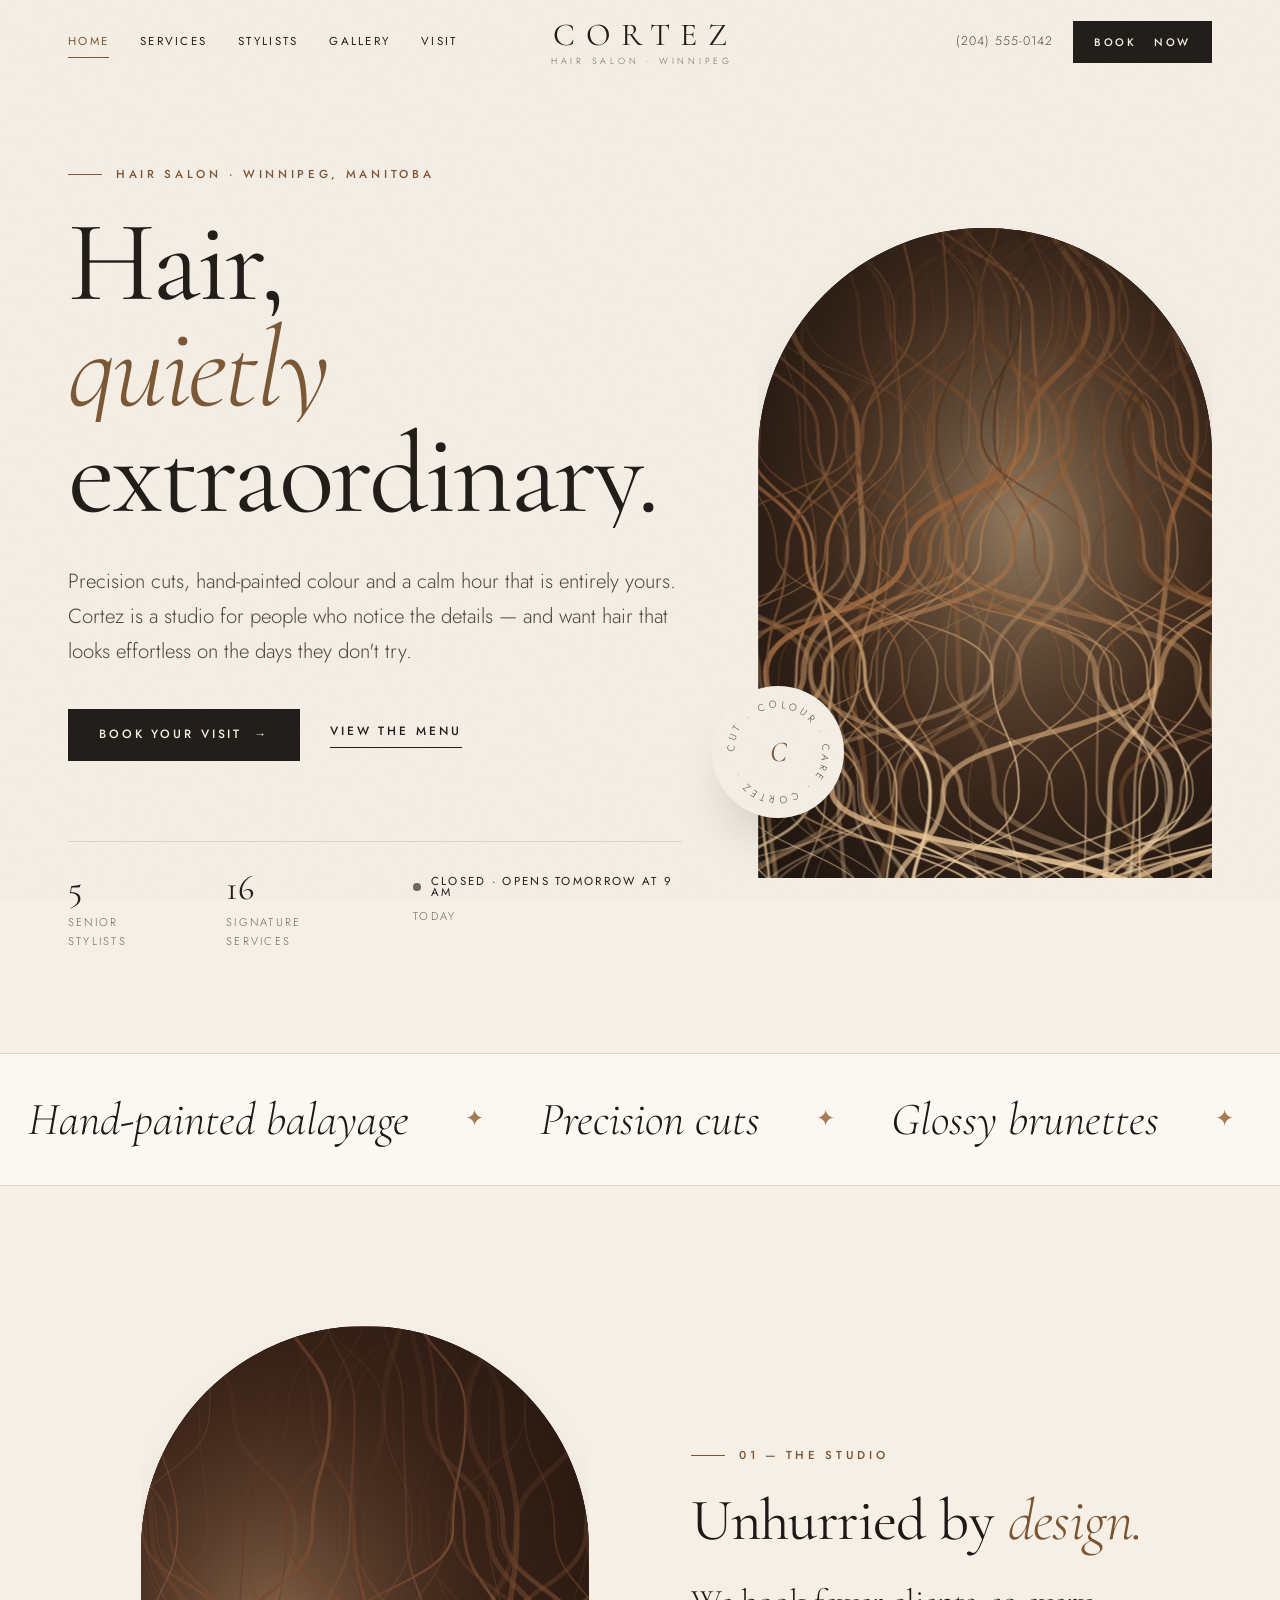
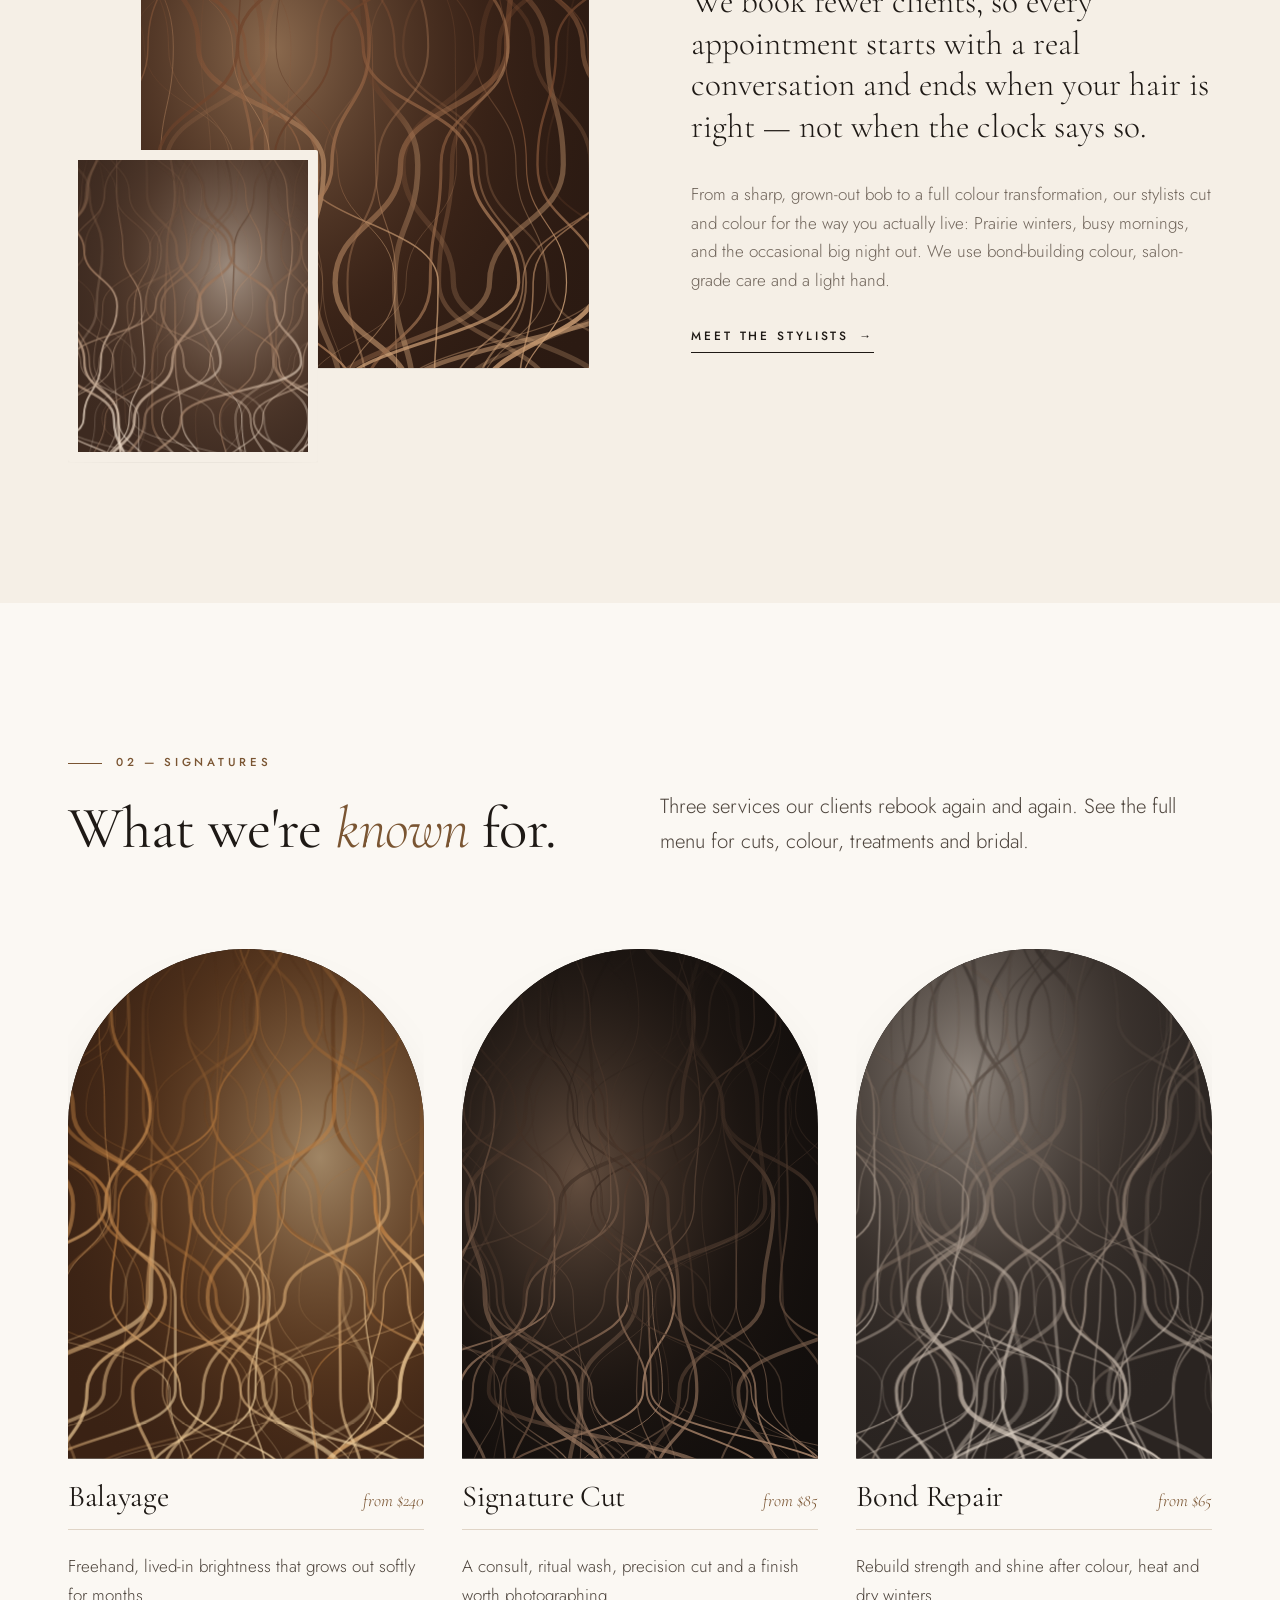
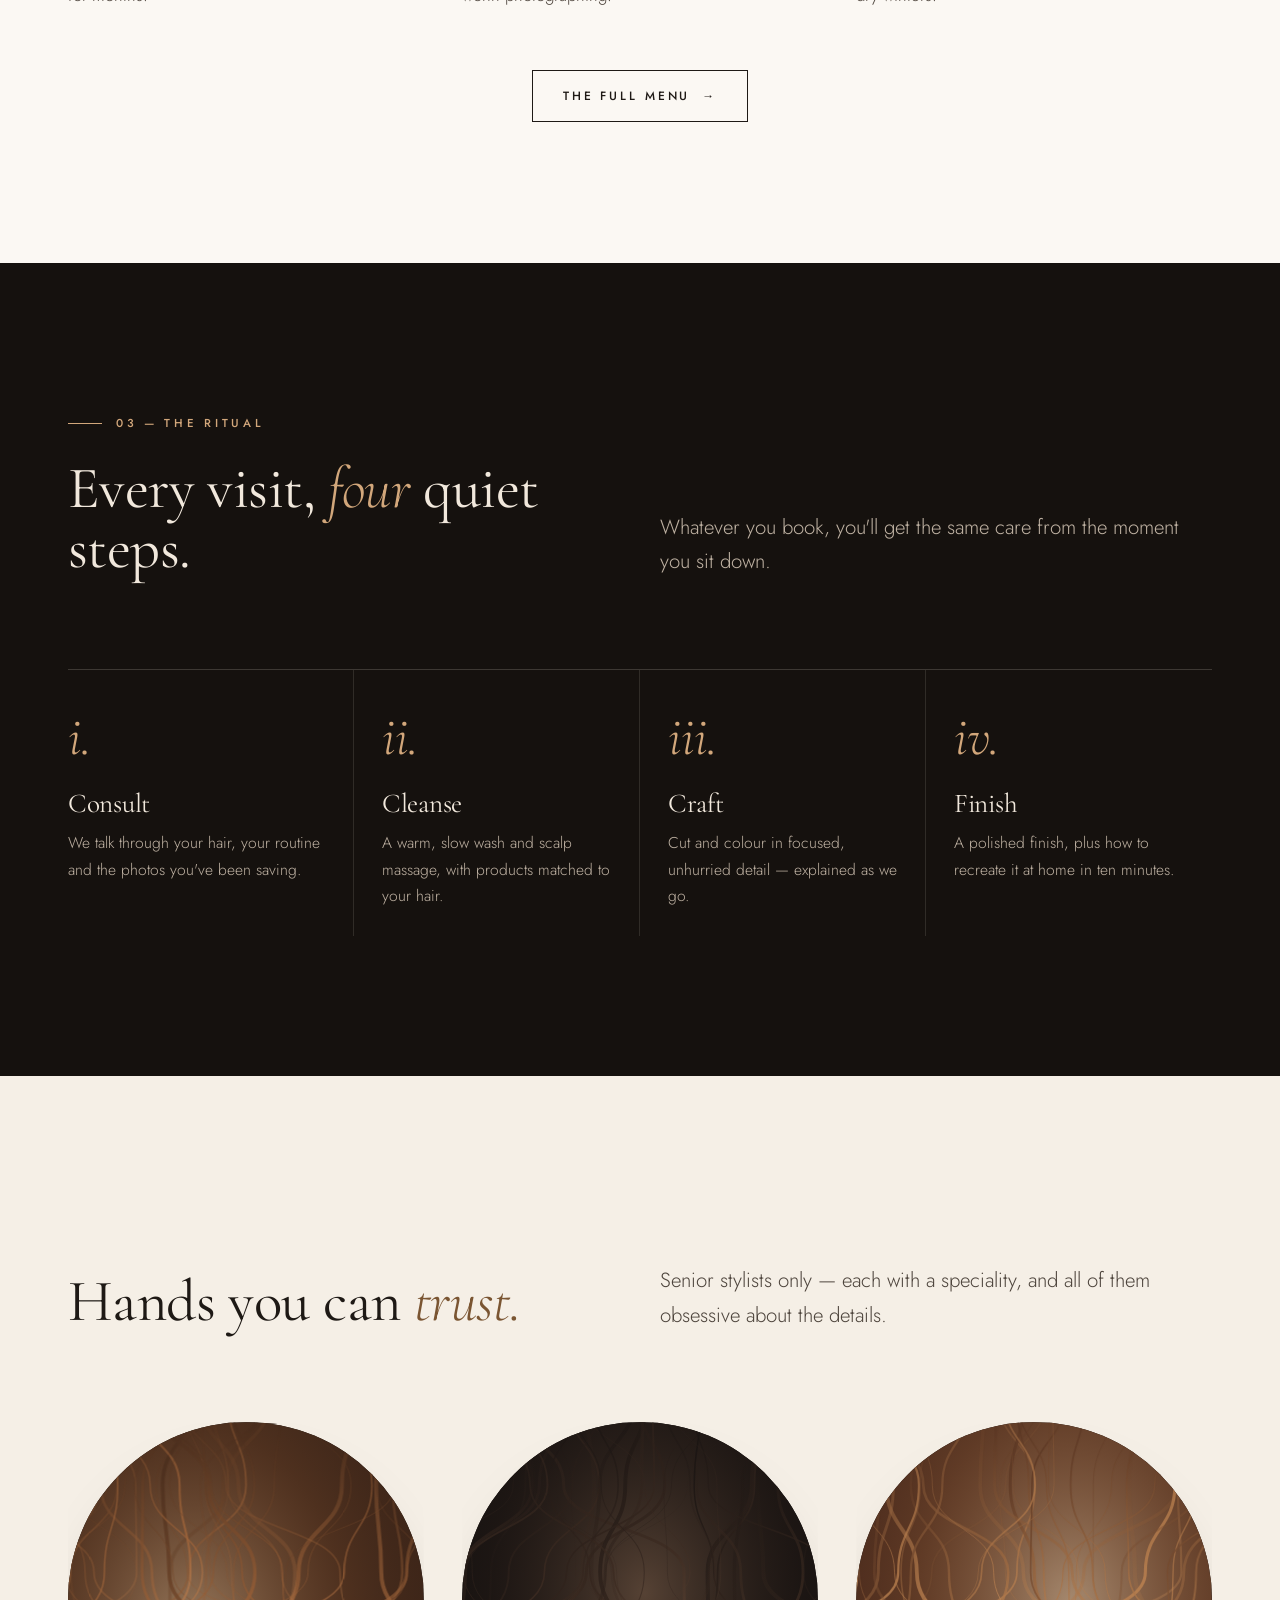
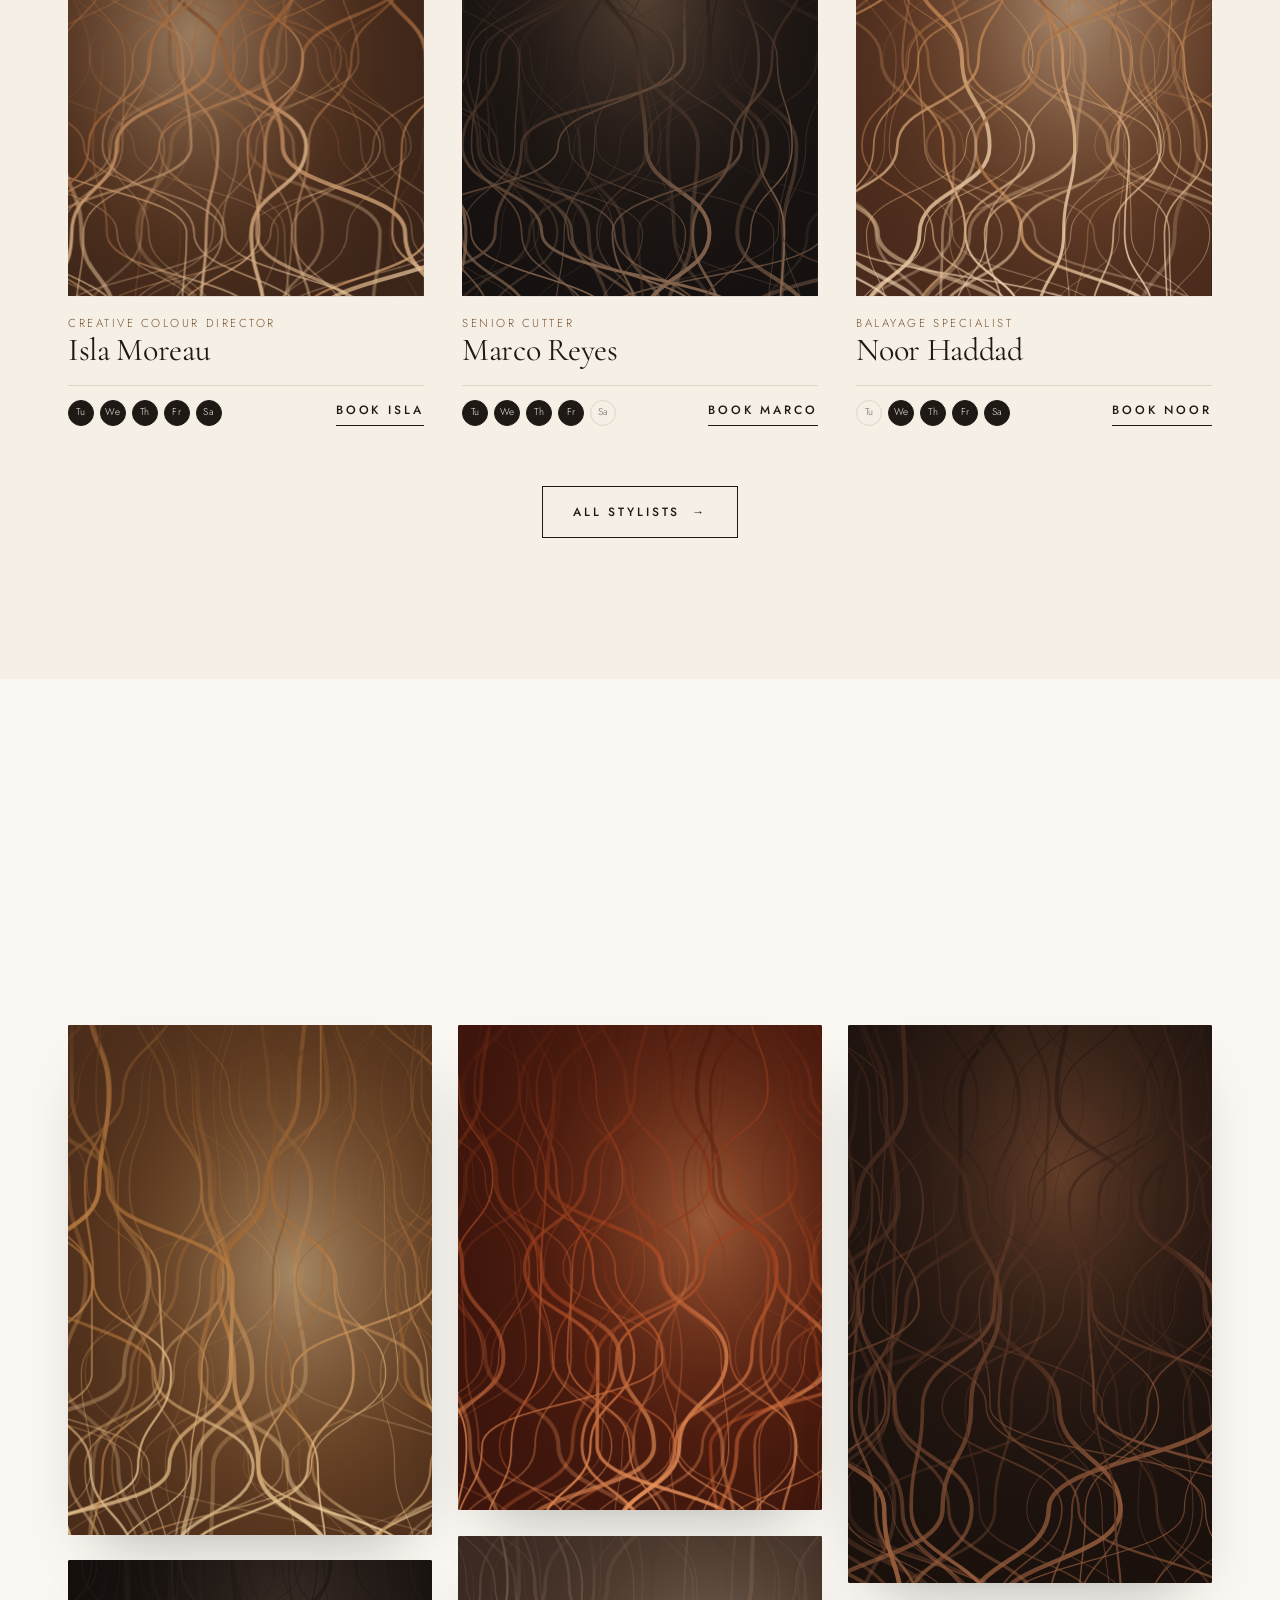
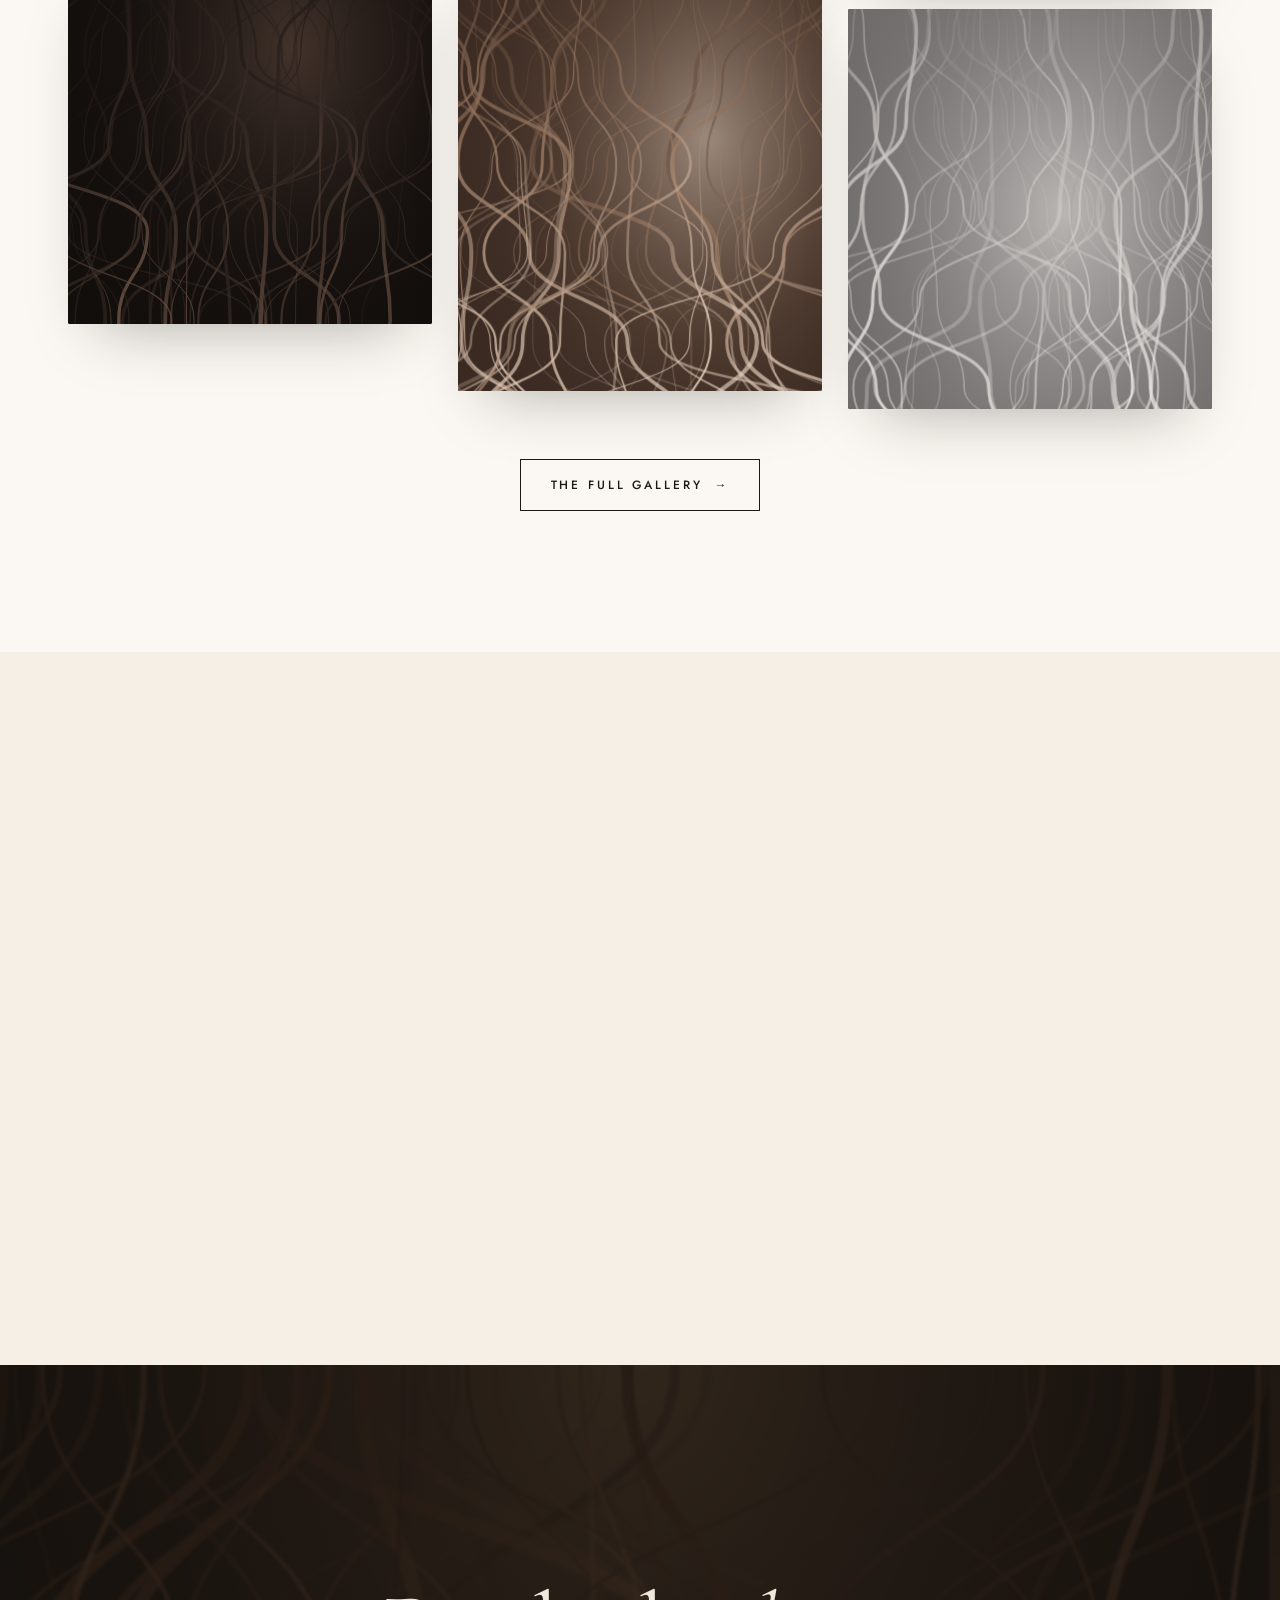
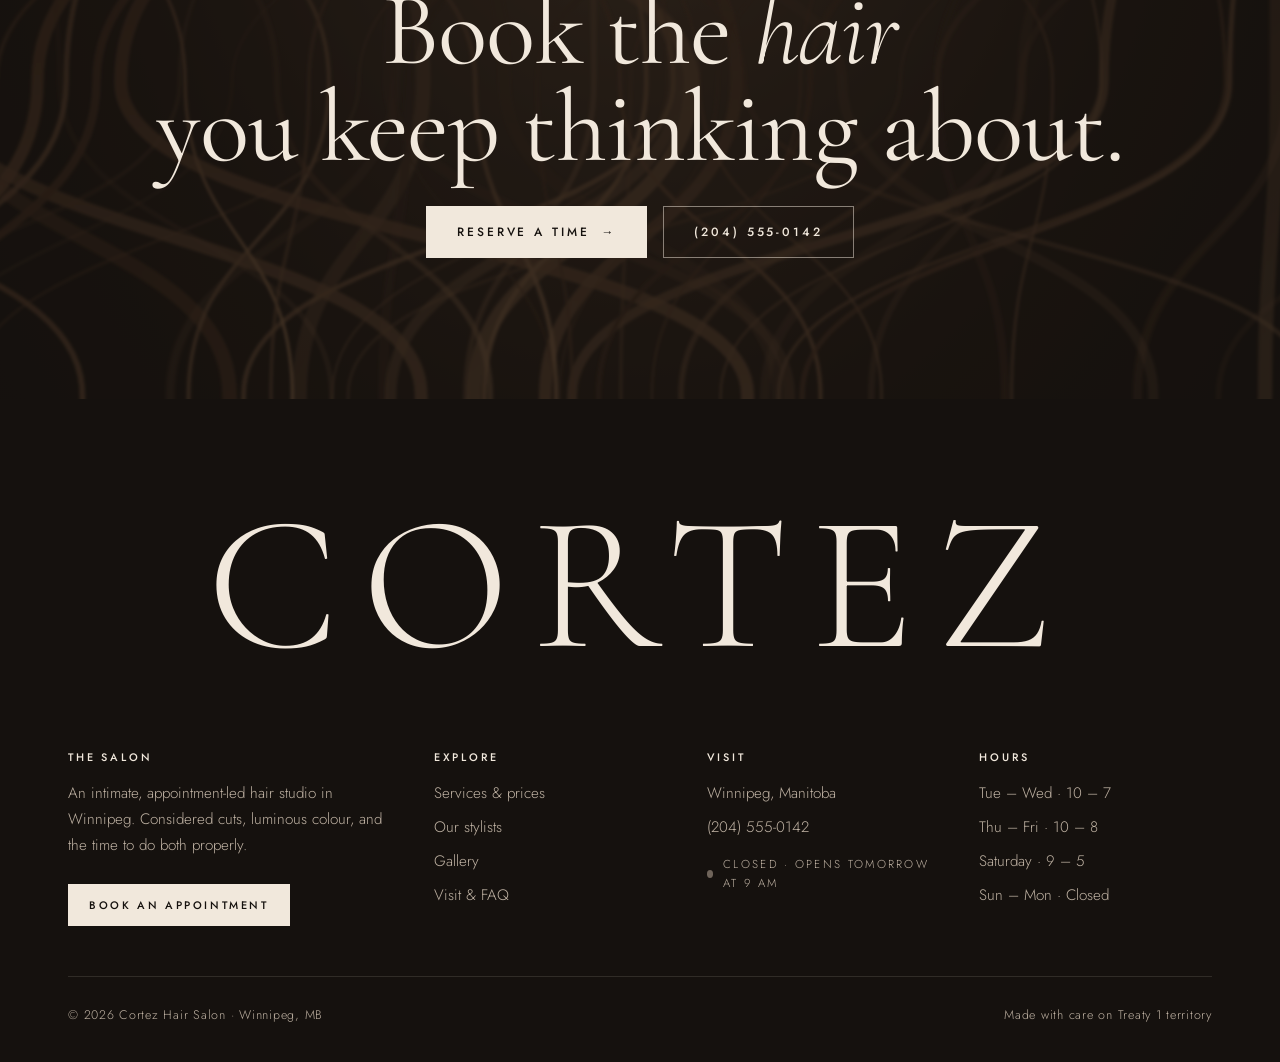
<file: projects/cortez-salon/index.html>
<!doctype html>
<html lang="en-CA">
<head>
<meta charset="utf-8">
<meta name="viewport" content="width=device-width, initial-scale=1">
<title>Cortez Hair Salon · Winnipeg — Cuts, Colour & Care</title>
<meta name="description" content="Cortez is an elegant, appointment-led hair salon in Winnipeg, Manitoba: precision cuts, hand-painted balayage, colour, treatments and bridal styling.">
<meta name="theme-color" content="#f5efe6">
<meta property="og:title" content="Cortez Hair Salon · Winnipeg — Cuts, Colour & Care">
<meta property="og:description" content="Cortez is an elegant, appointment-led hair salon in Winnipeg, Manitoba: precision cuts, hand-painted balayage, colour, treatments and bridal styling.">
<link rel="icon" href="data:image/svg+xml,%3Csvg xmlns='http://www.w3.org/2000/svg' viewBox='0 0 64 64'%3E%3Crect width='64' height='64' fill='%2315110e'/%3E%3Ctext x='50%25' y='56%25' text-anchor='middle' dominant-baseline='middle' font-family='Georgia,serif' font-style='italic' font-size='40' fill='%23d2a77b'%3EC%3C/text%3E%3C/svg%3E">
<link rel="preconnect" href="https://fonts.googleapis.com">
<link rel="preconnect" href="https://fonts.gstatic.com" crossorigin>
<link href="https://fonts.googleapis.com/css2?family=Cormorant+Garamond:ital,wght@0,300;0,400;0,500;1,300;1,400&family=Jost:wght@300;400;500&display=swap" rel="stylesheet">
<link rel="stylesheet" href="assets/css/styles.css">
</head>
<body data-page="index">
<a class="skip" href="#main">Skip to content</a>
<header class="hdr">
  <div class="wrap hdr__in">
    <button class="burger" type="button" aria-expanded="false" aria-controls="drawer" aria-label="Open menu"><span></span><span></span></button>
    <nav class="nav" aria-label="Main"><a href="index.html" data-nav="index">Home</a><a href="services.html" data-nav="services">Services</a><a href="team.html" data-nav="team">Stylists</a><a href="gallery.html" data-nav="gallery">Gallery</a><a href="contact.html" data-nav="contact">Visit</a></nav>
    <a class="brand" href="index.html" aria-label="Cortez Hair Salon, home"><span class="brand__name">CORTEZ</span><span class="brand__sub">Hair Salon · Winnipeg</span></a>
    <div class="hdr__right"><a class="hdr__phone" data-phone href="#"></a><a class="btn btn--sm" href="book.html">Book <span class="lbl-long">&nbsp;now</span></a></div>
  </div>
</header>
<div class="drawer" id="drawer" aria-hidden="true">
  <nav aria-label="Mobile"><a href="index.html" data-nav="index"><small>01</small>Home</a><a href="services.html" data-nav="services"><small>02</small>Services</a><a href="team.html" data-nav="team"><small>03</small>Stylists</a><a href="gallery.html" data-nav="gallery"><small>04</small>Gallery</a><a href="contact.html" data-nav="contact"><small>05</small>Visit</a><a href="book.html" data-nav="book"><small>06</small>Book</a></nav>
  <div class="drawer__foot"><span data-status class="status"></span><a data-phone href="#"></a><span>Winnipeg, Manitoba</span></div>
</div>
<main id="main">
<section class="hero">
  <div class="wrap hero__grid">
    <div>
      <span class="eyebrow rv">Hair Salon · Winnipeg, Manitoba</span>
      <h1 class="display"><span class="ln"><span>Hair,</span></span><span class="ln"><span><em>quietly</em></span></span><span class="ln"><span>extraordinary.</span></span></h1>
      <p class="lede rv rv-d2">Precision cuts, hand-painted colour and a calm hour that is entirely yours. Cortez is a studio for people who notice the details — and want hair that looks effortless on the days they don't try.</p>
      <div class="hero__cta rv rv-d3"><a class="btn" href="book.html">Book your visit <span class="arr" aria-hidden="true">→</span></a><a class="link" href="services.html">View the menu</a></div>
      <div class="hero__meta rv rv-d3">
        <div><strong>5</strong><span>Senior stylists</span></div>
        <div><strong>16</strong><span>Signature services</span></div>
        <div><strong data-status class="status" style="font-family:var(--sans);font-size:.72rem;margin:6px 0 0"></strong><span>Today</span></div>
      </div>
    </div>
    <div class="hero__art">
      <div class="arch rv-img" data-art data-palette="#1c120d,#9c6338,#f0cfa0" data-seed="hero-cortez" data-count="72" data-flow="1.2"><div class="arch__frame"></div></div>
      <div class="hero__badge" aria-hidden="true">
        <svg viewBox="0 0 100 100"><defs><path id="circ" d="M50 50 m-38 0 a38 38 0 1 1 76 0 a38 38 0 1 1 -76 0"/></defs><text font-size="8.6" letter-spacing="3.2" fill="#4d443c" font-family="Jost,sans-serif"><textPath href="#circ">CUT · COLOUR · CARE · CORTEZ · </textPath></text></svg>
        <b>C</b>
      </div>
    </div>
  </div>
</section>

<div class="marquee" aria-hidden="true"><div class="marquee__track">
  <span>Hand-painted balayage</span><span>Precision cuts</span><span>Glossy brunettes</span><span>Soft blondes</span><span>Curl & texture</span><span>Bridal styling</span><span>Bond repair</span><span>Hand-painted balayage</span><span>Precision cuts</span><span>Glossy brunettes</span><span>Soft blondes</span><span>Curl & texture</span><span>Bridal styling</span><span>Bond repair</span>
</div></div>

<section class="sec">
  <div class="wrap split">
    <div class="stack-art">
      <div class="arch rv-img" data-art data-palette="#2b1a12,#7b4c31,#d9ab7f" data-seed="studio" data-flow=".8"></div>
      <div class="arch arch--sq rv-img" data-art data-palette="#3d2a20,#a17a5e,#efe0cf" data-seed="detail" data-count="40"></div>
    </div>
    <div>
      <span class="eyebrow rv">01 — The studio</span>
      <h2 class="h2 rv rv-d1" style="margin-bottom:30px">Unhurried by <em>design.</em></h2>
      <p class="pull rv rv-d1">We book fewer clients, so every appointment starts with a real conversation and ends when your hair is right — not when the clock says so.</p>
      <p class="muted rv rv-d2">From a sharp, grown-out bob to a full colour transformation, our stylists cut and colour for the way you actually live: Prairie winters, busy mornings, and the occasional big night out. We use bond-building colour, salon-grade care and a light hand.</p>
      <a class="link rv rv-d3" href="team.html" style="margin-top:14px">Meet the stylists <span class="arr" aria-hidden="true">→</span></a>
    </div>
  </div>
</section>

<section class="sec sec--paper">
  <div class="wrap">
    <div class="sec-head"><div><span class="eyebrow rv">02 — Signatures</span><h2 class="h2 rv rv-d1">What we're <em>known</em> for.</h2></div><p class="lede rv rv-d2">Three services our clients rebook again and again. See the full menu for cuts, colour, treatments and bridal.</p></div>
    <div class="cards3">
      <a class="scard rv" href="book.html?service=balayage"><div class="arch rv-img" data-art data-palette="#3a2214,#b77a3f,#f3d6a6" data-seed="bal"><div class="arch__frame"></div></div><div class="scard__top"><h3>Balayage</h3><span class="num">from $240</span></div><p>Freehand, lived-in brightness that grows out softly for months.</p></a>
      <a class="scard rv rv-d1" href="book.html?service=signature-cut"><div class="arch rv-img" data-art data-palette="#120e0c,#4a362a,#a8846a" data-seed="cut"><div class="arch__frame"></div></div><div class="scard__top"><h3>Signature Cut</h3><span class="num">from $85</span></div><p>A consult, ritual wash, precision cut and a finish worth photographing.</p></a>
      <a class="scard rv rv-d2" href="book.html?service=bond"><div class="arch rv-img" data-art data-palette="#2a2421,#7c6c60,#e4d8cb" data-seed="bond"><div class="arch__frame"></div></div><div class="scard__top"><h3>Bond Repair</h3><span class="num">from $65</span></div><p>Rebuild strength and shine after colour, heat and dry winters.</p></a>
    </div>
    <div style="text-align:center;margin-top:60px" class="rv"><a class="btn btn--ghost" href="services.html">The full menu <span class="arr" aria-hidden="true">→</span></a></div>
  </div>
</section>

<section class="sec sec--noir">
  <div class="wrap">
    <div class="sec-head"><div><span class="eyebrow rv">03 — The ritual</span><h2 class="h2 rv rv-d1">Every visit, <em>four</em> quiet steps.</h2></div><p class="lede rv rv-d2">Whatever you book, you'll get the same care from the moment you sit down.</p></div>
    <div class="steps">
      <div class="step rv"><span class="num">i.</span><h3>Consult</h3><p>We talk through your hair, your routine and the photos you've been saving.</p></div>
      <div class="step rv rv-d1"><span class="num">ii.</span><h3>Cleanse</h3><p>A warm, slow wash and scalp massage, with products matched to your hair.</p></div>
      <div class="step rv rv-d2"><span class="num">iii.</span><h3>Craft</h3><p>Cut and colour in focused, unhurried detail — explained as we go.</p></div>
      <div class="step rv rv-d3"><span class="num">iv.</span><h3>Finish</h3><p>A polished finish, plus how to recreate it at home in ten minutes.</p></div>
    </div>
  </div>
</section>

<section class="sec">
  <div class="wrap">
    <div class="sec-head"><div><span class="eyebrow rv">04 — The team</span><h2 class="h2 rv rv-d1">Hands you can <em>trust.</em></h2></div><p class="lede rv rv-d2">Senior stylists only — each with a speciality, and all of them obsessive about the details.</p></div>
    <div class="team" id="team"></div>
    <div style="text-align:center;margin-top:60px" class="rv"><a class="btn btn--ghost" href="team.html">All stylists <span class="arr" aria-hidden="true">→</span></a></div>
  </div>
</section>

<section class="sec sec--paper">
  <div class="wrap">
    <div class="sec-head"><div><span class="eyebrow rv">05 — Recent work</span><h2 class="h2 rv rv-d1">Colour, <em>shape</em>, texture.</h2></div><p class="lede rv rv-d2">A few looks from the chair. Tap any to see the details — or book the one you love.</p></div>
    <div class="masonry" id="gallery" data-limit="6"></div>
    <div style="text-align:center;margin-top:50px" class="rv"><a class="btn btn--ghost" href="gallery.html">The full gallery <span class="arr" aria-hidden="true">→</span></a></div>
  </div>
</section>

<section class="sec">
  <div class="wrap visit">
    <div>
      <span class="eyebrow rv">06 — Visit</span>
      <h2 class="h2 rv rv-d1" style="margin-bottom:24px">Find us in <em>Winnipeg.</em></h2>
      <span data-status class="status rv"></span>
      <p class="lede rv rv-d2">Appointments recommended — walk-ins welcome when a chair is free. Call ahead and we'll tell you.</p>
      <div class="rv rv-d3" style="display:flex;gap:16px;flex-wrap:wrap;margin-top:20px"><a class="btn" href="contact.html">Directions &amp; FAQ <span class="arr" aria-hidden="true">→</span></a><a class="btn btn--ghost" data-phone href="#"></a></div>
    </div>
    <table class="hours rv rv-d2" data-hours></table>
  </div>
</section>
<section class="sec sec--noir cta">
  <div class="art" data-art data-palette="#15110e,#5a3a26,#c99a6b" data-seed="cta" data-count="60" data-flow="1.6"></div>
  <div class="wrap cta__in">
    <span class="eyebrow rv">Your chair is waiting</span>
    <h2 class="rv rv-d1">Book the <em>hair</em><br>you keep thinking about.</h2>
    <div class="rv rv-d2" style="display:flex;gap:16px;flex-wrap:wrap;justify-content:center"><a class="btn btn--light" href="book.html">Reserve a time <span class="arr" aria-hidden="true">→</span></a><a class="btn btn--ghost" style="--fg:var(--on-noir);border-color:rgba(241,232,220,.5)" data-phone href="#"></a></div>
  </div>
</section><dialog class="lightbox" id="lightbox" aria-label="Gallery look">
  <button class="icon-btn lightbox__close" type="button" data-lb-close aria-label="Close"><svg width="16" height="16" viewBox="0 0 16 16" stroke="currentColor" fill="none"><path d="M2 2l12 12M14 2L2 14"/></svg></button>
  <div class="lightbox__in">
    <div class="lightbox__art"></div>
    <div class="lightbox__txt">
      <span class="eyebrow" data-lb-cat></span>
      <h2></h2>
      <p data-lb-note></p>
      <a class="btn btn--light" data-lb-book href="book.html">Book this look <span class="arr" aria-hidden="true">→</span></a>
      <div class="lightbox__nav"><button class="icon-btn" type="button" data-lb-prev aria-label="Previous look">←</button><button class="icon-btn" type="button" data-lb-next aria-label="Next look">→</button></div>
    </div>
  </div>
</dialog>
</main>
<footer class="ftr">
  <div class="wrap">
    <p class="ftr__big" aria-hidden="true">CORTEZ</p>
    <div class="ftr__grid">
      <div>
        <h4>The salon</h4>
        <p style="max-width:22em">An intimate, appointment-led hair studio in Winnipeg. Considered cuts, luminous colour, and the time to do both properly.</p>
        <a class="btn btn--light btn--sm" href="book.html" style="margin-top:10px">Book an appointment</a>
      </div>
      <div><h4>Explore</h4><ul><li><a href="services.html">Services &amp; prices</a></li><li><a href="team.html">Our stylists</a></li><li><a href="gallery.html">Gallery</a></li><li><a href="contact.html">Visit &amp; FAQ</a></li></ul></div>
      <div><h4>Visit</h4><ul><li>Winnipeg, Manitoba</li><li><a data-phone href="#"></a></li><li><span data-status class="status" style="margin:6px 0 0"></span></li></ul></div>
      <div><h4>Hours</h4><ul><li>Tue – Wed · 10 – 7</li><li>Thu – Fri · 10 – 8</li><li>Saturday · 9 – 5</li><li>Sun – Mon · Closed</li></ul></div>
    </div>
    <div class="ftr__bottom"><span>© <span data-year></span> Cortez Hair Salon · Winnipeg, MB</span><span>Made with care on Treaty 1 territory</span></div>
  </div>
</footer>
<script src="assets/js/data.js"></script>
<script src="assets/js/main.js"></script>
</body>
</html>
</file>
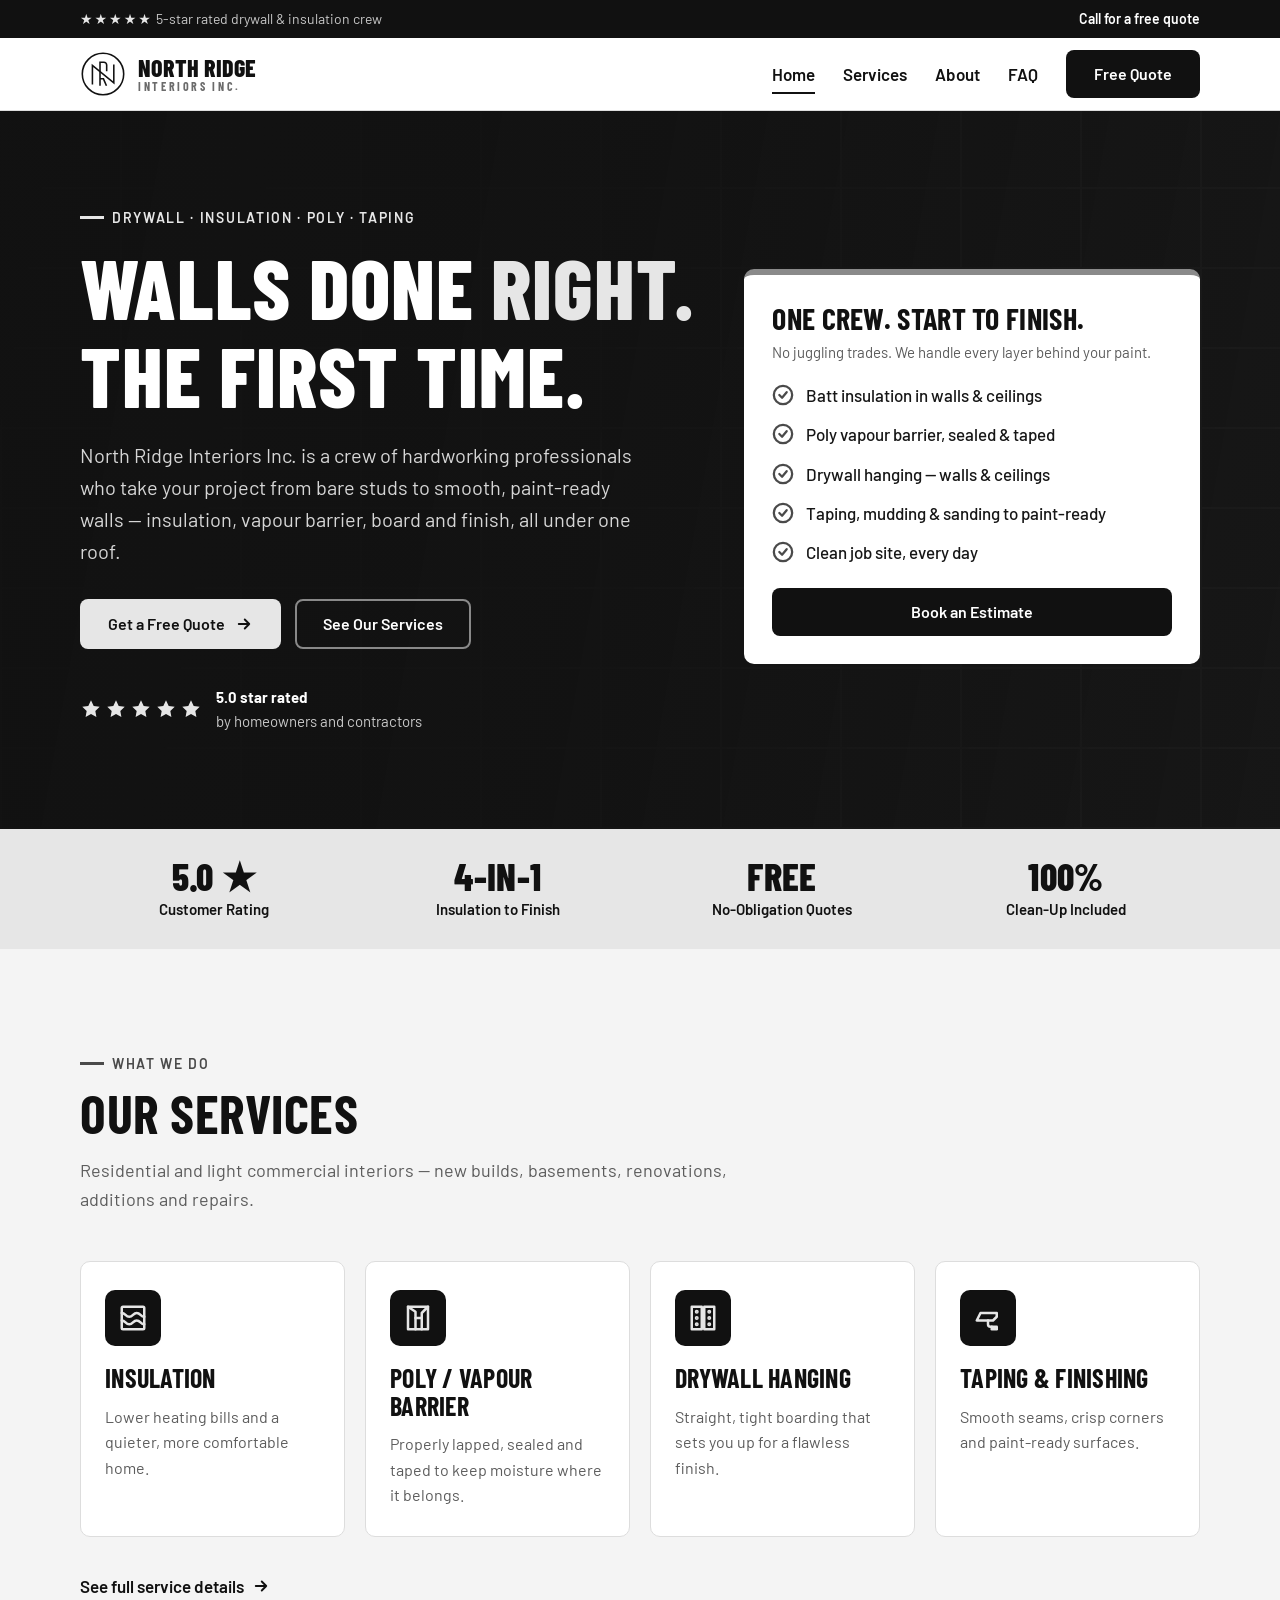
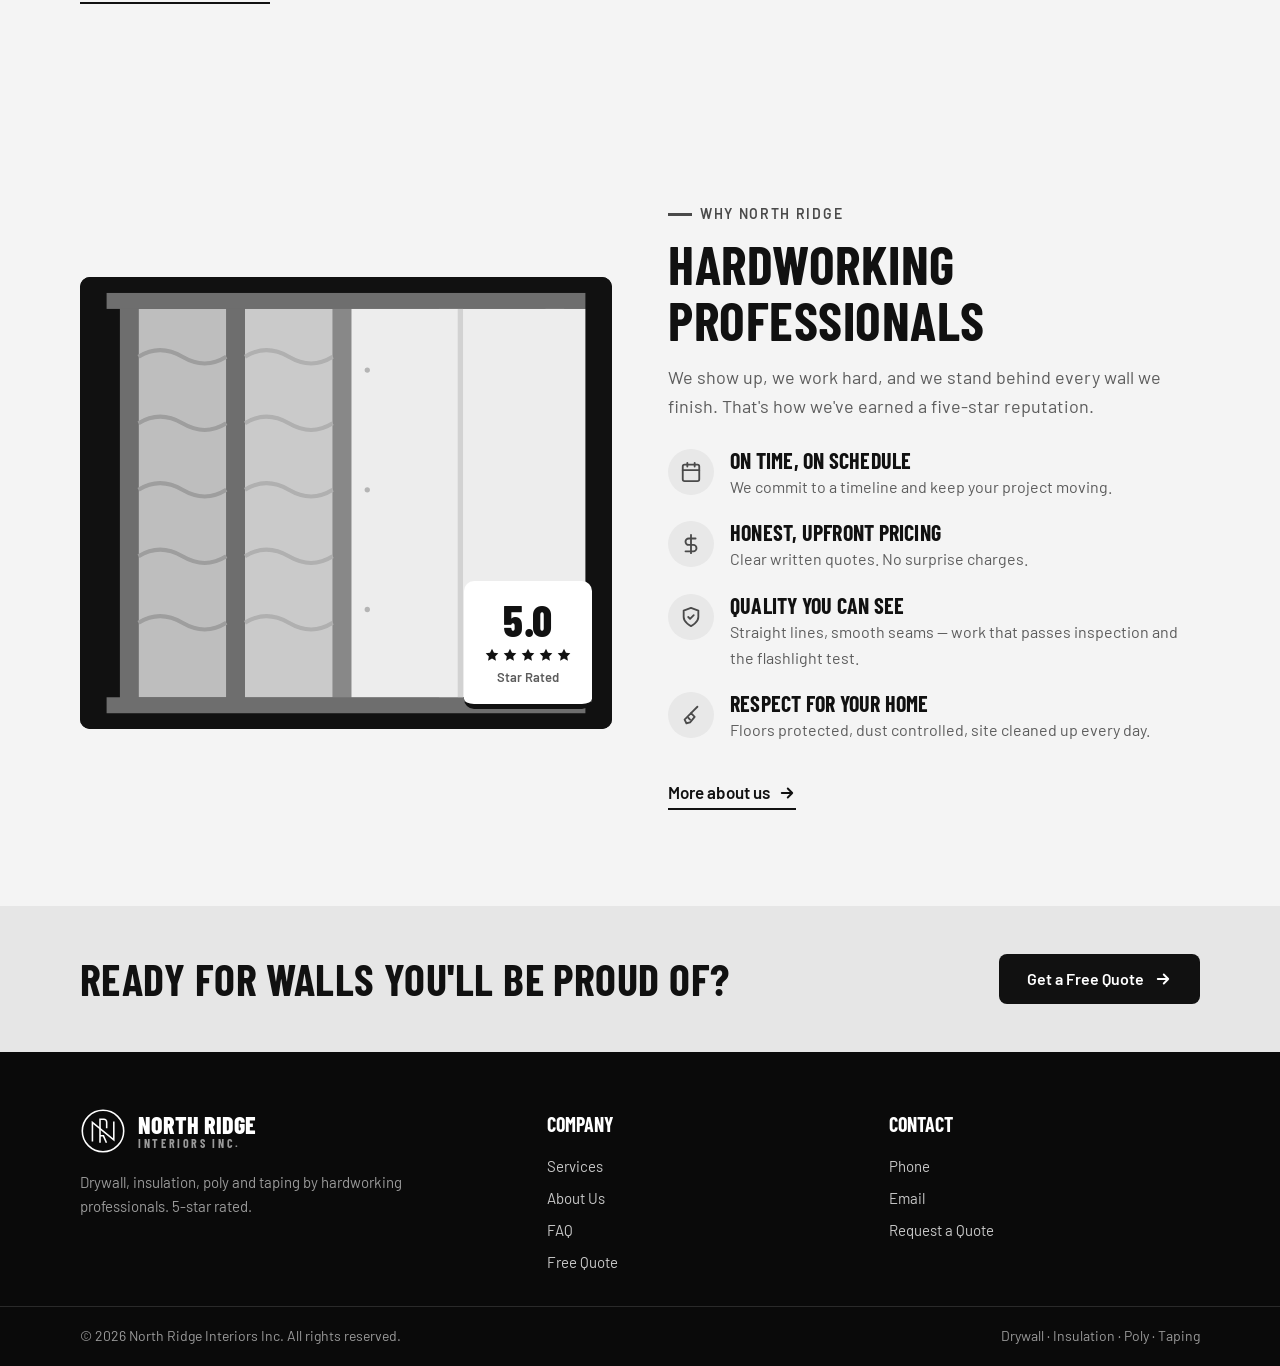
<file: projects/northridge-interiors/index.html>
<!doctype html>
<html lang="en">
<head>
<meta charset="utf-8">
<meta name="viewport" content="width=device-width, initial-scale=1">
<title>North Ridge Interiors Inc. | Drywall, Insulation, Poly &amp; Taping</title>
<meta name="description" content="North Ridge Interiors Inc. — hardworking drywall professionals. Insulation, vapour barrier (poly), drywall hanging, taping and finishing. 5-star rated. Free quotes.">
<link rel="preconnect" href="https://fonts.googleapis.com">
<link rel="preconnect" href="https://fonts.gstatic.com" crossorigin>
<link href="https://fonts.googleapis.com/css2?family=Barlow+Condensed:wght@600;700;800&family=Barlow:wght@400;500;600&display=swap" rel="stylesheet">
<link rel="icon" href="data:image/svg+xml,%3Csvg xmlns='http://www.w3.org/2000/svg' viewBox='-50 -50 100 100'%3E%3Ccircle r='50' fill='%23111111'/%3E%3Cg fill='none' stroke='%23FFFFFF' stroke-width='6'%3E%3Ccircle r='42'/%3E%3Cpath d='M-23 21V-18.5L23.5 19.5V-19'/%3E%3Cpath d='M-6.5 25.5V-25.5H2a6 6 0 0 1 6 6V-6'/%3E%3Cpath d='M-6.5 10.5H1L7.5 25.5'/%3E%3C/g%3E%3C/svg%3E">
<link rel="stylesheet" href="styles.css">
</head>
<body>

<svg width="0" height="0" style="position:absolute" aria-hidden="true">
  <defs>
    <symbol id="i-logo" viewBox="-50 -50 100 100"><g fill="none" stroke="currentColor" stroke-width="3.4" stroke-linejoin="miter"><circle cx="0" cy="0" r="45"/><path d="M-23 21V-18.5L23.5 19.5V-19" stroke-linecap="square"/><path d="M-6.5 25.5V-25.5H2a6 6 0 0 1 6 6V-6"/><path d="M-6.5 10.5H1L7.5 25.5"/></g></symbol>
    <symbol id="i-star" viewBox="0 0 24 24"><path d="M12 2.5l2.94 6.1 6.56.9-4.78 4.6 1.17 6.5L12 17.4l-5.89 3.2 1.17-6.5L2.5 9.5l6.56-.9z"/></symbol>
    <symbol id="i-phone" viewBox="0 0 24 24" fill="none" stroke="currentColor" stroke-width="2" stroke-linecap="round" stroke-linejoin="round"><path d="M22 16.9v3a2 2 0 0 1-2.2 2 19.8 19.8 0 0 1-8.6-3.1 19.5 19.5 0 0 1-6-6A19.8 19.8 0 0 1 2.1 4.2 2 2 0 0 1 4.1 2h3a2 2 0 0 1 2 1.7c.1 1 .4 1.9.7 2.8a2 2 0 0 1-.5 2.1L8 9.9a16 16 0 0 0 6 6l1.3-1.3a2 2 0 0 1 2.1-.4c.9.3 1.8.6 2.8.7a2 2 0 0 1 1.7 2z"/></symbol>
    <symbol id="i-mail" viewBox="0 0 24 24" fill="none" stroke="currentColor" stroke-width="2" stroke-linecap="round" stroke-linejoin="round"><rect x="2" y="4" width="20" height="16" rx="2"/><path d="m22 7-10 6L2 7"/></symbol>
    <symbol id="i-pin" viewBox="0 0 24 24" fill="none" stroke="currentColor" stroke-width="2" stroke-linecap="round" stroke-linejoin="round"><path d="M20 10c0 6-8 12-8 12s-8-6-8-12a8 8 0 0 1 16 0z"/><circle cx="12" cy="10" r="3"/></symbol>
    <symbol id="i-clock" viewBox="0 0 24 24" fill="none" stroke="currentColor" stroke-width="2" stroke-linecap="round" stroke-linejoin="round"><circle cx="12" cy="12" r="10"/><path d="M12 6v6l4 2"/></symbol>
    <symbol id="i-check" viewBox="0 0 24 24" fill="none" stroke="currentColor" stroke-width="2.5" stroke-linecap="round" stroke-linejoin="round"><circle cx="12" cy="12" r="10"/><path d="m8 12 3 3 5-6"/></symbol>
    <symbol id="i-arrow" viewBox="0 0 24 24" fill="none" stroke="currentColor" stroke-width="2.5" stroke-linecap="round" stroke-linejoin="round"><path d="M5 12h14M13 6l6 6-6 6"/></symbol>
    <symbol id="i-insulation" viewBox="0 0 24 24" fill="none" stroke="currentColor" stroke-width="2" stroke-linecap="round" stroke-linejoin="round"><rect x="3" y="3" width="18" height="18" rx="1"/><path d="M3 8c3 0 3 3 6 3s3-3 6-3 3 3 6 3M3 14c3 0 3 3 6 3s3-3 6-3 3 3 6 3"/></symbol>
    <symbol id="i-poly" viewBox="0 0 24 24" fill="none" stroke="currentColor" stroke-width="2" stroke-linecap="round" stroke-linejoin="round"><path d="M4 3h16v18H4z"/><path d="M4 3l6 4v14M20 3l-5 5v13"/><path d="M10 12h5"/></symbol>
    <symbol id="i-board" viewBox="0 0 24 24" fill="none" stroke="currentColor" stroke-width="2" stroke-linecap="round" stroke-linejoin="round"><rect x="3" y="3" width="8" height="18"/><rect x="13" y="3" width="8" height="18"/><circle cx="7" cy="7" r=".6" fill="currentColor"/><circle cx="7" cy="12" r=".6" fill="currentColor"/><circle cx="7" cy="17" r=".6" fill="currentColor"/><circle cx="17" cy="7" r=".6" fill="currentColor"/><circle cx="17" cy="12" r=".6" fill="currentColor"/><circle cx="17" cy="17" r=".6" fill="currentColor"/></symbol>
    <symbol id="i-trowel" viewBox="0 0 24 24" fill="none" stroke="currentColor" stroke-width="2" stroke-linecap="round" stroke-linejoin="round"><path d="M3 14h13l3-3V8H6z"/><path d="M12 14v3a2 2 0 0 0 2 2h1"/><path d="M15 19h4v2h-4z"/></symbol>
    <symbol id="i-shield" viewBox="0 0 24 24" fill="none" stroke="currentColor" stroke-width="2" stroke-linecap="round" stroke-linejoin="round"><path d="M12 22s8-4 8-10V5l-8-3-8 3v7c0 6 8 10 8 10z"/><path d="m9 12 2 2 4-4"/></symbol>
    <symbol id="i-calendar" viewBox="0 0 24 24" fill="none" stroke="currentColor" stroke-width="2" stroke-linecap="round" stroke-linejoin="round"><rect x="3" y="4" width="18" height="18" rx="2"/><path d="M16 2v4M8 2v4M3 10h18"/></symbol>
    <symbol id="i-broom" viewBox="0 0 24 24" fill="none" stroke="currentColor" stroke-width="2" stroke-linecap="round" stroke-linejoin="round"><path d="m19 3-7 7"/><path d="M12 10 5 17l2 4 4-1 5-6z"/><path d="m9 15 2 2"/></symbol>
    <symbol id="i-dollar" viewBox="0 0 24 24" fill="none" stroke="currentColor" stroke-width="2" stroke-linecap="round" stroke-linejoin="round"><path d="M12 2v20M17 6H9.5a3.5 3.5 0 0 0 0 7h5a3.5 3.5 0 0 1 0 7H6"/></symbol>
  </defs>
</svg>

<div class="topbar">
  <div class="wrap">
    <span><span class="stars-inline" aria-hidden="true">★★★★★</span> <span class="hide-sm">5-star rated drywall &amp; insulation crew</span><span class="sr-only" style="position:absolute;left:-9999px">Rated 5 out of 5 stars</span></span>
    <span><a href="tel:" data-phone-link><span data-phone>Call for a free quote</span></a></span>
  </div>
</div>

<header class="nav">
  <div class="wrap">
    <a href="index.html" class="logo" aria-label="North Ridge Interiors Inc. home">
      <span class="logo-fallback"><svg class="logo-mark" aria-hidden="true"><use href="#i-logo"/></svg><span class="logo-text">North Ridge<small>Interiors Inc.</small></span></span>
    </a>
    <nav aria-label="Main">
      <button class="menu-btn" aria-label="Open menu" aria-expanded="false" aria-controls="nav-list">
        <svg viewBox="0 0 24 24" fill="none" stroke="currentColor" stroke-width="2.5" stroke-linecap="round"><path d="M3 6h18M3 12h18M3 18h18"/></svg>
      </button>
      <ul id="nav-list">
        <li><a class="link" href="index.html" aria-current="page">Home</a></li>
        <li><a class="link" href="services.html">Services</a></li>
        <li><a class="link" href="about.html">About</a></li>
        <li><a class="link" href="faq.html">FAQ</a></li>
        <li><a class="btn btn-primary" href="contact.html">Free Quote</a></li>
      </ul>
    </nav>
  </div>
</header>

<main id="top">
  <section class="hero">
    <div class="wrap">
      <div>
        <p class="eyebrow" style="color:var(--orange)">Drywall · Insulation · Poly · Taping</p>
        <h1 style="margin-top:14px">Walls done <span>right.</span><br>The first time.</h1>
        <p class="lead">North Ridge Interiors Inc. is a crew of hardworking professionals who take your project from bare studs to smooth, paint-ready walls — insulation, vapour barrier, board and finish, all under one roof.</p>
        <div class="ctas">
          <a href="contact.html" class="btn btn-primary">Get a Free Quote <svg aria-hidden="true"><use href="#i-arrow"/></svg></a>
          <a href="services.html" class="btn btn-ghost">See Our Services</a>
        </div>
        <div class="rating">
          <div class="stars" aria-hidden="true">
            <svg><use href="#i-star"/></svg><svg><use href="#i-star"/></svg><svg><use href="#i-star"/></svg><svg><use href="#i-star"/></svg><svg><use href="#i-star"/></svg>
          </div>
          <p><strong>5.0 star rated</strong><br>by homeowners and contractors</p>
        </div>
      </div>
      <aside class="hero-card" aria-label="What's included">
        <h2>One crew. Start to finish.</h2>
        <p>No juggling trades. We handle every layer behind your paint.</p>
        <ul class="checklist">
          <li><svg aria-hidden="true"><use href="#i-check"/></svg>Batt insulation in walls &amp; ceilings</li>
          <li><svg aria-hidden="true"><use href="#i-check"/></svg>Poly vapour barrier, sealed &amp; taped</li>
          <li><svg aria-hidden="true"><use href="#i-check"/></svg>Drywall hanging — walls &amp; ceilings</li>
          <li><svg aria-hidden="true"><use href="#i-check"/></svg>Taping, mudding &amp; sanding to paint-ready</li>
          <li><svg aria-hidden="true"><use href="#i-check"/></svg>Clean job site, every day</li>
        </ul>
        <a href="contact.html" class="btn btn-primary">Book an Estimate</a>
      </aside>
    </div>
  </section>

  <div class="stats" aria-label="Highlights">
    <div class="wrap">
      <div class="stat"><div class="display">5.0 ★</div><p>Customer Rating</p></div>
      <div class="stat"><div class="display">4-in-1</div><p>Insulation to Finish</p></div>
      <div class="stat"><div class="display">Free</div><p>No-Obligation Quotes</p></div>
      <div class="stat"><div class="display">100%</div><p>Clean-Up Included</p></div>
    </div>
  </div>

  <section class="block" id="services">
    <div class="wrap">
      <div class="section-head reveal">
        <span class="eyebrow">What we do</span>
        <h2>Our Services</h2>
        <p>Residential and light commercial interiors — new builds, basements, renovations, additions and repairs.</p>
      </div>
      <div class="services">
        <article class="service reveal">
          <div class="icon"><svg aria-hidden="true"><use href="#i-insulation"/></svg></div>
          <h3>Insulation</h3>
          <p>Lower heating bills and a quieter, more comfortable home.</p>
        </article>
        <article class="service reveal">
          <div class="icon"><svg aria-hidden="true"><use href="#i-poly"/></svg></div>
          <h3>Poly / Vapour Barrier</h3>
          <p>Properly lapped, sealed and taped to keep moisture where it belongs.</p>
        </article>
        <article class="service reveal">
          <div class="icon"><svg aria-hidden="true"><use href="#i-board"/></svg></div>
          <h3>Drywall Hanging</h3>
          <p>Straight, tight boarding that sets you up for a flawless finish.</p>
        </article>
        <article class="service reveal">
          <div class="icon"><svg aria-hidden="true"><use href="#i-trowel"/></svg></div>
          <h3>Taping &amp; Finishing</h3>
          <p>Smooth seams, crisp corners and paint-ready surfaces.</p>
        </article>
      </div>
      <a class="more-link" href="services.html">See full service details <svg aria-hidden="true"><use href="#i-arrow"/></svg></a>
    </div>
  </section>

  <section class="block" id="why">
    <div class="wrap why">
      <div class="why-visual reveal" aria-hidden="true">
        <svg viewBox="0 0 400 340" preserveAspectRatio="xMidYMid slice">
          <rect width="400" height="340" fill="#111111"/>
          <!-- studs -->
          <g fill="#6E6E6E">
            <rect x="30" y="20" width="14" height="300"/><rect x="110" y="20" width="14" height="300"/>
            <rect x="190" y="20" width="14" height="300"/><rect x="270" y="20" width="14" height="300"/>
            <rect x="350" y="20" width="14" height="300"/>
            <rect x="20" y="12" width="360" height="12"/><rect x="20" y="316" width="360" height="12"/>
          </g>
          <!-- insulation -->
          <g fill="#BEBEBE">
            <rect x="44" y="24" width="66" height="292"/><rect x="124" y="24" width="66" height="292"/>
          </g>
          <g stroke="#9E9E9E" stroke-width="3" fill="none">
            <path d="M44 60q16-10 33 0t33 0M44 110q16-10 33 0t33 0M44 160q16-10 33 0t33 0M44 210q16-10 33 0t33 0M44 260q16-10 33 0t33 0"/>
            <path d="M124 60q16-10 33 0t33 0M124 110q16-10 33 0t33 0M124 160q16-10 33 0t33 0M124 210q16-10 33 0t33 0M124 260q16-10 33 0t33 0"/>
          </g>
          <!-- poly -->
          <rect x="124" y="24" width="146" height="292" fill="#FFFFFF" opacity=".18"/>
          <!-- drywall -->
          <rect x="204" y="24" width="176" height="292" fill="#EDEDED"/>
          <rect x="284" y="24" width="4" height="292" fill="#D2D2D2"/>
          <g fill="#B5B5B5"><circle cx="216" cy="70" r="2"/><circle cx="216" cy="160" r="2"/><circle cx="216" cy="250" r="2"/></g>
        </svg>
        <div class="badge-5">
          <div class="display">5.0</div>
          <div class="stars"><svg><use href="#i-star"/></svg><svg><use href="#i-star"/></svg><svg><use href="#i-star"/></svg><svg><use href="#i-star"/></svg><svg><use href="#i-star"/></svg></div>
          <p>Star Rated</p>
        </div>
      </div>
      <div class="reveal">
        <span class="eyebrow">Why North Ridge</span>
        <h2 class="display" style="font-size:clamp(36px,5vw,54px);color:var(--navy);margin-top:10px">Hardworking Professionals</h2>
        <p style="color:var(--muted);margin-top:14px;font-size:18px">We show up, we work hard, and we stand behind every wall we finish. That's how we've earned a five-star reputation.</p>
        <div class="values">
          <div class="value"><div class="icon"><svg aria-hidden="true"><use href="#i-calendar"/></svg></div><div><h3>On Time, On Schedule</h3><p>We commit to a timeline and keep your project moving.</p></div></div>
          <div class="value"><div class="icon"><svg aria-hidden="true"><use href="#i-dollar"/></svg></div><div><h3>Honest, Upfront Pricing</h3><p>Clear written quotes. No surprise charges.</p></div></div>
          <div class="value"><div class="icon"><svg aria-hidden="true"><use href="#i-shield"/></svg></div><div><h3>Quality You Can See</h3><p>Straight lines, smooth seams — work that passes inspection and the flashlight test.</p></div></div>
          <div class="value"><div class="icon"><svg aria-hidden="true"><use href="#i-broom"/></svg></div><div><h3>Respect for Your Home</h3><p>Floors protected, dust controlled, site cleaned up every day.</p></div></div>
        </div>
        <a class="more-link" href="about.html">More about us <svg aria-hidden="true"><use href="#i-arrow"/></svg></a>
      </div>
    </div>
  </section>

  <section class="cta-band">
    <div class="wrap">
      <h2>Ready for walls you'll be proud of?</h2>
      <a href="contact.html" class="btn">Get a Free Quote <svg aria-hidden="true"><use href="#i-arrow"/></svg></a>
    </div>
  </section>
</main>

<footer>
  <div class="wrap">
    <div>
      <a href="index.html" class="logo" aria-label="North Ridge Interiors Inc. home">
        <span class="logo-fallback"><svg class="logo-mark" aria-hidden="true"><use href="#i-logo"/></svg><span class="logo-text">North Ridge<small>Interiors Inc.</small></span></span>
      </a>
      <p style="margin-top:16px;max-width:340px">Drywall, insulation, poly and taping by hardworking professionals. 5-star rated.</p>
    </div>
    <div>
      <h4>Company</h4>
      <ul><li><a href="services.html">Services</a></li><li><a href="about.html">About Us</a></li><li><a href="faq.html">FAQ</a></li><li><a href="contact.html">Free Quote</a></li></ul>
    </div>
    <div>
      <h4>Contact</h4>
      <ul><li><a href="tel:" data-phone-link data-phone>Phone</a></li><li><a href="mailto:" data-email-link data-email>Email</a></li><li><a href="contact.html">Request a Quote</a></li></ul>
    </div>
  </div>
  <div class="bottom"><div class="wrap"><span>© <span id="year"></span> North Ridge Interiors Inc. All rights reserved.</span><span>Drywall · Insulation · Poly · Taping</span></div></div>
</footer>

<div class="mobile-call">
  <a href="tel:" data-phone-link class="btn btn-ghost"><svg aria-hidden="true"><use href="#i-phone"/></svg>Call</a>
  <a href="contact.html" class="btn btn-primary">Free Quote</a>
</div>

<script src="site.js"></script>
</body>
</html>
</file>
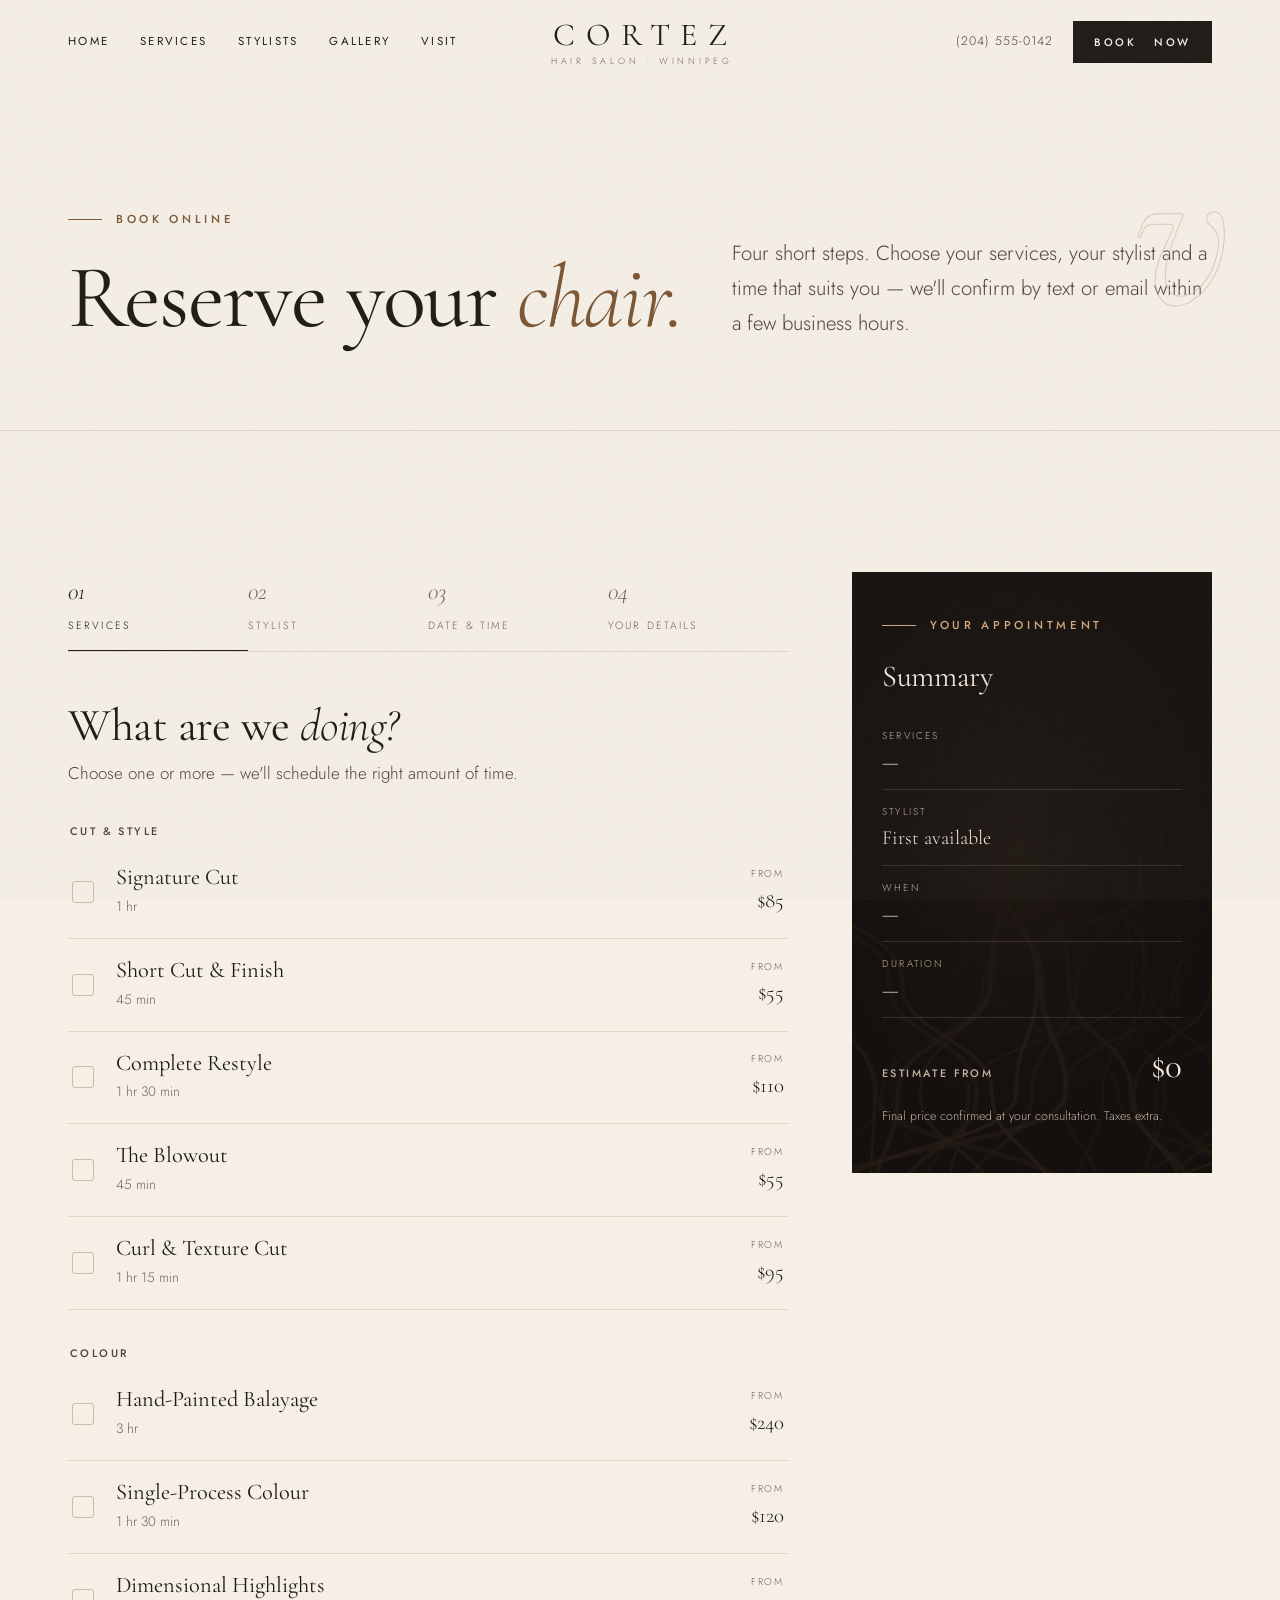
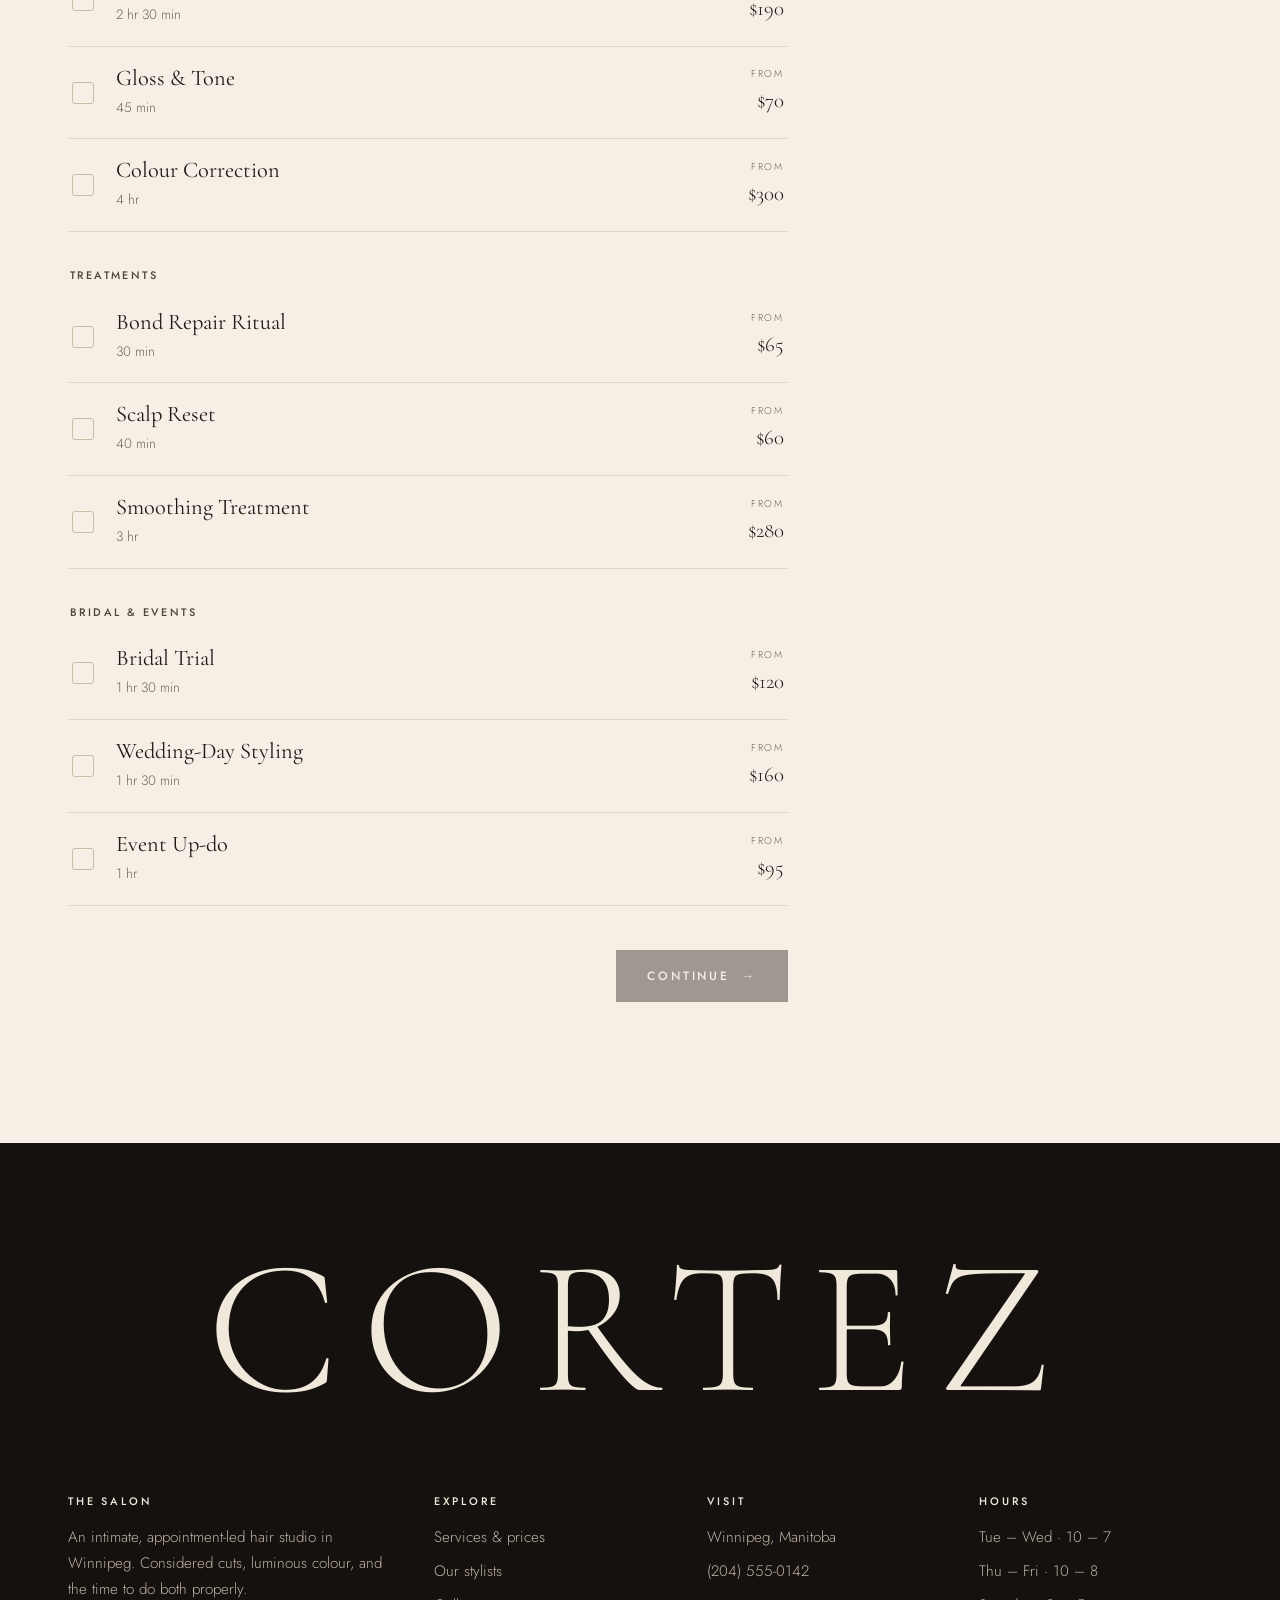
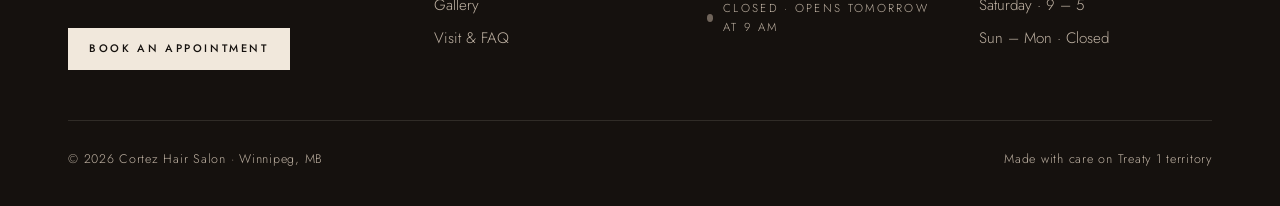
<file: projects/cortez-salon/book.html>
<!doctype html>
<html lang="en-CA">
<head>
<meta charset="utf-8">
<meta name="viewport" content="width=device-width, initial-scale=1">
<title>Book an Appointment · Cortez Hair Salon, Winnipeg</title>
<meta name="description" content="Book a haircut, colour, balayage, treatment or bridal appointment online at Cortez Hair Salon in Winnipeg. Choose your stylist, date and time.">
<meta name="theme-color" content="#f5efe6">
<meta property="og:title" content="Book an Appointment · Cortez Hair Salon, Winnipeg">
<meta property="og:description" content="Book a haircut, colour, balayage, treatment or bridal appointment online at Cortez Hair Salon in Winnipeg. Choose your stylist, date and time.">
<link rel="icon" href="data:image/svg+xml,%3Csvg xmlns='http://www.w3.org/2000/svg' viewBox='0 0 64 64'%3E%3Crect width='64' height='64' fill='%2315110e'/%3E%3Ctext x='50%25' y='56%25' text-anchor='middle' dominant-baseline='middle' font-family='Georgia,serif' font-style='italic' font-size='40' fill='%23d2a77b'%3EC%3C/text%3E%3C/svg%3E">
<link rel="preconnect" href="https://fonts.googleapis.com">
<link rel="preconnect" href="https://fonts.gstatic.com" crossorigin>
<link href="https://fonts.googleapis.com/css2?family=Cormorant+Garamond:ital,wght@0,300;0,400;0,500;1,300;1,400&family=Jost:wght@300;400;500&display=swap" rel="stylesheet">
<link rel="stylesheet" href="assets/css/styles.css">
</head>
<body data-page="book">
<a class="skip" href="#main">Skip to content</a>
<header class="hdr">
  <div class="wrap hdr__in">
    <button class="burger" type="button" aria-expanded="false" aria-controls="drawer" aria-label="Open menu"><span></span><span></span></button>
    <nav class="nav" aria-label="Main"><a href="index.html" data-nav="index">Home</a><a href="services.html" data-nav="services">Services</a><a href="team.html" data-nav="team">Stylists</a><a href="gallery.html" data-nav="gallery">Gallery</a><a href="contact.html" data-nav="contact">Visit</a></nav>
    <a class="brand" href="index.html" aria-label="Cortez Hair Salon, home"><span class="brand__name">CORTEZ</span><span class="brand__sub">Hair Salon · Winnipeg</span></a>
    <div class="hdr__right"><a class="hdr__phone" data-phone href="#"></a><a class="btn btn--sm" href="book.html">Book <span class="lbl-long">&nbsp;now</span></a></div>
  </div>
</header>
<div class="drawer" id="drawer" aria-hidden="true">
  <nav aria-label="Mobile"><a href="index.html" data-nav="index"><small>01</small>Home</a><a href="services.html" data-nav="services"><small>02</small>Services</a><a href="team.html" data-nav="team"><small>03</small>Stylists</a><a href="gallery.html" data-nav="gallery"><small>04</small>Gallery</a><a href="contact.html" data-nav="contact"><small>05</small>Visit</a><a href="book.html" data-nav="book"><small>06</small>Book</a></nav>
  <div class="drawer__foot"><span data-status class="status"></span><a data-phone href="#"></a><span>Winnipeg, Manitoba</span></div>
</div>
<main id="main">
<section class="phero"><span class="phero__idx" aria-hidden="true">v</span><div class="wrap phero__grid">
  <div><span class="eyebrow rv">Book online</span><h1 class="h1 rv rv-d1">Reserve your <em>chair.</em></h1></div>
  <p class="lede rv rv-d2">Four short steps. Choose your services, your stylist and a time that suits you — we'll confirm by text or email within a few business hours.</p>
</div></section><section class="sec"><div class="wrap book">
  <div id="booking">
    <ol class="progress" aria-label="Booking steps"><li>Services</li><li>Stylist</li><li>Date &amp; time</li><li>Your details</li></ol>
    <div class="bstep">
      <h2>What are we <em>doing?</em></h2><p>Choose one or more — we'll schedule the right amount of time.</p>
      <div id="svc-opts"></div>
      <div class="bnav"><span></span><button class="btn" type="button" data-next>Continue <span class="arr" aria-hidden="true">→</span></button></div>
    </div>
    <div class="bstep">
      <h2>Who would you <em>like?</em></h2><p>Stylists who don't offer your selected services are greyed out.</p>
      <div class="opts" id="sty-opts" role="radiogroup" aria-label="Stylist"></div>
      <div class="bnav"><button class="btn btn--ghost" type="button" data-back>← Back</button><button class="btn" type="button" data-next>Continue <span class="arr" aria-hidden="true">→</span></button></div>
    </div>
    <div class="bstep">
      <h2>When <em>suits</em> you?</h2><p>Times shown fit the full length of your appointment.</p>
      <div class="cal">
        <div class="cal__head"><button class="icon-btn" type="button" id="cal-prev" aria-label="Previous month">←</button><b id="cal-title" aria-live="polite"></b><button class="icon-btn" type="button" id="cal-next" aria-label="Next month">→</button></div>
        <div class="cal__grid" id="cal-grid"></div>
      </div>
      <div class="slots" id="slots" role="group" aria-label="Available times"></div>
      <div class="bnav"><button class="btn btn--ghost" type="button" data-back>← Back</button><button class="btn" type="button" data-next>Continue <span class="arr" aria-hidden="true">→</span></button></div>
    </div>
    <div class="bstep">
      <h2>Almost <em>there.</em></h2><p>So we can confirm your appointment and send a reminder.</p>
      <form id="book-form" novalidate>
        <div class="grid2">
          <div class="field" style="grid-column:1/-1"><label for="b-name">Full name</label><input class="input" id="b-name" name="name" autocomplete="name" data-req><span class="err" aria-live="polite"></span></div>
          <div class="field"><label for="b-email">Email</label><input class="input" id="b-email" name="email" type="email" autocomplete="email" data-req><span class="err" aria-live="polite"></span></div>
          <div class="field"><label for="b-phone">Mobile</label><input class="input" id="b-phone" name="phone" type="tel" autocomplete="tel" data-req placeholder="(204) 000-0000"><span class="err" aria-live="polite"></span></div>
          <div class="field" style="grid-column:1/-1"><label for="b-notes">Notes for your stylist <span class="muted">(optional)</span></label><textarea class="input" id="b-notes" name="notes" placeholder="Hair history, inspiration, anything we should know…"></textarea></div>
        </div>
        <p class="muted" style="font-size:.85rem;margin-top:24px">By booking you agree to our 24-hour cancellation policy.</p>
        <div class="bnav"><button class="btn btn--ghost" type="button" data-back>← Back</button><button class="btn" type="submit">Request appointment <span class="arr" aria-hidden="true">→</span></button></div>
      </form>
    </div>
  </div>
  <aside class="summary" aria-label="Appointment summary">
    <div class="art" data-art data-palette="#15110e,#4a3122,#b98a5e" data-seed="summary" data-count="36"></div>
    <div class="summary__in">
      <span class="eyebrow" style="color:#d2a77b">Your appointment</span>
      <h3>Summary</h3>
      <dl id="sum"></dl>
      <div class="summary__total"><span class="flabel" style="color:var(--on-noir-2)">Estimate from</span><b id="sum-total">$0</b></div>
      <p class="summary__note">Final price confirmed at your consultation. Taxes extra.</p>
    </div>
  </aside>
</div>
<div class="wrap"><div class="mybook" id="mybook" hidden><span class="eyebrow">Your upcoming requests</span><div id="mybook-list"></div></div></div>
</section>
</main>
<footer class="ftr">
  <div class="wrap">
    <p class="ftr__big" aria-hidden="true">CORTEZ</p>
    <div class="ftr__grid">
      <div>
        <h4>The salon</h4>
        <p style="max-width:22em">An intimate, appointment-led hair studio in Winnipeg. Considered cuts, luminous colour, and the time to do both properly.</p>
        <a class="btn btn--light btn--sm" href="book.html" style="margin-top:10px">Book an appointment</a>
      </div>
      <div><h4>Explore</h4><ul><li><a href="services.html">Services &amp; prices</a></li><li><a href="team.html">Our stylists</a></li><li><a href="gallery.html">Gallery</a></li><li><a href="contact.html">Visit &amp; FAQ</a></li></ul></div>
      <div><h4>Visit</h4><ul><li>Winnipeg, Manitoba</li><li><a data-phone href="#"></a></li><li><span data-status class="status" style="margin:6px 0 0"></span></li></ul></div>
      <div><h4>Hours</h4><ul><li>Tue – Wed · 10 – 7</li><li>Thu – Fri · 10 – 8</li><li>Saturday · 9 – 5</li><li>Sun – Mon · Closed</li></ul></div>
    </div>
    <div class="ftr__bottom"><span>© <span data-year></span> Cortez Hair Salon · Winnipeg, MB</span><span>Made with care on Treaty 1 territory</span></div>
  </div>
</footer>
<script src="assets/js/data.js"></script>
<script src="assets/js/main.js"></script>
</body>
</html>
</file>
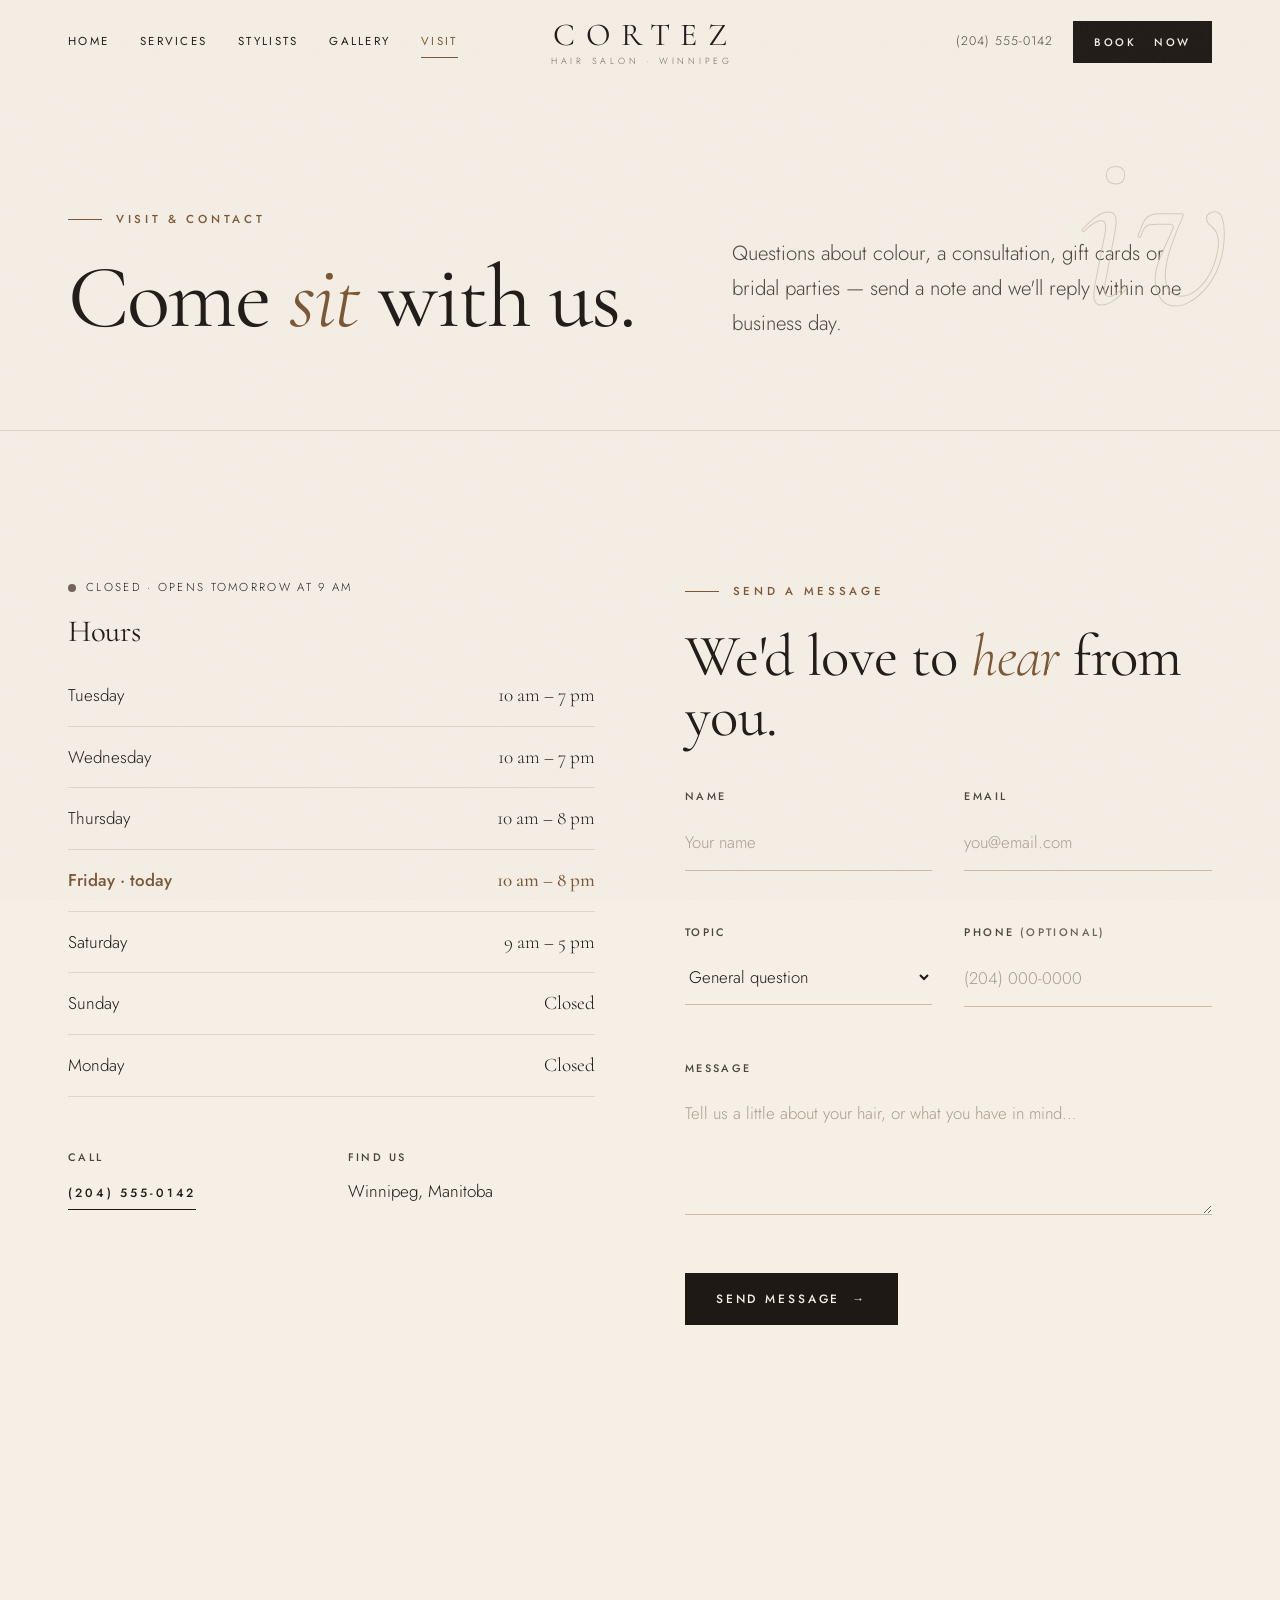
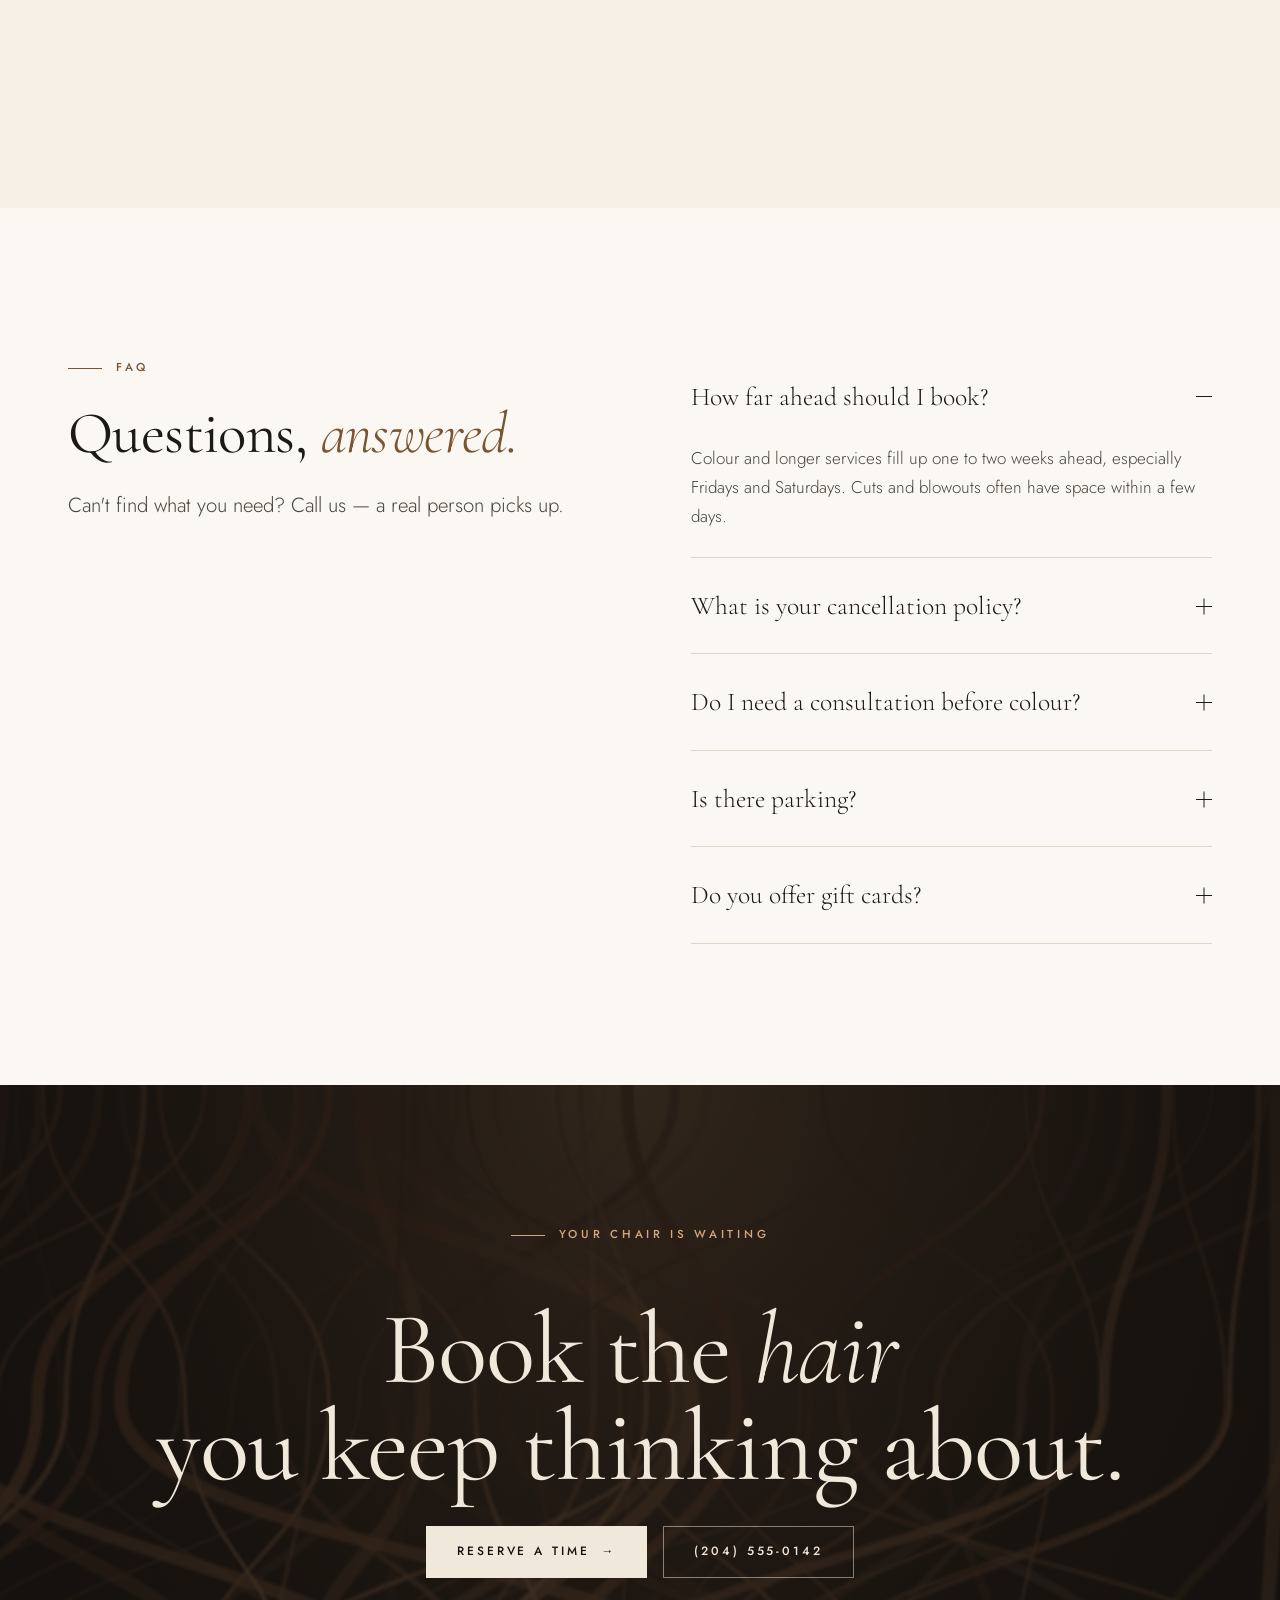
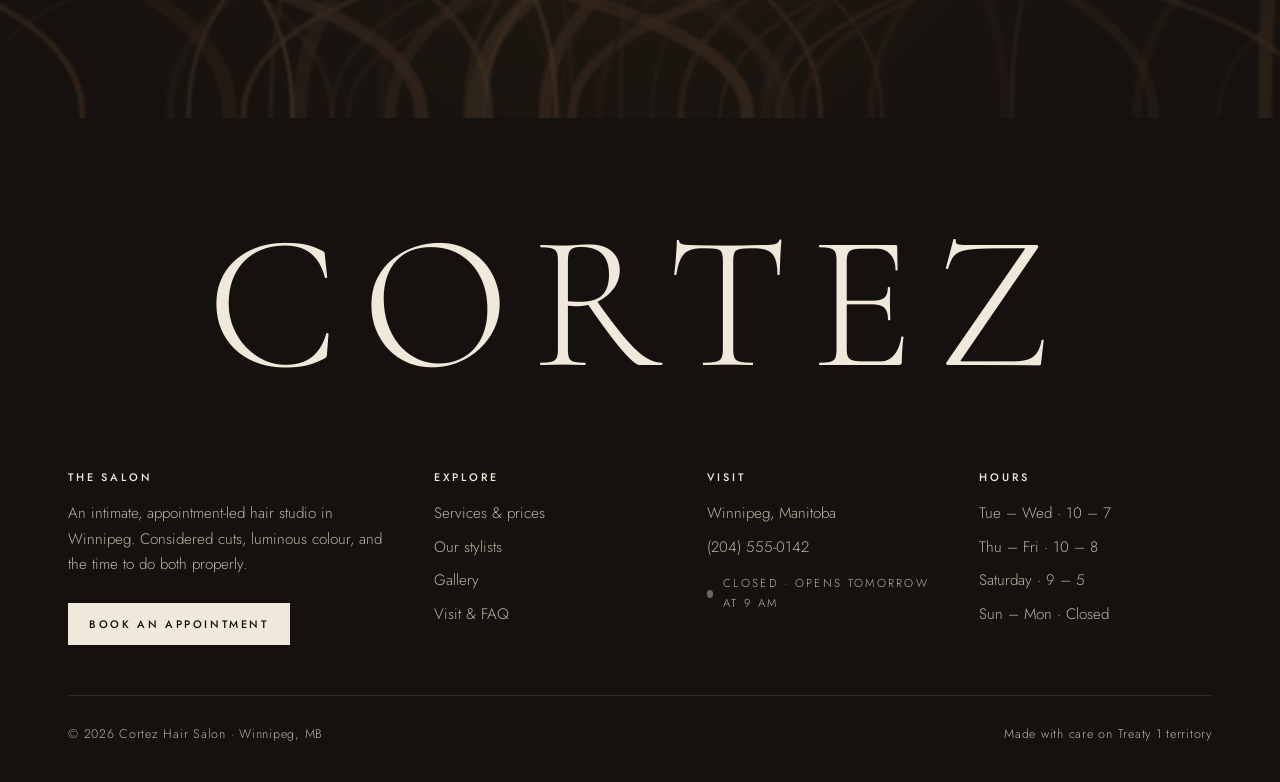
<file: projects/cortez-salon/contact.html>
<!doctype html>
<html lang="en-CA">
<head>
<meta charset="utf-8">
<meta name="viewport" content="width=device-width, initial-scale=1">
<title>Visit & Contact · Cortez Hair Salon, Winnipeg</title>
<meta name="description" content="Hours, location, phone and frequently asked questions for Cortez Hair Salon in Winnipeg, Manitoba. Send us a message or book online.">
<meta name="theme-color" content="#f5efe6">
<meta property="og:title" content="Visit & Contact · Cortez Hair Salon, Winnipeg">
<meta property="og:description" content="Hours, location, phone and frequently asked questions for Cortez Hair Salon in Winnipeg, Manitoba. Send us a message or book online.">
<link rel="icon" href="data:image/svg+xml,%3Csvg xmlns='http://www.w3.org/2000/svg' viewBox='0 0 64 64'%3E%3Crect width='64' height='64' fill='%2315110e'/%3E%3Ctext x='50%25' y='56%25' text-anchor='middle' dominant-baseline='middle' font-family='Georgia,serif' font-style='italic' font-size='40' fill='%23d2a77b'%3EC%3C/text%3E%3C/svg%3E">
<link rel="preconnect" href="https://fonts.googleapis.com">
<link rel="preconnect" href="https://fonts.gstatic.com" crossorigin>
<link href="https://fonts.googleapis.com/css2?family=Cormorant+Garamond:ital,wght@0,300;0,400;0,500;1,300;1,400&family=Jost:wght@300;400;500&display=swap" rel="stylesheet">
<link rel="stylesheet" href="assets/css/styles.css">
</head>
<body data-page="contact">
<a class="skip" href="#main">Skip to content</a>
<header class="hdr">
  <div class="wrap hdr__in">
    <button class="burger" type="button" aria-expanded="false" aria-controls="drawer" aria-label="Open menu"><span></span><span></span></button>
    <nav class="nav" aria-label="Main"><a href="index.html" data-nav="index">Home</a><a href="services.html" data-nav="services">Services</a><a href="team.html" data-nav="team">Stylists</a><a href="gallery.html" data-nav="gallery">Gallery</a><a href="contact.html" data-nav="contact">Visit</a></nav>
    <a class="brand" href="index.html" aria-label="Cortez Hair Salon, home"><span class="brand__name">CORTEZ</span><span class="brand__sub">Hair Salon · Winnipeg</span></a>
    <div class="hdr__right"><a class="hdr__phone" data-phone href="#"></a><a class="btn btn--sm" href="book.html">Book <span class="lbl-long">&nbsp;now</span></a></div>
  </div>
</header>
<div class="drawer" id="drawer" aria-hidden="true">
  <nav aria-label="Mobile"><a href="index.html" data-nav="index"><small>01</small>Home</a><a href="services.html" data-nav="services"><small>02</small>Services</a><a href="team.html" data-nav="team"><small>03</small>Stylists</a><a href="gallery.html" data-nav="gallery"><small>04</small>Gallery</a><a href="contact.html" data-nav="contact"><small>05</small>Visit</a><a href="book.html" data-nav="book"><small>06</small>Book</a></nav>
  <div class="drawer__foot"><span data-status class="status"></span><a data-phone href="#"></a><span>Winnipeg, Manitoba</span></div>
</div>
<main id="main">
<section class="phero"><span class="phero__idx" aria-hidden="true">iv</span><div class="wrap phero__grid">
  <div><span class="eyebrow rv">Visit &amp; contact</span><h1 class="h1 rv rv-d1">Come <em>sit</em> with us.</h1></div>
  <p class="lede rv rv-d2">Questions about colour, a consultation, gift cards or bridal parties — send a note and we'll reply within one business day.</p>
</div></section><section class="sec"><div class="wrap visit">
  <div>
    <span data-status class="status rv"></span>
    <h2 class="h3 rv" style="margin-bottom:18px">Hours</h2>
    <table class="hours rv rv-d1" data-hours></table>
    <div class="grid2 rv rv-d2" style="margin-top:44px">
      <div><span class="flabel">Call</span><p style="margin-top:8px"><a class="link" data-phone href="#"></a></p></div>
      <div><span class="flabel">Find us</span><p style="margin-top:8px">Winnipeg, Manitoba</p></div>
    </div>
    <iframe class="map rv rv-d3" style="margin-top:36px" title="Map of Winnipeg, Manitoba" loading="lazy" referrerpolicy="no-referrer-when-downgrade" src="https://maps.google.com/maps?q=Winnipeg%2C%20MB&z=12&output=embed"></iframe>
  </div>
  <div>
    <span class="eyebrow rv">Send a message</span>
    <h2 class="h2 rv rv-d1" style="margin-bottom:40px">We'd love to <em>hear</em> from you.</h2>
    <form id="contact-form" class="rv rv-d2" novalidate>
      <div class="grid2">
        <div class="field"><label for="c-name">Name</label><input class="input" id="c-name" name="name" autocomplete="name" data-req placeholder="Your name"><span class="err" aria-live="polite"></span></div>
        <div class="field"><label for="c-email">Email</label><input class="input" id="c-email" name="email" type="email" autocomplete="email" data-req placeholder="you@email.com"><span class="err" aria-live="polite"></span></div>
        <div class="field"><label for="c-topic">Topic</label><select class="input" id="c-topic" name="topic"><option>General question</option><option>Colour consultation</option><option>Bridal &amp; events</option><option>Gift cards</option><option>Careers</option></select><span class="err"></span></div>
        <div class="field"><label for="c-phone">Phone <span class="muted">(optional)</span></label><input class="input" id="c-phone" name="phone" type="tel" autocomplete="tel" placeholder="(204) 000-0000"><span class="err"></span></div>
        <div class="field" style="grid-column:1/-1"><label for="c-msg">Message</label><textarea class="input" id="c-msg" name="message" data-req placeholder="Tell us a little about your hair, or what you have in mind…"></textarea><span class="err" aria-live="polite"></span></div>
      </div>
      <button class="btn" type="submit" style="margin-top:34px">Send message <span class="arr" aria-hidden="true">→</span></button>
    </form>
  </div>
</div></section>
<section class="sec sec--paper"><div class="wrap split" style="align-items:start">
  <div><span class="eyebrow rv">FAQ</span><h2 class="h2 rv rv-d1">Questions, <em>answered.</em></h2><p class="lede rv rv-d2" style="margin-top:24px">Can't find what you need? Call us — a real person picks up.</p></div>
  <div class="faq rv rv-d2" id="faq"></div>
</div></section><section class="sec sec--noir cta">
  <div class="art" data-art data-palette="#15110e,#5a3a26,#c99a6b" data-seed="cta" data-count="60" data-flow="1.6"></div>
  <div class="wrap cta__in">
    <span class="eyebrow rv">Your chair is waiting</span>
    <h2 class="rv rv-d1">Book the <em>hair</em><br>you keep thinking about.</h2>
    <div class="rv rv-d2" style="display:flex;gap:16px;flex-wrap:wrap;justify-content:center"><a class="btn btn--light" href="book.html">Reserve a time <span class="arr" aria-hidden="true">→</span></a><a class="btn btn--ghost" style="--fg:var(--on-noir);border-color:rgba(241,232,220,.5)" data-phone href="#"></a></div>
  </div>
</section>
</main>
<footer class="ftr">
  <div class="wrap">
    <p class="ftr__big" aria-hidden="true">CORTEZ</p>
    <div class="ftr__grid">
      <div>
        <h4>The salon</h4>
        <p style="max-width:22em">An intimate, appointment-led hair studio in Winnipeg. Considered cuts, luminous colour, and the time to do both properly.</p>
        <a class="btn btn--light btn--sm" href="book.html" style="margin-top:10px">Book an appointment</a>
      </div>
      <div><h4>Explore</h4><ul><li><a href="services.html">Services &amp; prices</a></li><li><a href="team.html">Our stylists</a></li><li><a href="gallery.html">Gallery</a></li><li><a href="contact.html">Visit &amp; FAQ</a></li></ul></div>
      <div><h4>Visit</h4><ul><li>Winnipeg, Manitoba</li><li><a data-phone href="#"></a></li><li><span data-status class="status" style="margin:6px 0 0"></span></li></ul></div>
      <div><h4>Hours</h4><ul><li>Tue – Wed · 10 – 7</li><li>Thu – Fri · 10 – 8</li><li>Saturday · 9 – 5</li><li>Sun – Mon · Closed</li></ul></div>
    </div>
    <div class="ftr__bottom"><span>© <span data-year></span> Cortez Hair Salon · Winnipeg, MB</span><span>Made with care on Treaty 1 territory</span></div>
  </div>
</footer>
<script src="assets/js/data.js"></script>
<script src="assets/js/main.js"></script>
</body>
</html>
</file>
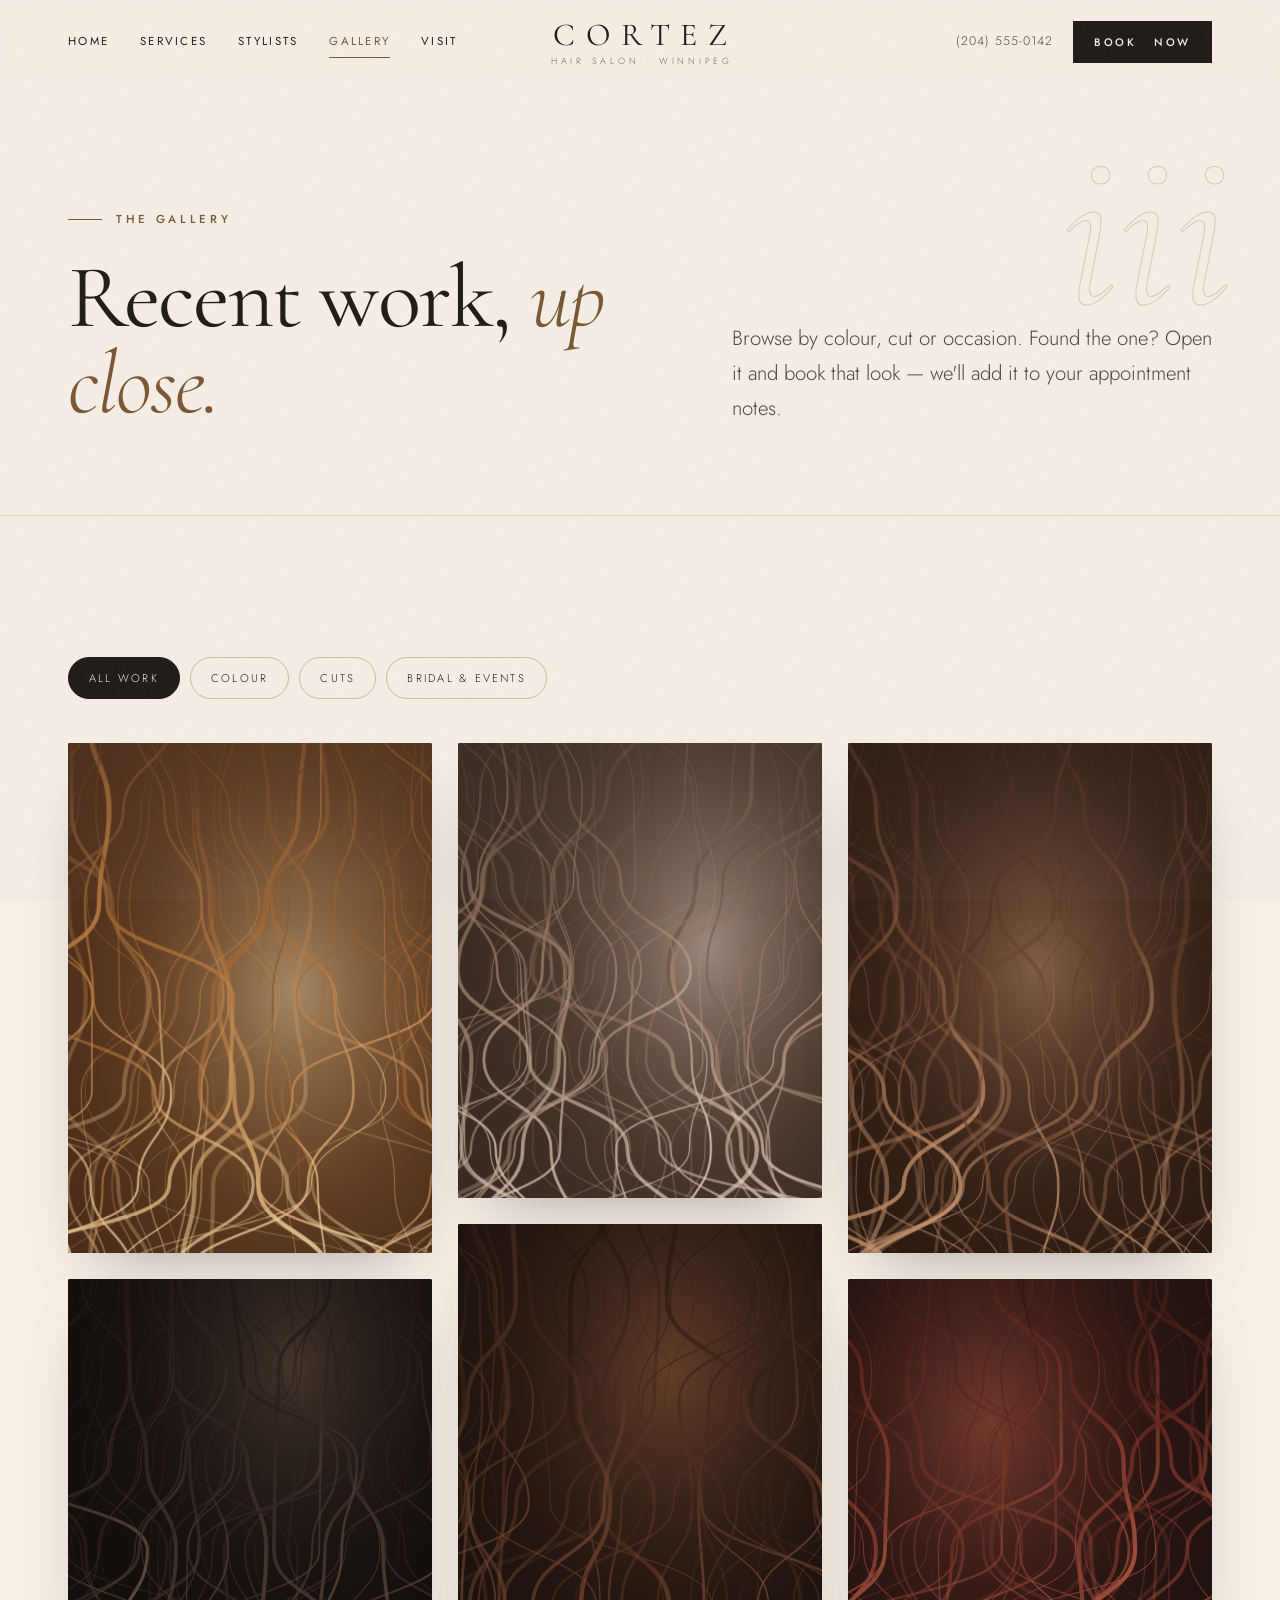
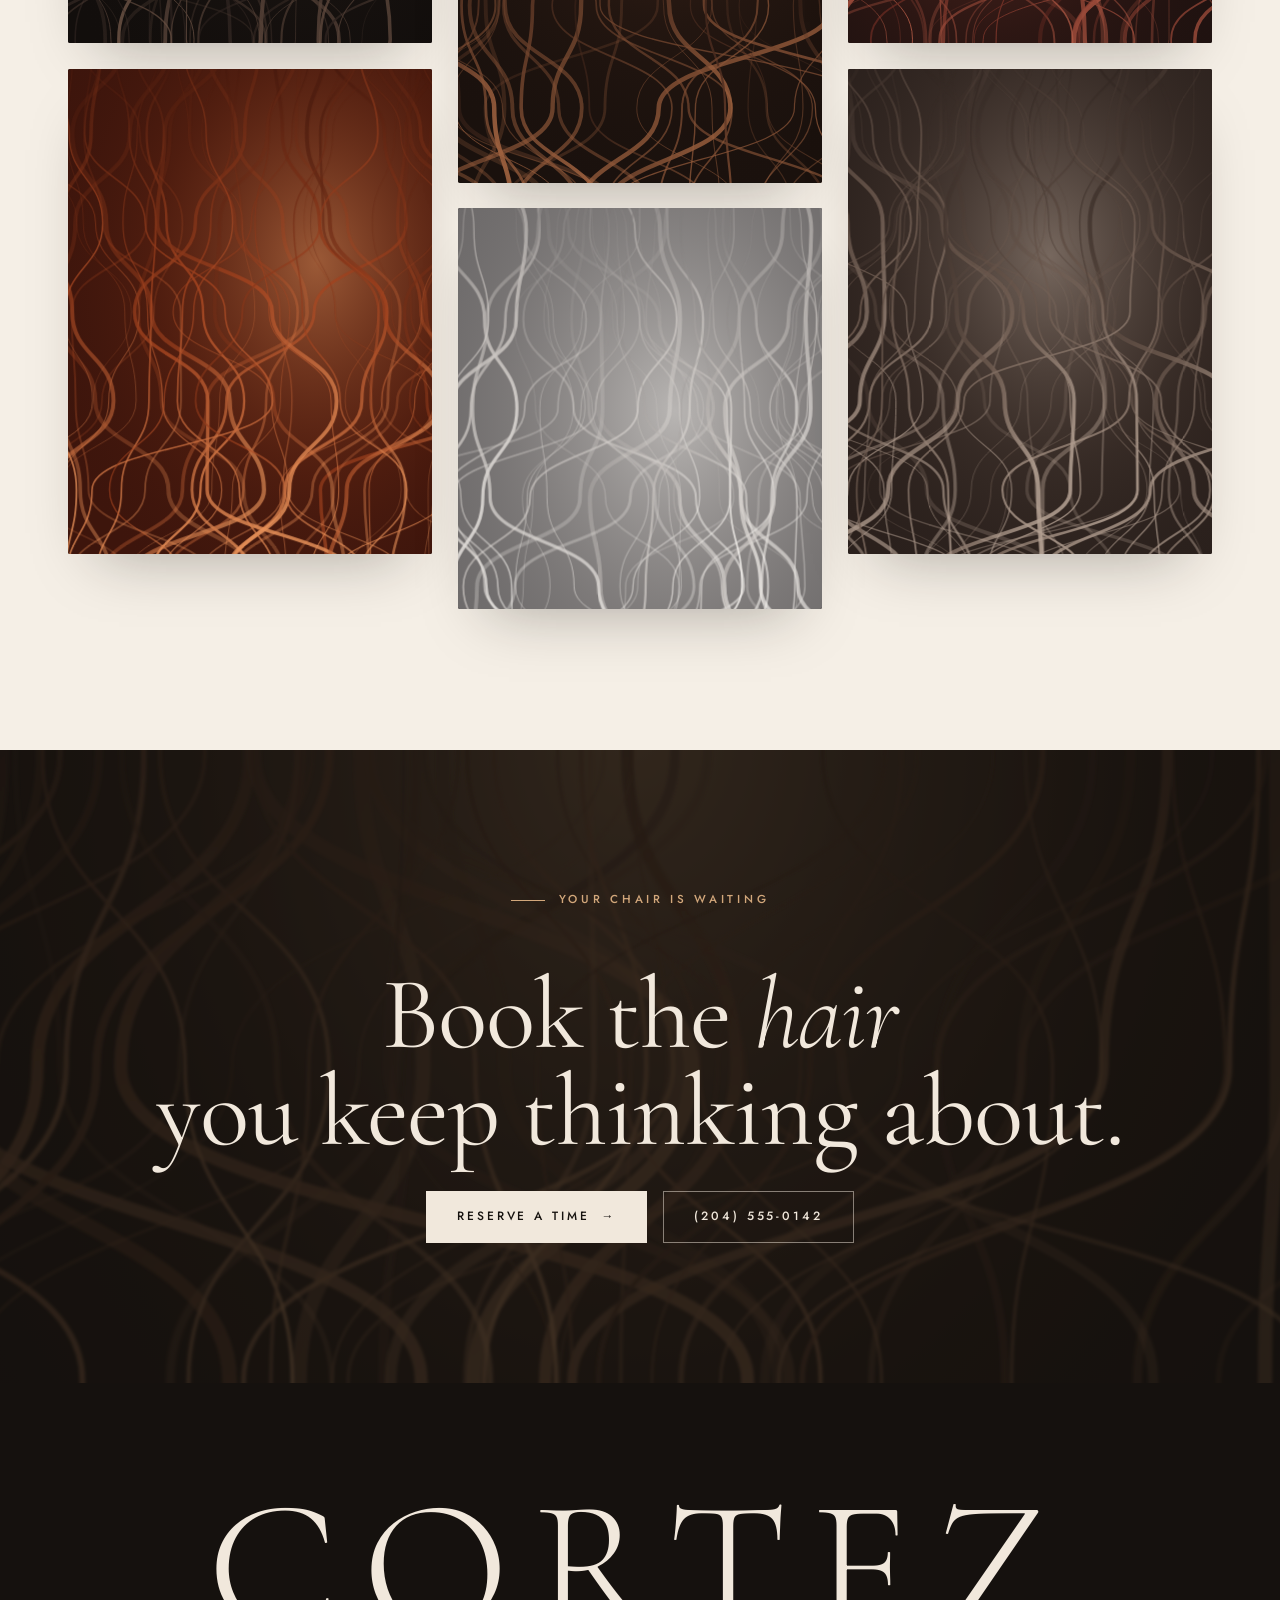
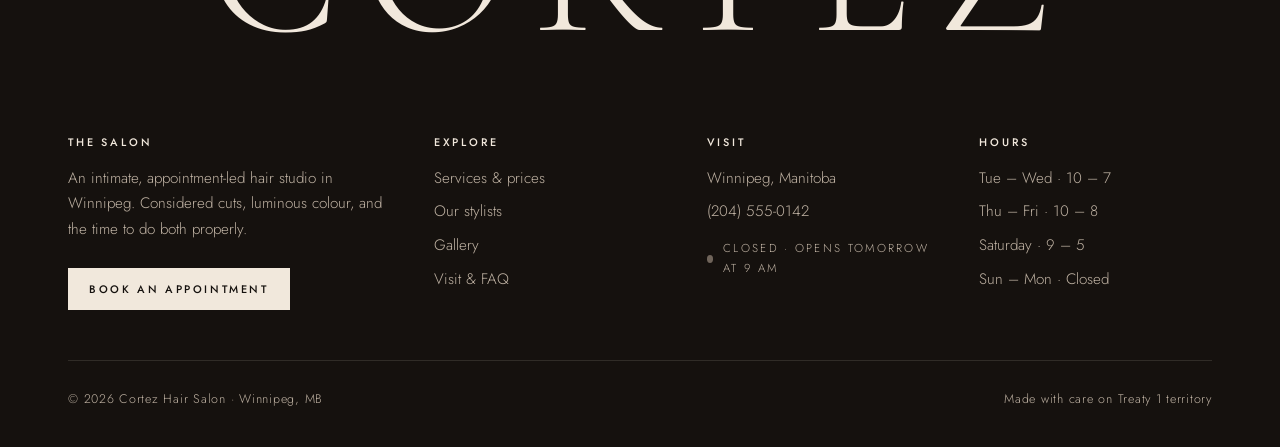
<file: projects/cortez-salon/gallery.html>
<!doctype html>
<html lang="en-CA">
<head>
<meta charset="utf-8">
<meta name="viewport" content="width=device-width, initial-scale=1">
<title>Gallery · Cortez Hair Salon, Winnipeg</title>
<meta name="description" content="Balayage, copper, platinum, glass bobs, curls and bridal hair — recent work from Cortez Hair Salon in Winnipeg.">
<meta name="theme-color" content="#f5efe6">
<meta property="og:title" content="Gallery · Cortez Hair Salon, Winnipeg">
<meta property="og:description" content="Balayage, copper, platinum, glass bobs, curls and bridal hair — recent work from Cortez Hair Salon in Winnipeg.">
<link rel="icon" href="data:image/svg+xml,%3Csvg xmlns='http://www.w3.org/2000/svg' viewBox='0 0 64 64'%3E%3Crect width='64' height='64' fill='%2315110e'/%3E%3Ctext x='50%25' y='56%25' text-anchor='middle' dominant-baseline='middle' font-family='Georgia,serif' font-style='italic' font-size='40' fill='%23d2a77b'%3EC%3C/text%3E%3C/svg%3E">
<link rel="preconnect" href="https://fonts.googleapis.com">
<link rel="preconnect" href="https://fonts.gstatic.com" crossorigin>
<link href="https://fonts.googleapis.com/css2?family=Cormorant+Garamond:ital,wght@0,300;0,400;0,500;1,300;1,400&family=Jost:wght@300;400;500&display=swap" rel="stylesheet">
<link rel="stylesheet" href="assets/css/styles.css">
</head>
<body data-page="gallery">
<a class="skip" href="#main">Skip to content</a>
<header class="hdr">
  <div class="wrap hdr__in">
    <button class="burger" type="button" aria-expanded="false" aria-controls="drawer" aria-label="Open menu"><span></span><span></span></button>
    <nav class="nav" aria-label="Main"><a href="index.html" data-nav="index">Home</a><a href="services.html" data-nav="services">Services</a><a href="team.html" data-nav="team">Stylists</a><a href="gallery.html" data-nav="gallery">Gallery</a><a href="contact.html" data-nav="contact">Visit</a></nav>
    <a class="brand" href="index.html" aria-label="Cortez Hair Salon, home"><span class="brand__name">CORTEZ</span><span class="brand__sub">Hair Salon · Winnipeg</span></a>
    <div class="hdr__right"><a class="hdr__phone" data-phone href="#"></a><a class="btn btn--sm" href="book.html">Book <span class="lbl-long">&nbsp;now</span></a></div>
  </div>
</header>
<div class="drawer" id="drawer" aria-hidden="true">
  <nav aria-label="Mobile"><a href="index.html" data-nav="index"><small>01</small>Home</a><a href="services.html" data-nav="services"><small>02</small>Services</a><a href="team.html" data-nav="team"><small>03</small>Stylists</a><a href="gallery.html" data-nav="gallery"><small>04</small>Gallery</a><a href="contact.html" data-nav="contact"><small>05</small>Visit</a><a href="book.html" data-nav="book"><small>06</small>Book</a></nav>
  <div class="drawer__foot"><span data-status class="status"></span><a data-phone href="#"></a><span>Winnipeg, Manitoba</span></div>
</div>
<main id="main">
<section class="phero"><span class="phero__idx" aria-hidden="true">iii</span><div class="wrap phero__grid">
  <div><span class="eyebrow rv">The gallery</span><h1 class="h1 rv rv-d1">Recent work, <em>up close.</em></h1></div>
  <p class="lede rv rv-d2">Browse by colour, cut or occasion. Found the one? Open it and book that look — we'll add it to your appointment notes.</p>
</div></section><section class="sec"><div class="wrap"><div class="chips rv" role="group" aria-label="Filter gallery"><button class="chip" type="button" data-filter="all" aria-pressed="true">All work</button><button class="chip" type="button" data-filter="colour" aria-pressed="false">Colour</button><button class="chip" type="button" data-filter="cut" aria-pressed="false">Cuts</button><button class="chip" type="button" data-filter="event" aria-pressed="false">Bridal &amp; Events</button></div><p class="sr-only" aria-live="polite" data-filter-live></p><div class="masonry" id="gallery"></div></div></section><section class="sec sec--noir cta">
  <div class="art" data-art data-palette="#15110e,#5a3a26,#c99a6b" data-seed="cta" data-count="60" data-flow="1.6"></div>
  <div class="wrap cta__in">
    <span class="eyebrow rv">Your chair is waiting</span>
    <h2 class="rv rv-d1">Book the <em>hair</em><br>you keep thinking about.</h2>
    <div class="rv rv-d2" style="display:flex;gap:16px;flex-wrap:wrap;justify-content:center"><a class="btn btn--light" href="book.html">Reserve a time <span class="arr" aria-hidden="true">→</span></a><a class="btn btn--ghost" style="--fg:var(--on-noir);border-color:rgba(241,232,220,.5)" data-phone href="#"></a></div>
  </div>
</section><dialog class="lightbox" id="lightbox" aria-label="Gallery look">
  <button class="icon-btn lightbox__close" type="button" data-lb-close aria-label="Close"><svg width="16" height="16" viewBox="0 0 16 16" stroke="currentColor" fill="none"><path d="M2 2l12 12M14 2L2 14"/></svg></button>
  <div class="lightbox__in">
    <div class="lightbox__art"></div>
    <div class="lightbox__txt">
      <span class="eyebrow" data-lb-cat></span>
      <h2></h2>
      <p data-lb-note></p>
      <a class="btn btn--light" data-lb-book href="book.html">Book this look <span class="arr" aria-hidden="true">→</span></a>
      <div class="lightbox__nav"><button class="icon-btn" type="button" data-lb-prev aria-label="Previous look">←</button><button class="icon-btn" type="button" data-lb-next aria-label="Next look">→</button></div>
    </div>
  </div>
</dialog>
</main>
<footer class="ftr">
  <div class="wrap">
    <p class="ftr__big" aria-hidden="true">CORTEZ</p>
    <div class="ftr__grid">
      <div>
        <h4>The salon</h4>
        <p style="max-width:22em">An intimate, appointment-led hair studio in Winnipeg. Considered cuts, luminous colour, and the time to do both properly.</p>
        <a class="btn btn--light btn--sm" href="book.html" style="margin-top:10px">Book an appointment</a>
      </div>
      <div><h4>Explore</h4><ul><li><a href="services.html">Services &amp; prices</a></li><li><a href="team.html">Our stylists</a></li><li><a href="gallery.html">Gallery</a></li><li><a href="contact.html">Visit &amp; FAQ</a></li></ul></div>
      <div><h4>Visit</h4><ul><li>Winnipeg, Manitoba</li><li><a data-phone href="#"></a></li><li><span data-status class="status" style="margin:6px 0 0"></span></li></ul></div>
      <div><h4>Hours</h4><ul><li>Tue – Wed · 10 – 7</li><li>Thu – Fri · 10 – 8</li><li>Saturday · 9 – 5</li><li>Sun – Mon · Closed</li></ul></div>
    </div>
    <div class="ftr__bottom"><span>© <span data-year></span> Cortez Hair Salon · Winnipeg, MB</span><span>Made with care on Treaty 1 territory</span></div>
  </div>
</footer>
<script src="assets/js/data.js"></script>
<script src="assets/js/main.js"></script>
</body>
</html>
</file>
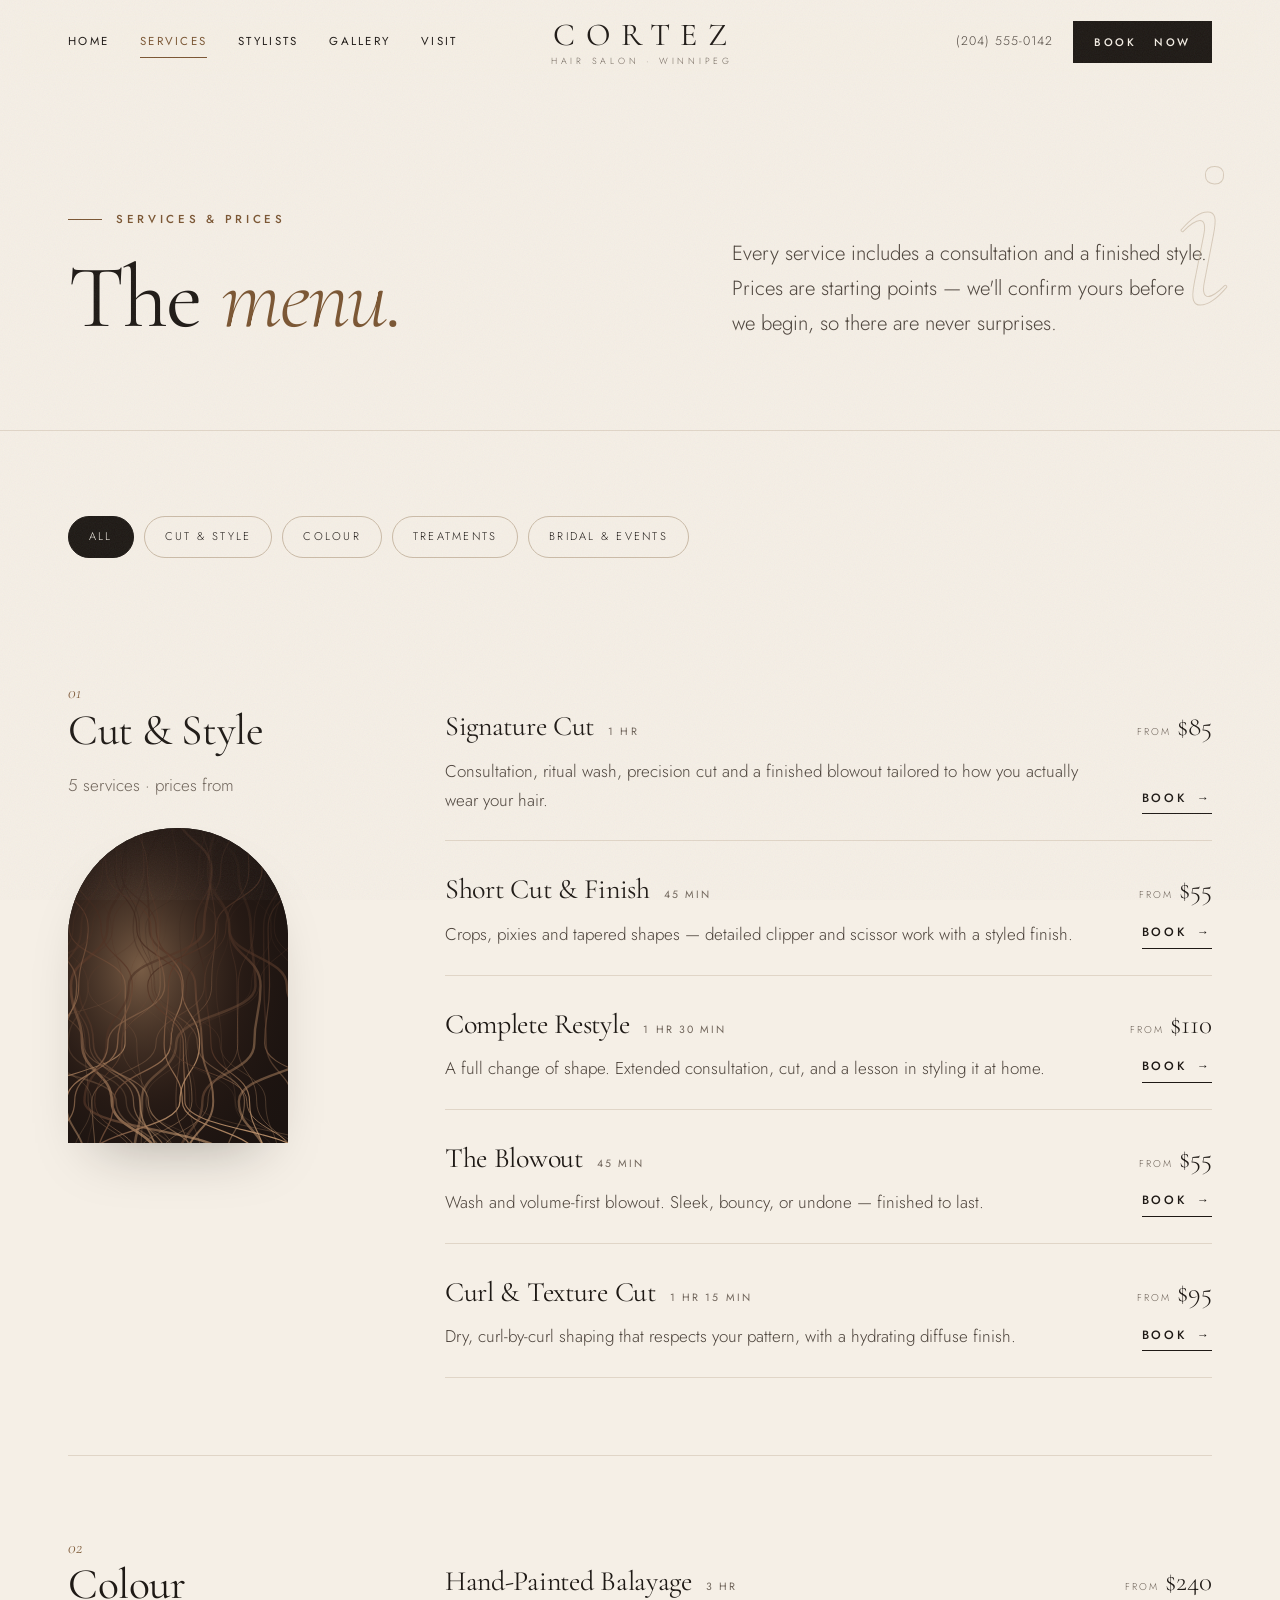
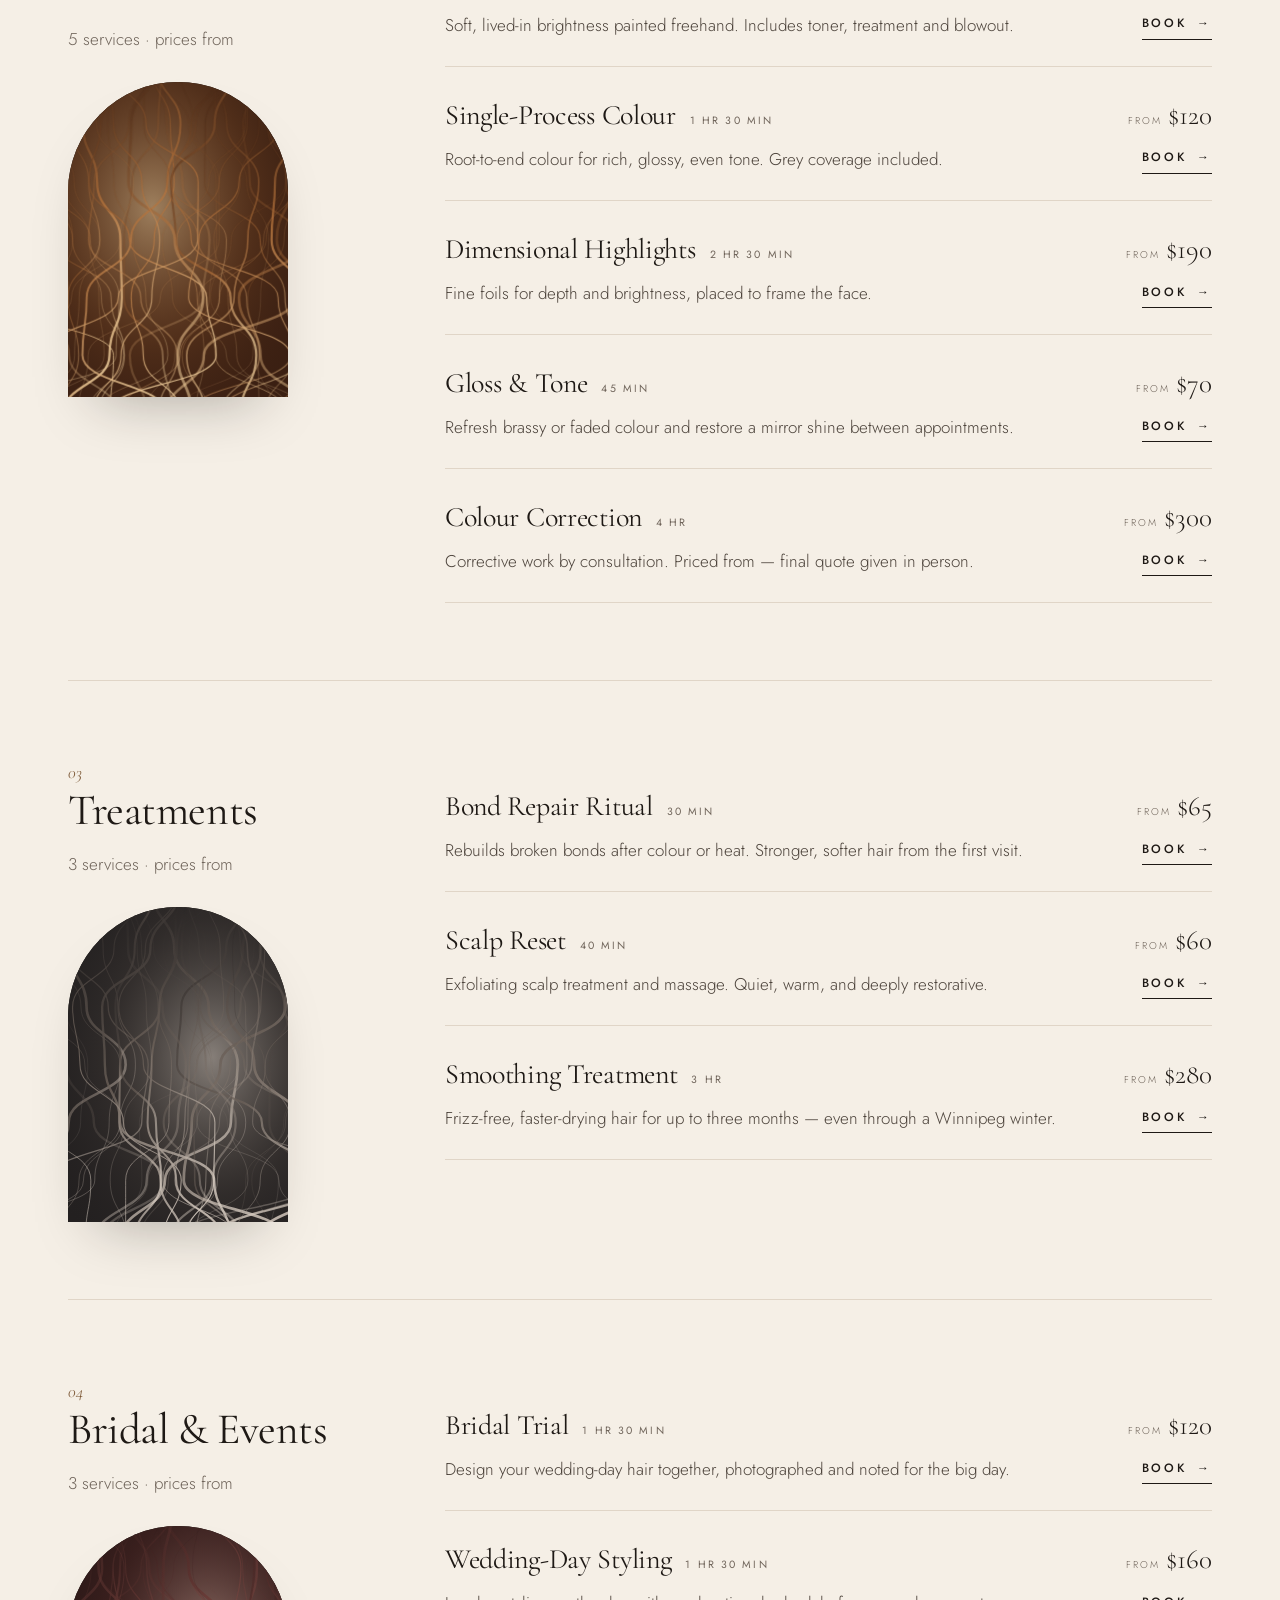
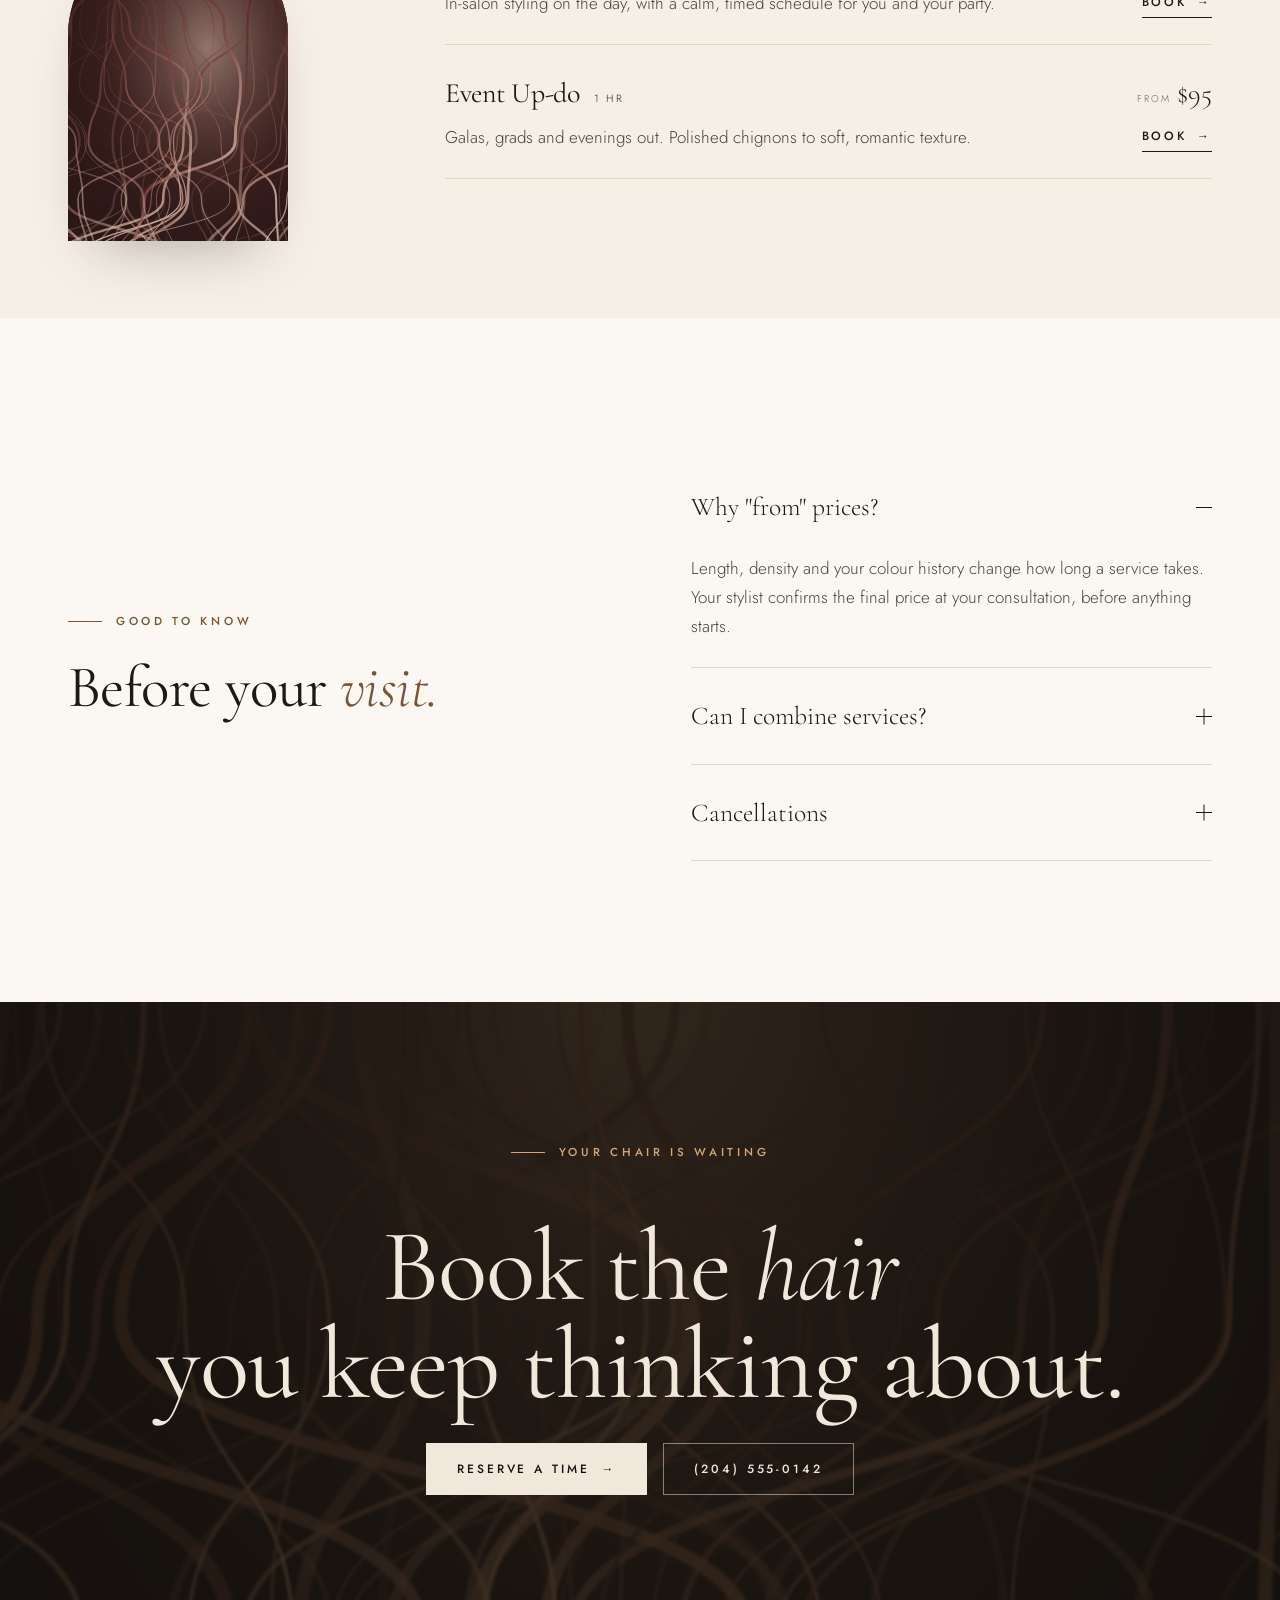
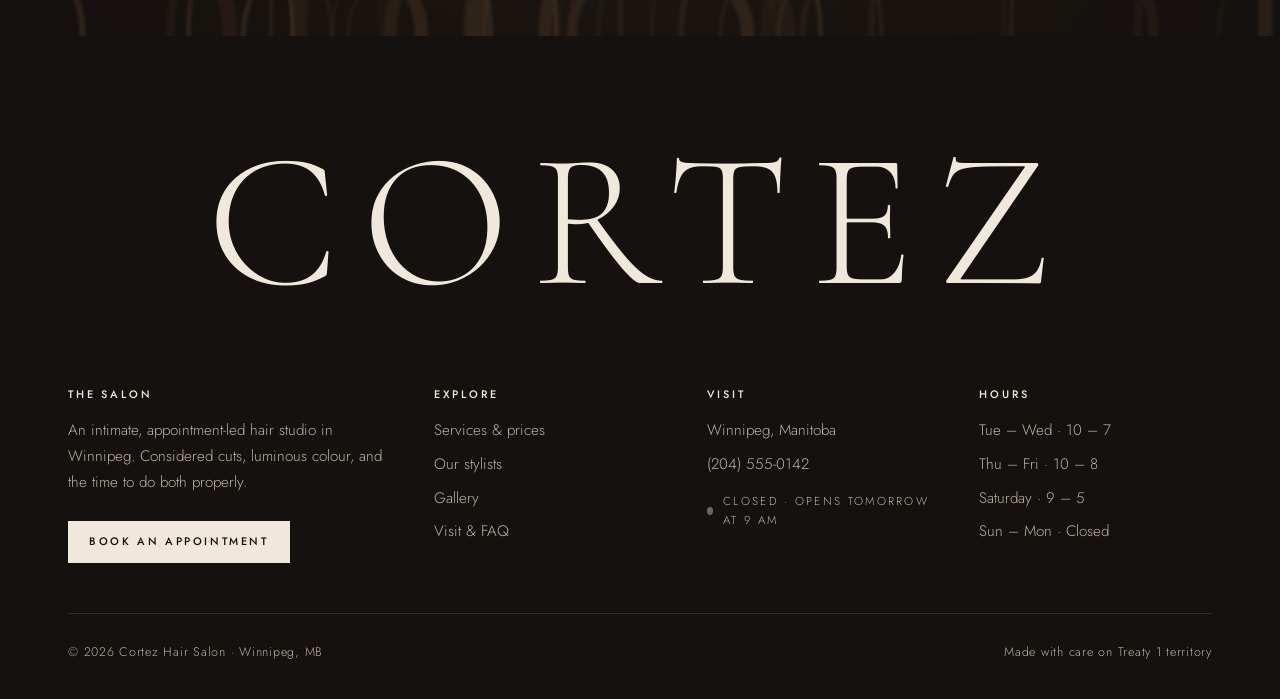
<file: projects/cortez-salon/services.html>
<!doctype html>
<html lang="en-CA">
<head>
<meta charset="utf-8">
<meta name="viewport" content="width=device-width, initial-scale=1">
<title>Services & Prices · Cortez Hair Salon, Winnipeg</title>
<meta name="description" content="Haircuts, balayage, highlights, colour, bond repair, smoothing treatments and bridal styling at Cortez Hair Salon in Winnipeg. Prices and durations.">
<meta name="theme-color" content="#f5efe6">
<meta property="og:title" content="Services & Prices · Cortez Hair Salon, Winnipeg">
<meta property="og:description" content="Haircuts, balayage, highlights, colour, bond repair, smoothing treatments and bridal styling at Cortez Hair Salon in Winnipeg. Prices and durations.">
<link rel="icon" href="data:image/svg+xml,%3Csvg xmlns='http://www.w3.org/2000/svg' viewBox='0 0 64 64'%3E%3Crect width='64' height='64' fill='%2315110e'/%3E%3Ctext x='50%25' y='56%25' text-anchor='middle' dominant-baseline='middle' font-family='Georgia,serif' font-style='italic' font-size='40' fill='%23d2a77b'%3EC%3C/text%3E%3C/svg%3E">
<link rel="preconnect" href="https://fonts.googleapis.com">
<link rel="preconnect" href="https://fonts.gstatic.com" crossorigin>
<link href="https://fonts.googleapis.com/css2?family=Cormorant+Garamond:ital,wght@0,300;0,400;0,500;1,300;1,400&family=Jost:wght@300;400;500&display=swap" rel="stylesheet">
<link rel="stylesheet" href="assets/css/styles.css">
</head>
<body data-page="services">
<a class="skip" href="#main">Skip to content</a>
<header class="hdr">
  <div class="wrap hdr__in">
    <button class="burger" type="button" aria-expanded="false" aria-controls="drawer" aria-label="Open menu"><span></span><span></span></button>
    <nav class="nav" aria-label="Main"><a href="index.html" data-nav="index">Home</a><a href="services.html" data-nav="services">Services</a><a href="team.html" data-nav="team">Stylists</a><a href="gallery.html" data-nav="gallery">Gallery</a><a href="contact.html" data-nav="contact">Visit</a></nav>
    <a class="brand" href="index.html" aria-label="Cortez Hair Salon, home"><span class="brand__name">CORTEZ</span><span class="brand__sub">Hair Salon · Winnipeg</span></a>
    <div class="hdr__right"><a class="hdr__phone" data-phone href="#"></a><a class="btn btn--sm" href="book.html">Book <span class="lbl-long">&nbsp;now</span></a></div>
  </div>
</header>
<div class="drawer" id="drawer" aria-hidden="true">
  <nav aria-label="Mobile"><a href="index.html" data-nav="index"><small>01</small>Home</a><a href="services.html" data-nav="services"><small>02</small>Services</a><a href="team.html" data-nav="team"><small>03</small>Stylists</a><a href="gallery.html" data-nav="gallery"><small>04</small>Gallery</a><a href="contact.html" data-nav="contact"><small>05</small>Visit</a><a href="book.html" data-nav="book"><small>06</small>Book</a></nav>
  <div class="drawer__foot"><span data-status class="status"></span><a data-phone href="#"></a><span>Winnipeg, Manitoba</span></div>
</div>
<main id="main">
<section class="phero"><span class="phero__idx" aria-hidden="true">i</span><div class="wrap phero__grid">
  <div><span class="eyebrow rv">Services &amp; prices</span><h1 class="h1 rv rv-d1">The <em>menu.</em></h1></div>
  <p class="lede rv rv-d2">Every service includes a consultation and a finished style. Prices are starting points — we'll confirm yours before we begin, so there are never surprises.</p>
</div></section><section class="sec--tight" style="padding-bottom:0"><div class="wrap"><div class="chips rv" role="group" aria-label="Filter services"><button class="chip" type="button" data-filter="all" aria-pressed="true">All</button><button class="chip" type="button" data-filter="cut" aria-pressed="false">Cut &amp; Style</button><button class="chip" type="button" data-filter="colour" aria-pressed="false">Colour</button><button class="chip" type="button" data-filter="care" aria-pressed="false">Treatments</button><button class="chip" type="button" data-filter="event" aria-pressed="false">Bridal &amp; Events</button></div><p class="sr-only" aria-live="polite" data-filter-live></p><div id="menu"></div></div></section>
<section class="sec sec--paper"><div class="wrap split">
  <div><span class="eyebrow rv">Good to know</span><h2 class="h2 rv rv-d1">Before your <em>visit.</em></h2></div>
  <div class="faq rv rv-d2">
    <details open><summary>Why "from" prices?<i aria-hidden="true"></i></summary><p>Length, density and your colour history change how long a service takes. Your stylist confirms the final price at your consultation, before anything starts.</p></details>
    <details><summary>Can I combine services?<i aria-hidden="true"></i></summary><p>Of course — add as many as you like when booking and we'll schedule the right amount of time.</p></details>
    <details><summary>Cancellations<i aria-hidden="true"></i></summary><p>Please give us 24 hours' notice so we can offer your time to someone on the waitlist.</p></details>
  </div>
</div></section><section class="sec sec--noir cta">
  <div class="art" data-art data-palette="#15110e,#5a3a26,#c99a6b" data-seed="cta" data-count="60" data-flow="1.6"></div>
  <div class="wrap cta__in">
    <span class="eyebrow rv">Your chair is waiting</span>
    <h2 class="rv rv-d1">Book the <em>hair</em><br>you keep thinking about.</h2>
    <div class="rv rv-d2" style="display:flex;gap:16px;flex-wrap:wrap;justify-content:center"><a class="btn btn--light" href="book.html">Reserve a time <span class="arr" aria-hidden="true">→</span></a><a class="btn btn--ghost" style="--fg:var(--on-noir);border-color:rgba(241,232,220,.5)" data-phone href="#"></a></div>
  </div>
</section>
</main>
<footer class="ftr">
  <div class="wrap">
    <p class="ftr__big" aria-hidden="true">CORTEZ</p>
    <div class="ftr__grid">
      <div>
        <h4>The salon</h4>
        <p style="max-width:22em">An intimate, appointment-led hair studio in Winnipeg. Considered cuts, luminous colour, and the time to do both properly.</p>
        <a class="btn btn--light btn--sm" href="book.html" style="margin-top:10px">Book an appointment</a>
      </div>
      <div><h4>Explore</h4><ul><li><a href="services.html">Services &amp; prices</a></li><li><a href="team.html">Our stylists</a></li><li><a href="gallery.html">Gallery</a></li><li><a href="contact.html">Visit &amp; FAQ</a></li></ul></div>
      <div><h4>Visit</h4><ul><li>Winnipeg, Manitoba</li><li><a data-phone href="#"></a></li><li><span data-status class="status" style="margin:6px 0 0"></span></li></ul></div>
      <div><h4>Hours</h4><ul><li>Tue – Wed · 10 – 7</li><li>Thu – Fri · 10 – 8</li><li>Saturday · 9 – 5</li><li>Sun – Mon · Closed</li></ul></div>
    </div>
    <div class="ftr__bottom"><span>© <span data-year></span> Cortez Hair Salon · Winnipeg, MB</span><span>Made with care on Treaty 1 territory</span></div>
  </div>
</footer>
<script src="assets/js/data.js"></script>
<script src="assets/js/main.js"></script>
</body>
</html>
</file>
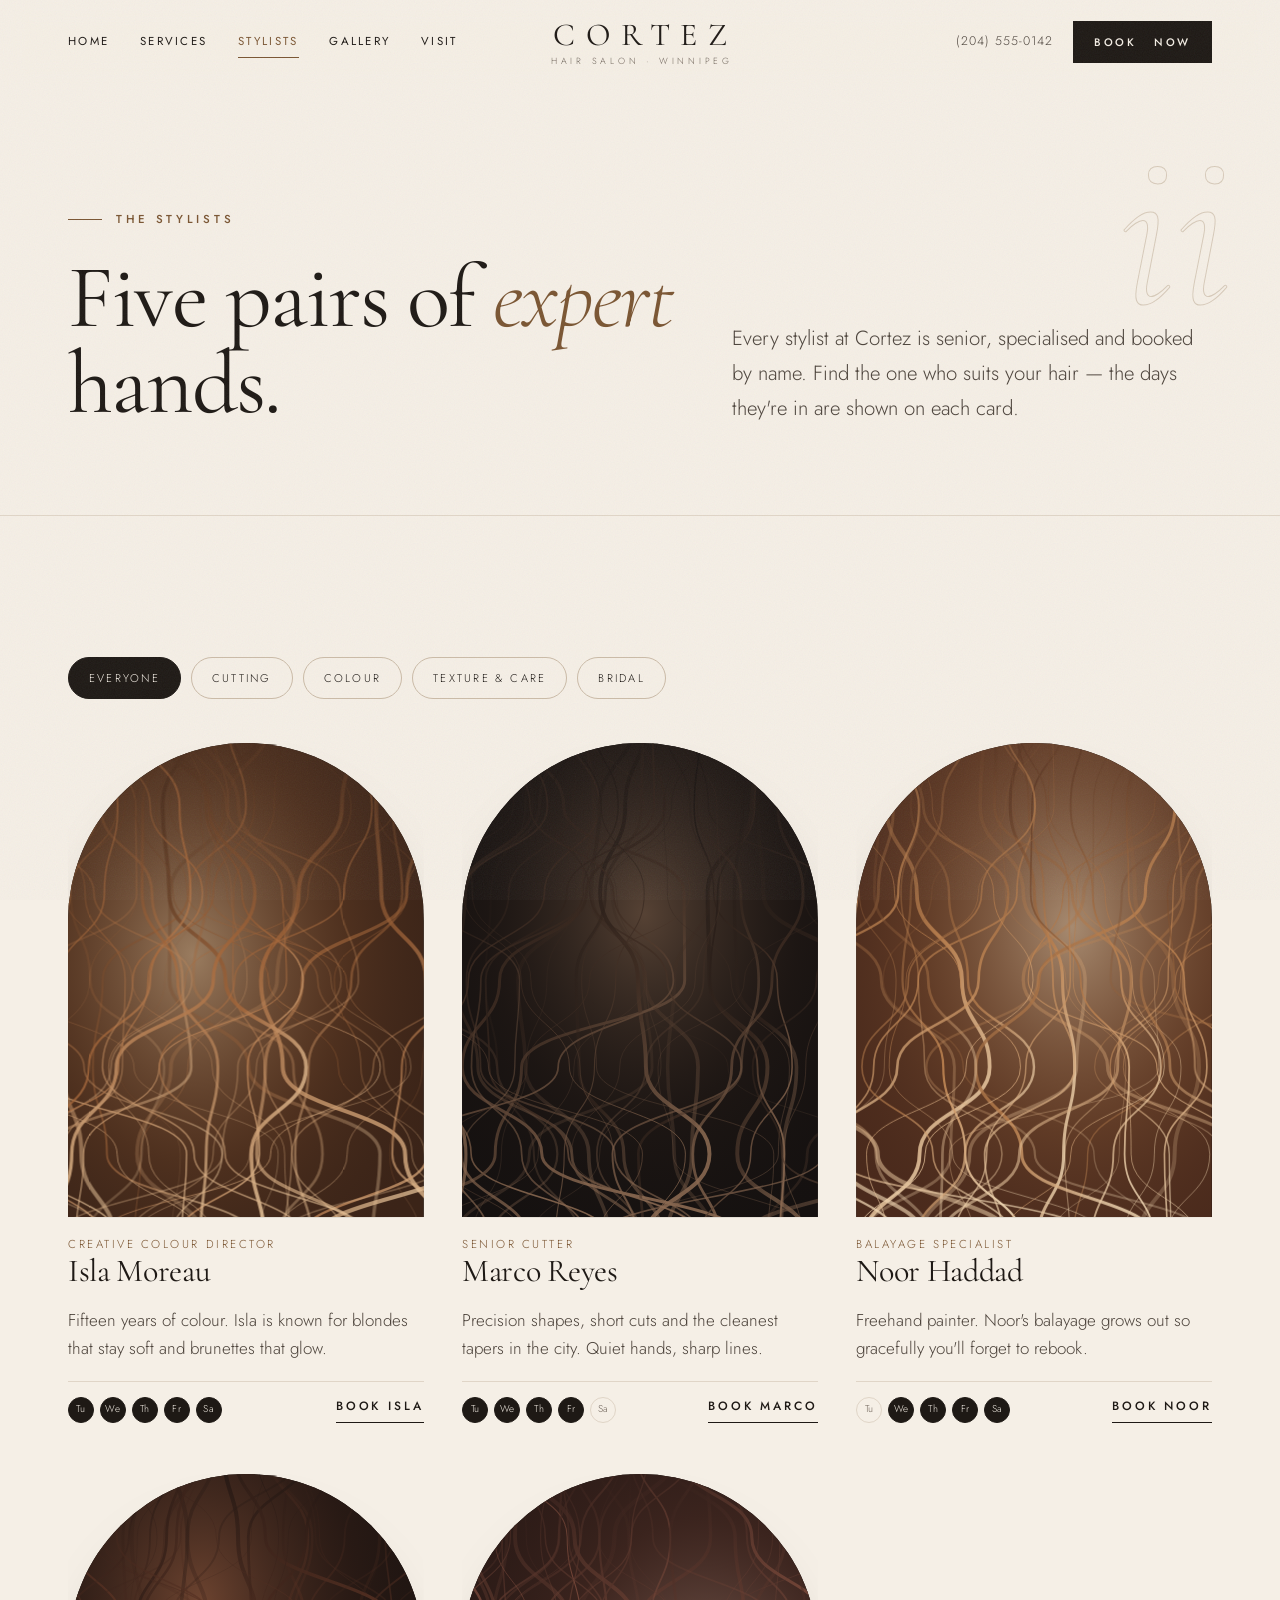
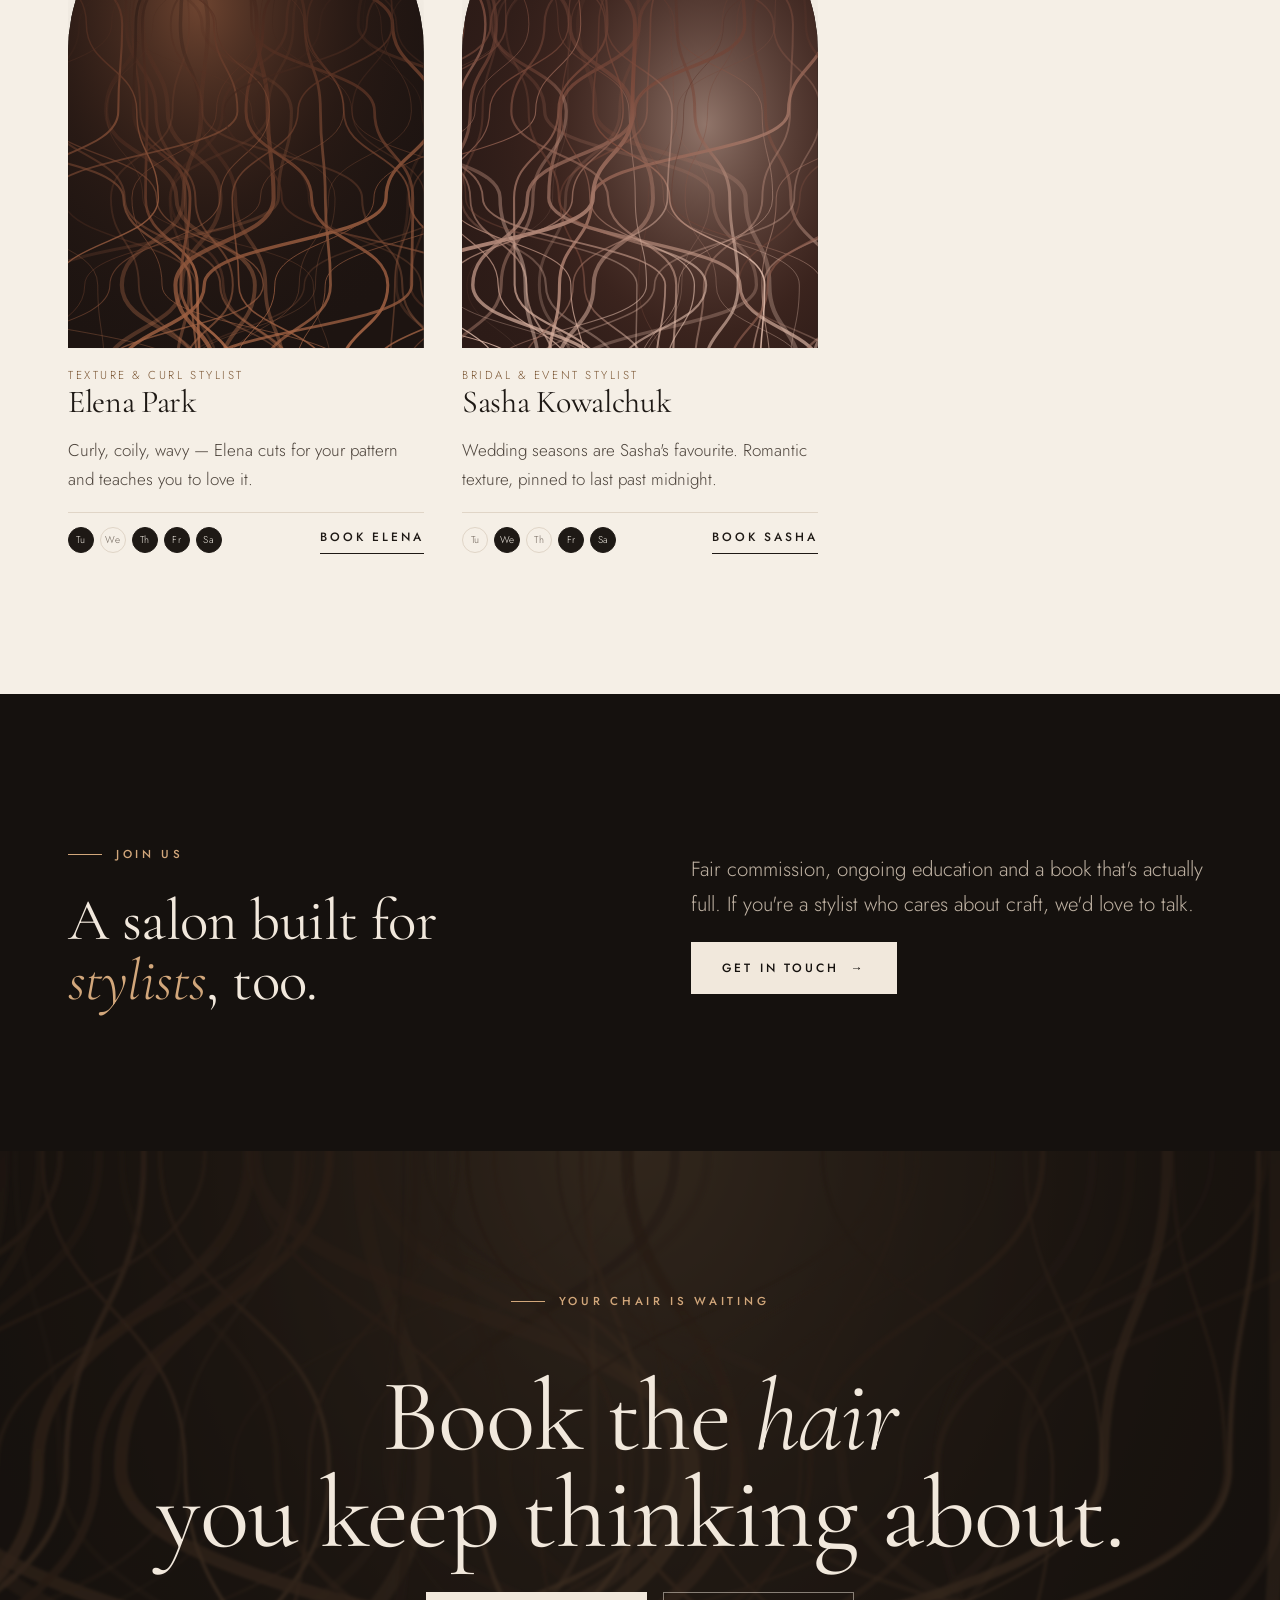
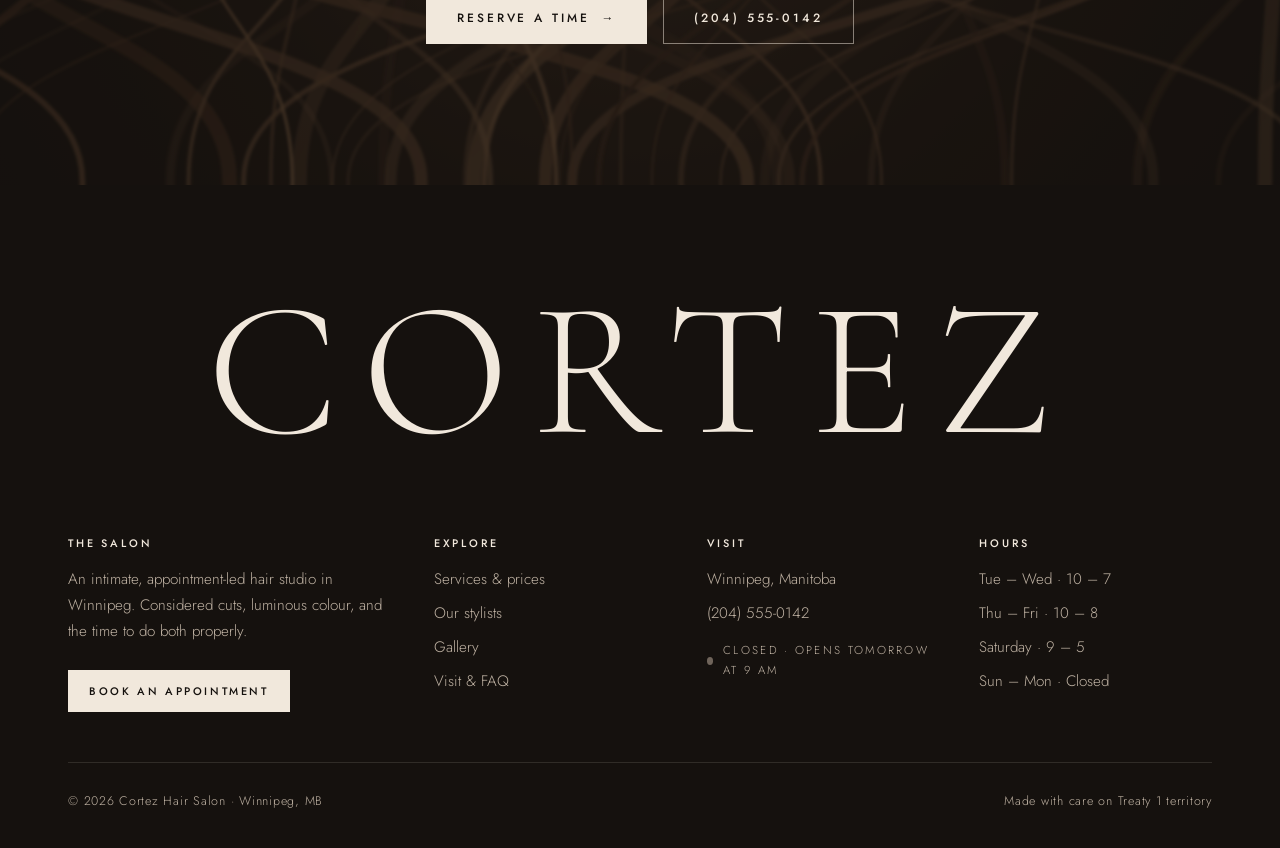
<file: projects/cortez-salon/team.html>
<!doctype html>
<html lang="en-CA">
<head>
<meta charset="utf-8">
<meta name="viewport" content="width=device-width, initial-scale=1">
<title>Our Stylists · Cortez Hair Salon, Winnipeg</title>
<meta name="description" content="Meet the senior stylists at Cortez Hair Salon in Winnipeg — specialists in colour, balayage, precision cutting, curls and bridal hair.">
<meta name="theme-color" content="#f5efe6">
<meta property="og:title" content="Our Stylists · Cortez Hair Salon, Winnipeg">
<meta property="og:description" content="Meet the senior stylists at Cortez Hair Salon in Winnipeg — specialists in colour, balayage, precision cutting, curls and bridal hair.">
<link rel="icon" href="data:image/svg+xml,%3Csvg xmlns='http://www.w3.org/2000/svg' viewBox='0 0 64 64'%3E%3Crect width='64' height='64' fill='%2315110e'/%3E%3Ctext x='50%25' y='56%25' text-anchor='middle' dominant-baseline='middle' font-family='Georgia,serif' font-style='italic' font-size='40' fill='%23d2a77b'%3EC%3C/text%3E%3C/svg%3E">
<link rel="preconnect" href="https://fonts.googleapis.com">
<link rel="preconnect" href="https://fonts.gstatic.com" crossorigin>
<link href="https://fonts.googleapis.com/css2?family=Cormorant+Garamond:ital,wght@0,300;0,400;0,500;1,300;1,400&family=Jost:wght@300;400;500&display=swap" rel="stylesheet">
<link rel="stylesheet" href="assets/css/styles.css">
</head>
<body data-page="team">
<a class="skip" href="#main">Skip to content</a>
<header class="hdr">
  <div class="wrap hdr__in">
    <button class="burger" type="button" aria-expanded="false" aria-controls="drawer" aria-label="Open menu"><span></span><span></span></button>
    <nav class="nav" aria-label="Main"><a href="index.html" data-nav="index">Home</a><a href="services.html" data-nav="services">Services</a><a href="team.html" data-nav="team">Stylists</a><a href="gallery.html" data-nav="gallery">Gallery</a><a href="contact.html" data-nav="contact">Visit</a></nav>
    <a class="brand" href="index.html" aria-label="Cortez Hair Salon, home"><span class="brand__name">CORTEZ</span><span class="brand__sub">Hair Salon · Winnipeg</span></a>
    <div class="hdr__right"><a class="hdr__phone" data-phone href="#"></a><a class="btn btn--sm" href="book.html">Book <span class="lbl-long">&nbsp;now</span></a></div>
  </div>
</header>
<div class="drawer" id="drawer" aria-hidden="true">
  <nav aria-label="Mobile"><a href="index.html" data-nav="index"><small>01</small>Home</a><a href="services.html" data-nav="services"><small>02</small>Services</a><a href="team.html" data-nav="team"><small>03</small>Stylists</a><a href="gallery.html" data-nav="gallery"><small>04</small>Gallery</a><a href="contact.html" data-nav="contact"><small>05</small>Visit</a><a href="book.html" data-nav="book"><small>06</small>Book</a></nav>
  <div class="drawer__foot"><span data-status class="status"></span><a data-phone href="#"></a><span>Winnipeg, Manitoba</span></div>
</div>
<main id="main">
<section class="phero"><span class="phero__idx" aria-hidden="true">ii</span><div class="wrap phero__grid">
  <div><span class="eyebrow rv">The stylists</span><h1 class="h1 rv rv-d1">Five pairs of <em>expert</em> hands.</h1></div>
  <p class="lede rv rv-d2">Every stylist at Cortez is senior, specialised and booked by name. Find the one who suits your hair — the days they're in are shown on each card.</p>
</div></section><section class="sec"><div class="wrap"><div class="chips rv" role="group" aria-label="Filter stylists"><button class="chip" type="button" data-filter="all" aria-pressed="true">Everyone</button><button class="chip" type="button" data-filter="cut" aria-pressed="false">Cutting</button><button class="chip" type="button" data-filter="colour" aria-pressed="false">Colour</button><button class="chip" type="button" data-filter="care" aria-pressed="false">Texture &amp; care</button><button class="chip" type="button" data-filter="event" aria-pressed="false">Bridal</button></div><p class="sr-only" aria-live="polite" data-filter-live></p><div class="team" id="team" data-full></div></div></section>
<section class="sec sec--noir"><div class="wrap split">
  <div><span class="eyebrow rv">Join us</span><h2 class="h2 rv rv-d1">A salon built for <em>stylists</em>, too.</h2></div>
  <div class="rv rv-d2"><p class="lede">Fair commission, ongoing education and a book that's actually full. If you're a stylist who cares about craft, we'd love to talk.</p><a class="btn btn--light" href="contact.html">Get in touch <span class="arr" aria-hidden="true">→</span></a></div>
</div></section><section class="sec sec--noir cta">
  <div class="art" data-art data-palette="#15110e,#5a3a26,#c99a6b" data-seed="cta" data-count="60" data-flow="1.6"></div>
  <div class="wrap cta__in">
    <span class="eyebrow rv">Your chair is waiting</span>
    <h2 class="rv rv-d1">Book the <em>hair</em><br>you keep thinking about.</h2>
    <div class="rv rv-d2" style="display:flex;gap:16px;flex-wrap:wrap;justify-content:center"><a class="btn btn--light" href="book.html">Reserve a time <span class="arr" aria-hidden="true">→</span></a><a class="btn btn--ghost" style="--fg:var(--on-noir);border-color:rgba(241,232,220,.5)" data-phone href="#"></a></div>
  </div>
</section>
</main>
<footer class="ftr">
  <div class="wrap">
    <p class="ftr__big" aria-hidden="true">CORTEZ</p>
    <div class="ftr__grid">
      <div>
        <h4>The salon</h4>
        <p style="max-width:22em">An intimate, appointment-led hair studio in Winnipeg. Considered cuts, luminous colour, and the time to do both properly.</p>
        <a class="btn btn--light btn--sm" href="book.html" style="margin-top:10px">Book an appointment</a>
      </div>
      <div><h4>Explore</h4><ul><li><a href="services.html">Services &amp; prices</a></li><li><a href="team.html">Our stylists</a></li><li><a href="gallery.html">Gallery</a></li><li><a href="contact.html">Visit &amp; FAQ</a></li></ul></div>
      <div><h4>Visit</h4><ul><li>Winnipeg, Manitoba</li><li><a data-phone href="#"></a></li><li><span data-status class="status" style="margin:6px 0 0"></span></li></ul></div>
      <div><h4>Hours</h4><ul><li>Tue – Wed · 10 – 7</li><li>Thu – Fri · 10 – 8</li><li>Saturday · 9 – 5</li><li>Sun – Mon · Closed</li></ul></div>
    </div>
    <div class="ftr__bottom"><span>© <span data-year></span> Cortez Hair Salon · Winnipeg, MB</span><span>Made with care on Treaty 1 territory</span></div>
  </div>
</footer>
<script src="assets/js/data.js"></script>
<script src="assets/js/main.js"></script>
</body>
</html>
</file>
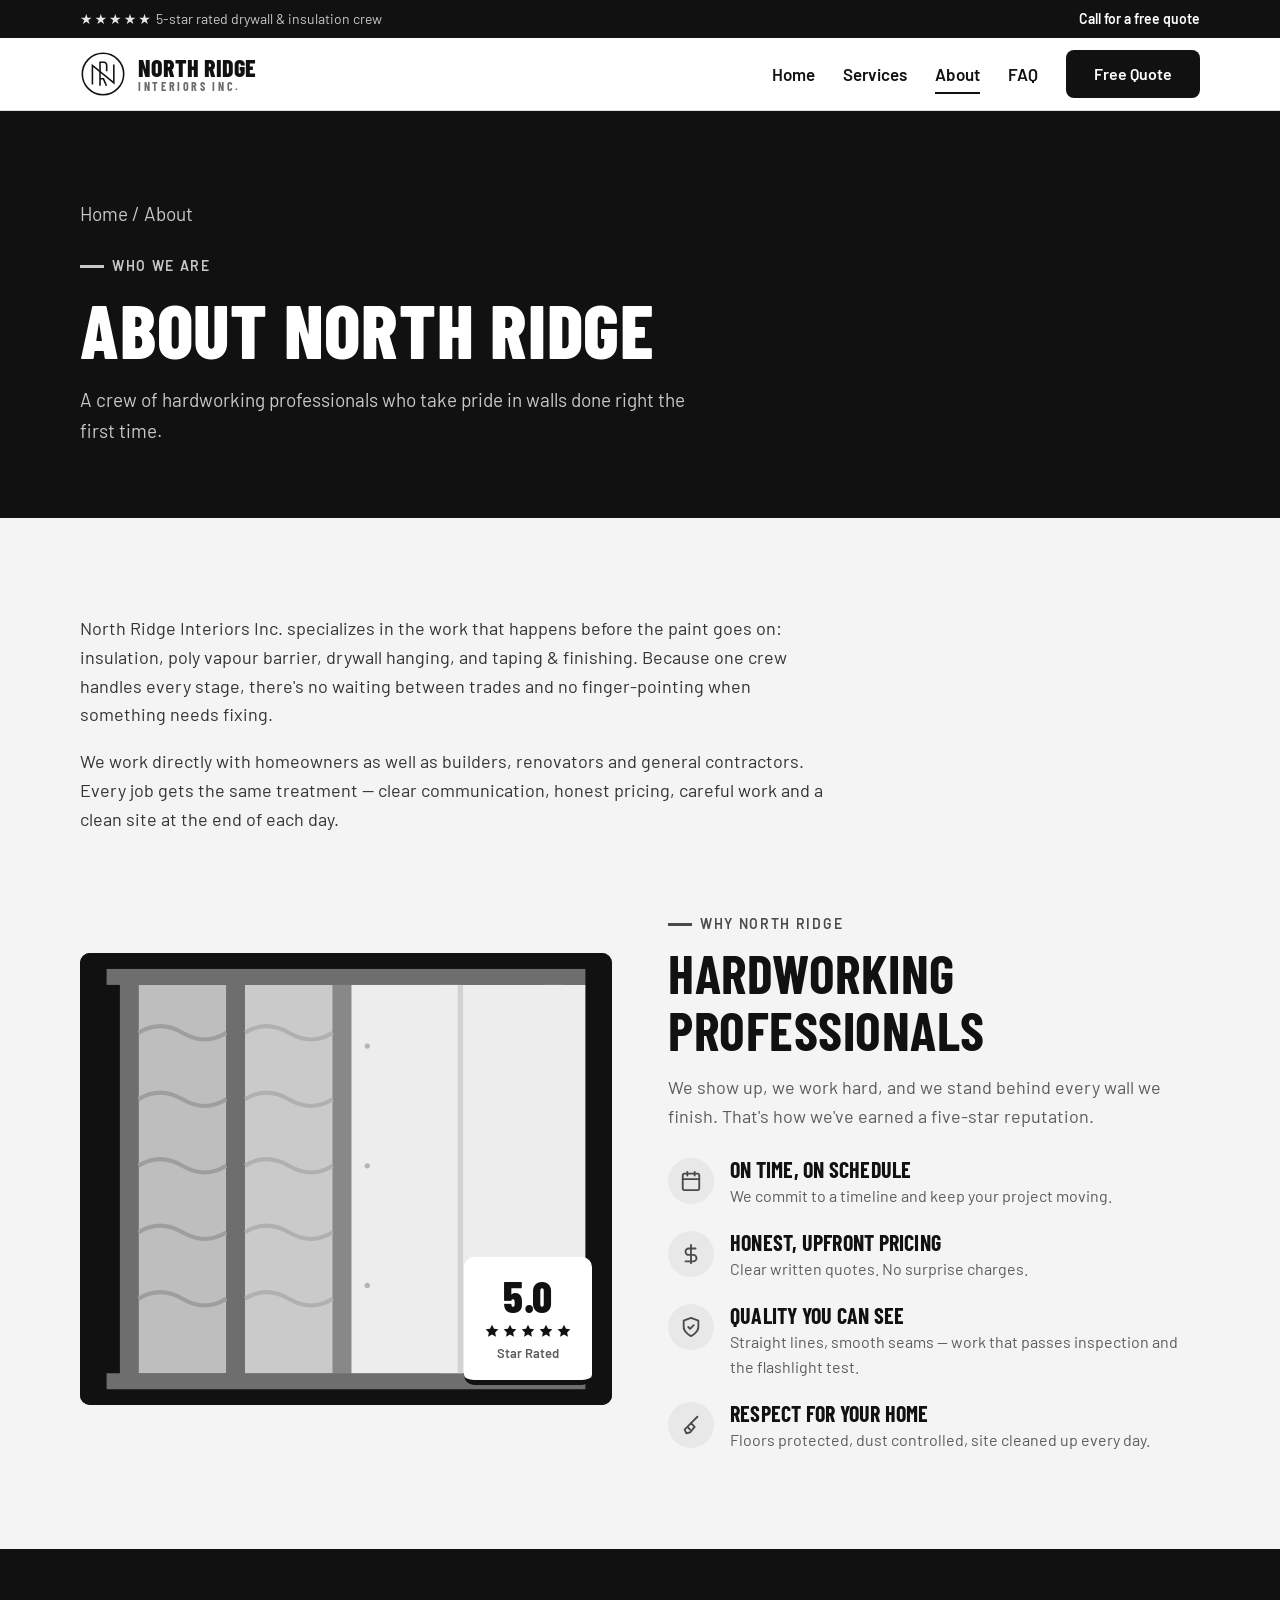
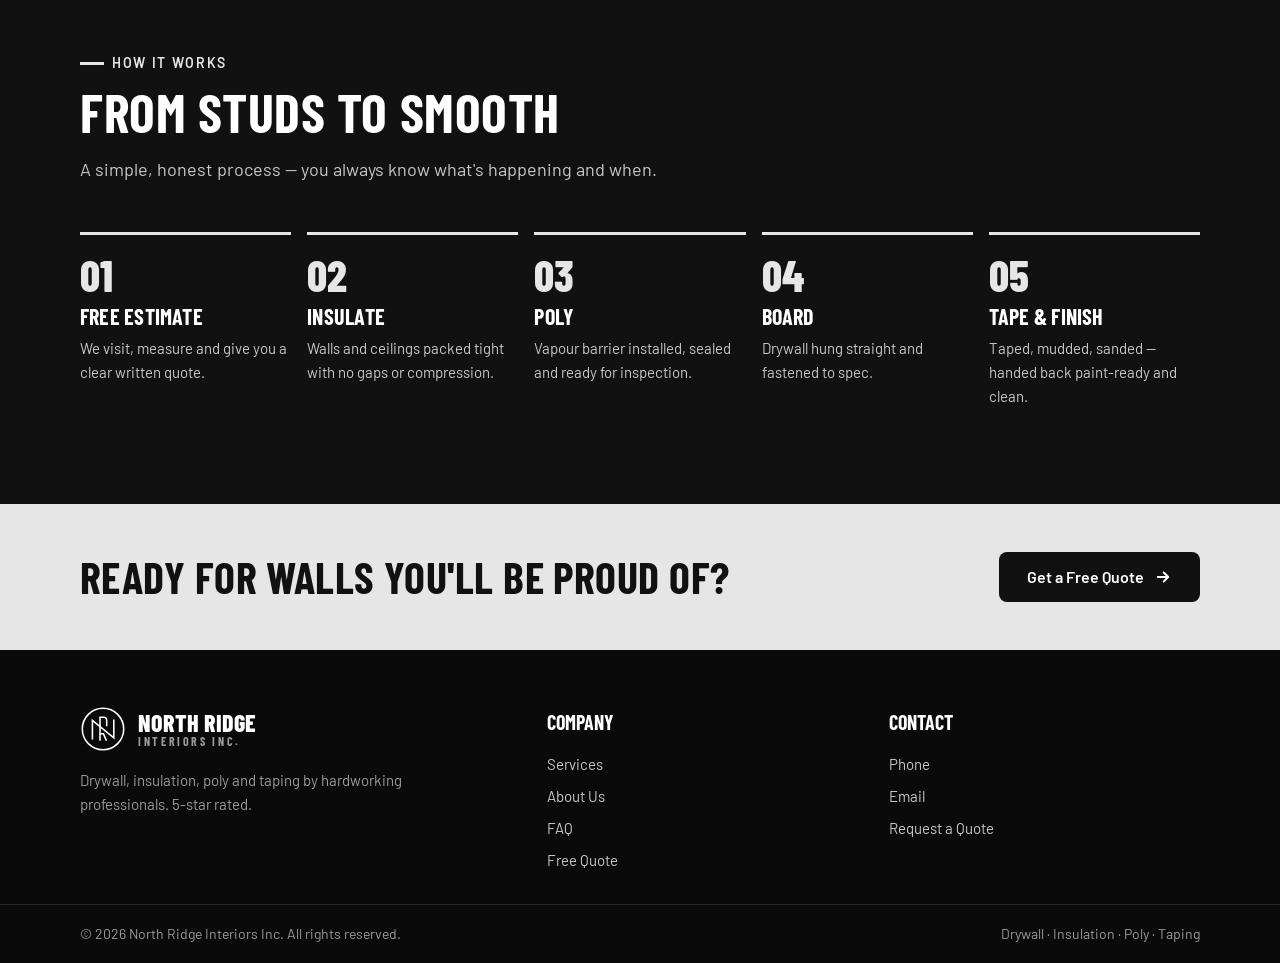
<file: projects/northridge-interiors/about.html>
<!doctype html>
<html lang="en">
<head>
<meta charset="utf-8">
<meta name="viewport" content="width=device-width, initial-scale=1">
<title>About | North Ridge Interiors Inc.</title>
<meta name="description" content="Meet North Ridge Interiors Inc. — hardworking drywall and insulation professionals with a 5-star reputation.">
<link rel="preconnect" href="https://fonts.googleapis.com">
<link rel="preconnect" href="https://fonts.gstatic.com" crossorigin>
<link href="https://fonts.googleapis.com/css2?family=Barlow+Condensed:wght@600;700;800&family=Barlow:wght@400;500;600&display=swap" rel="stylesheet">
<link rel="icon" href="data:image/svg+xml,%3Csvg xmlns='http://www.w3.org/2000/svg' viewBox='-50 -50 100 100'%3E%3Ccircle r='50' fill='%23111111'/%3E%3Cg fill='none' stroke='%23FFFFFF' stroke-width='6'%3E%3Ccircle r='42'/%3E%3Cpath d='M-23 21V-18.5L23.5 19.5V-19'/%3E%3Cpath d='M-6.5 25.5V-25.5H2a6 6 0 0 1 6 6V-6'/%3E%3Cpath d='M-6.5 10.5H1L7.5 25.5'/%3E%3C/g%3E%3C/svg%3E">
<link rel="stylesheet" href="styles.css">
</head>
<body>

<svg width="0" height="0" style="position:absolute" aria-hidden="true">
  <defs>
    <symbol id="i-logo" viewBox="-50 -50 100 100"><g fill="none" stroke="currentColor" stroke-width="3.4" stroke-linejoin="miter"><circle cx="0" cy="0" r="45"/><path d="M-23 21V-18.5L23.5 19.5V-19" stroke-linecap="square"/><path d="M-6.5 25.5V-25.5H2a6 6 0 0 1 6 6V-6"/><path d="M-6.5 10.5H1L7.5 25.5"/></g></symbol>
    <symbol id="i-star" viewBox="0 0 24 24"><path d="M12 2.5l2.94 6.1 6.56.9-4.78 4.6 1.17 6.5L12 17.4l-5.89 3.2 1.17-6.5L2.5 9.5l6.56-.9z"/></symbol>
    <symbol id="i-phone" viewBox="0 0 24 24" fill="none" stroke="currentColor" stroke-width="2" stroke-linecap="round" stroke-linejoin="round"><path d="M22 16.9v3a2 2 0 0 1-2.2 2 19.8 19.8 0 0 1-8.6-3.1 19.5 19.5 0 0 1-6-6A19.8 19.8 0 0 1 2.1 4.2 2 2 0 0 1 4.1 2h3a2 2 0 0 1 2 1.7c.1 1 .4 1.9.7 2.8a2 2 0 0 1-.5 2.1L8 9.9a16 16 0 0 0 6 6l1.3-1.3a2 2 0 0 1 2.1-.4c.9.3 1.8.6 2.8.7a2 2 0 0 1 1.7 2z"/></symbol>
    <symbol id="i-mail" viewBox="0 0 24 24" fill="none" stroke="currentColor" stroke-width="2" stroke-linecap="round" stroke-linejoin="round"><rect x="2" y="4" width="20" height="16" rx="2"/><path d="m22 7-10 6L2 7"/></symbol>
    <symbol id="i-pin" viewBox="0 0 24 24" fill="none" stroke="currentColor" stroke-width="2" stroke-linecap="round" stroke-linejoin="round"><path d="M20 10c0 6-8 12-8 12s-8-6-8-12a8 8 0 0 1 16 0z"/><circle cx="12" cy="10" r="3"/></symbol>
    <symbol id="i-clock" viewBox="0 0 24 24" fill="none" stroke="currentColor" stroke-width="2" stroke-linecap="round" stroke-linejoin="round"><circle cx="12" cy="12" r="10"/><path d="M12 6v6l4 2"/></symbol>
    <symbol id="i-check" viewBox="0 0 24 24" fill="none" stroke="currentColor" stroke-width="2.5" stroke-linecap="round" stroke-linejoin="round"><circle cx="12" cy="12" r="10"/><path d="m8 12 3 3 5-6"/></symbol>
    <symbol id="i-arrow" viewBox="0 0 24 24" fill="none" stroke="currentColor" stroke-width="2.5" stroke-linecap="round" stroke-linejoin="round"><path d="M5 12h14M13 6l6 6-6 6"/></symbol>
    <symbol id="i-insulation" viewBox="0 0 24 24" fill="none" stroke="currentColor" stroke-width="2" stroke-linecap="round" stroke-linejoin="round"><rect x="3" y="3" width="18" height="18" rx="1"/><path d="M3 8c3 0 3 3 6 3s3-3 6-3 3 3 6 3M3 14c3 0 3 3 6 3s3-3 6-3 3 3 6 3"/></symbol>
    <symbol id="i-poly" viewBox="0 0 24 24" fill="none" stroke="currentColor" stroke-width="2" stroke-linecap="round" stroke-linejoin="round"><path d="M4 3h16v18H4z"/><path d="M4 3l6 4v14M20 3l-5 5v13"/><path d="M10 12h5"/></symbol>
    <symbol id="i-board" viewBox="0 0 24 24" fill="none" stroke="currentColor" stroke-width="2" stroke-linecap="round" stroke-linejoin="round"><rect x="3" y="3" width="8" height="18"/><rect x="13" y="3" width="8" height="18"/><circle cx="7" cy="7" r=".6" fill="currentColor"/><circle cx="7" cy="12" r=".6" fill="currentColor"/><circle cx="7" cy="17" r=".6" fill="currentColor"/><circle cx="17" cy="7" r=".6" fill="currentColor"/><circle cx="17" cy="12" r=".6" fill="currentColor"/><circle cx="17" cy="17" r=".6" fill="currentColor"/></symbol>
    <symbol id="i-trowel" viewBox="0 0 24 24" fill="none" stroke="currentColor" stroke-width="2" stroke-linecap="round" stroke-linejoin="round"><path d="M3 14h13l3-3V8H6z"/><path d="M12 14v3a2 2 0 0 0 2 2h1"/><path d="M15 19h4v2h-4z"/></symbol>
    <symbol id="i-shield" viewBox="0 0 24 24" fill="none" stroke="currentColor" stroke-width="2" stroke-linecap="round" stroke-linejoin="round"><path d="M12 22s8-4 8-10V5l-8-3-8 3v7c0 6 8 10 8 10z"/><path d="m9 12 2 2 4-4"/></symbol>
    <symbol id="i-calendar" viewBox="0 0 24 24" fill="none" stroke="currentColor" stroke-width="2" stroke-linecap="round" stroke-linejoin="round"><rect x="3" y="4" width="18" height="18" rx="2"/><path d="M16 2v4M8 2v4M3 10h18"/></symbol>
    <symbol id="i-broom" viewBox="0 0 24 24" fill="none" stroke="currentColor" stroke-width="2" stroke-linecap="round" stroke-linejoin="round"><path d="m19 3-7 7"/><path d="M12 10 5 17l2 4 4-1 5-6z"/><path d="m9 15 2 2"/></symbol>
    <symbol id="i-dollar" viewBox="0 0 24 24" fill="none" stroke="currentColor" stroke-width="2" stroke-linecap="round" stroke-linejoin="round"><path d="M12 2v20M17 6H9.5a3.5 3.5 0 0 0 0 7h5a3.5 3.5 0 0 1 0 7H6"/></symbol>
  </defs>
</svg>

<div class="topbar">
  <div class="wrap">
    <span><span class="stars-inline" aria-hidden="true">★★★★★</span> <span class="hide-sm">5-star rated drywall &amp; insulation crew</span><span class="sr-only" style="position:absolute;left:-9999px">Rated 5 out of 5 stars</span></span>
    <span><a href="tel:" data-phone-link><span data-phone>Call for a free quote</span></a></span>
  </div>
</div>

<header class="nav">
  <div class="wrap">
    <a href="index.html" class="logo" aria-label="North Ridge Interiors Inc. home">
      <span class="logo-fallback"><svg class="logo-mark" aria-hidden="true"><use href="#i-logo"/></svg><span class="logo-text">North Ridge<small>Interiors Inc.</small></span></span>
    </a>
    <nav aria-label="Main">
      <button class="menu-btn" aria-label="Open menu" aria-expanded="false" aria-controls="nav-list">
        <svg viewBox="0 0 24 24" fill="none" stroke="currentColor" stroke-width="2.5" stroke-linecap="round"><path d="M3 6h18M3 12h18M3 18h18"/></svg>
      </button>
      <ul id="nav-list">
        <li><a class="link" href="index.html">Home</a></li>
        <li><a class="link" href="services.html">Services</a></li>
        <li><a class="link" href="about.html" aria-current="page">About</a></li>
        <li><a class="link" href="faq.html">FAQ</a></li>
        <li><a class="btn btn-primary" href="contact.html">Free Quote</a></li>
      </ul>
    </nav>
  </div>
</header>

<main id="top">
  <section class="page-hero">
    <div class="wrap">
      <p class="crumbs"><a href="index.html">Home</a> / About</p>
      <span class="eyebrow">Who we are</span>
      <h1>About North Ridge</h1>
      <p>A crew of hardworking professionals who take pride in walls done right the first time.</p>
    </div>
  </section>

  <section class="block" style="padding-bottom:24px">
    <div class="wrap">
      <div class="prose reveal">
        <p>North Ridge Interiors Inc. specializes in the work that happens before the paint goes on: insulation, poly vapour barrier, drywall hanging, and taping &amp; finishing. Because one crew handles every stage, there's no waiting between trades and no finger-pointing when something needs fixing.</p>
        <p>We work directly with homeowners as well as builders, renovators and general contractors. Every job gets the same treatment — clear communication, honest pricing, careful work and a clean site at the end of each day.</p>
      </div>
    </div>
  </section>

  <section class="block" id="why" style="padding-top:48px">
    <div class="wrap why">
      <div class="why-visual reveal" aria-hidden="true">
        <svg viewBox="0 0 400 340" preserveAspectRatio="xMidYMid slice">
          <rect width="400" height="340" fill="#111111"/>
          <!-- studs -->
          <g fill="#6E6E6E">
            <rect x="30" y="20" width="14" height="300"/><rect x="110" y="20" width="14" height="300"/>
            <rect x="190" y="20" width="14" height="300"/><rect x="270" y="20" width="14" height="300"/>
            <rect x="350" y="20" width="14" height="300"/>
            <rect x="20" y="12" width="360" height="12"/><rect x="20" y="316" width="360" height="12"/>
          </g>
          <!-- insulation -->
          <g fill="#BEBEBE">
            <rect x="44" y="24" width="66" height="292"/><rect x="124" y="24" width="66" height="292"/>
          </g>
          <g stroke="#9E9E9E" stroke-width="3" fill="none">
            <path d="M44 60q16-10 33 0t33 0M44 110q16-10 33 0t33 0M44 160q16-10 33 0t33 0M44 210q16-10 33 0t33 0M44 260q16-10 33 0t33 0"/>
            <path d="M124 60q16-10 33 0t33 0M124 110q16-10 33 0t33 0M124 160q16-10 33 0t33 0M124 210q16-10 33 0t33 0M124 260q16-10 33 0t33 0"/>
          </g>
          <!-- poly -->
          <rect x="124" y="24" width="146" height="292" fill="#FFFFFF" opacity=".18"/>
          <!-- drywall -->
          <rect x="204" y="24" width="176" height="292" fill="#EDEDED"/>
          <rect x="284" y="24" width="4" height="292" fill="#D2D2D2"/>
          <g fill="#B5B5B5"><circle cx="216" cy="70" r="2"/><circle cx="216" cy="160" r="2"/><circle cx="216" cy="250" r="2"/></g>
        </svg>
        <div class="badge-5">
          <div class="display">5.0</div>
          <div class="stars"><svg><use href="#i-star"/></svg><svg><use href="#i-star"/></svg><svg><use href="#i-star"/></svg><svg><use href="#i-star"/></svg><svg><use href="#i-star"/></svg></div>
          <p>Star Rated</p>
        </div>
      </div>
      <div class="reveal">
        <span class="eyebrow">Why North Ridge</span>
        <h2 class="display" style="font-size:clamp(36px,5vw,54px);color:var(--navy);margin-top:10px">Hardworking Professionals</h2>
        <p style="color:var(--muted);margin-top:14px;font-size:18px">We show up, we work hard, and we stand behind every wall we finish. That's how we've earned a five-star reputation.</p>
        <div class="values">
          <div class="value"><div class="icon"><svg aria-hidden="true"><use href="#i-calendar"/></svg></div><div><h3>On Time, On Schedule</h3><p>We commit to a timeline and keep your project moving.</p></div></div>
          <div class="value"><div class="icon"><svg aria-hidden="true"><use href="#i-dollar"/></svg></div><div><h3>Honest, Upfront Pricing</h3><p>Clear written quotes. No surprise charges.</p></div></div>
          <div class="value"><div class="icon"><svg aria-hidden="true"><use href="#i-shield"/></svg></div><div><h3>Quality You Can See</h3><p>Straight lines, smooth seams — work that passes inspection and the flashlight test.</p></div></div>
          <div class="value"><div class="icon"><svg aria-hidden="true"><use href="#i-broom"/></svg></div><div><h3>Respect for Your Home</h3><p>Floors protected, dust controlled, site cleaned up every day.</p></div></div>
        </div>
      </div>
    </div>
  </section>

  <section class="block process-bg" id="process">
    <div class="wrap">
      <div class="section-head reveal">
        <span class="eyebrow">How it works</span>
        <h2>From Studs to Smooth</h2>
        <p>A simple, honest process — you always know what's happening and when.</p>
      </div>
      <ol class="steps" style="list-style:none;padding:0;margin:0">
        <li class="step reveal"><div class="num">01</div><h3>Free Estimate</h3><p>We visit, measure and give you a clear written quote.</p></li>
        <li class="step reveal"><div class="num">02</div><h3>Insulate</h3><p>Walls and ceilings packed tight with no gaps or compression.</p></li>
        <li class="step reveal"><div class="num">03</div><h3>Poly</h3><p>Vapour barrier installed, sealed and ready for inspection.</p></li>
        <li class="step reveal"><div class="num">04</div><h3>Board</h3><p>Drywall hung straight and fastened to spec.</p></li>
        <li class="step reveal"><div class="num">05</div><h3>Tape &amp; Finish</h3><p>Taped, mudded, sanded — handed back paint-ready and clean.</p></li>
      </ol>
    </div>
  </section>

  <section class="cta-band">
    <div class="wrap">
      <h2>Ready for walls you'll be proud of?</h2>
      <a href="contact.html" class="btn">Get a Free Quote <svg aria-hidden="true"><use href="#i-arrow"/></svg></a>
    </div>
  </section>
</main>

<footer>
  <div class="wrap">
    <div>
      <a href="index.html" class="logo" aria-label="North Ridge Interiors Inc. home">
        <span class="logo-fallback"><svg class="logo-mark" aria-hidden="true"><use href="#i-logo"/></svg><span class="logo-text">North Ridge<small>Interiors Inc.</small></span></span>
      </a>
      <p style="margin-top:16px;max-width:340px">Drywall, insulation, poly and taping by hardworking professionals. 5-star rated.</p>
    </div>
    <div>
      <h4>Company</h4>
      <ul><li><a href="services.html">Services</a></li><li><a href="about.html">About Us</a></li><li><a href="faq.html">FAQ</a></li><li><a href="contact.html">Free Quote</a></li></ul>
    </div>
    <div>
      <h4>Contact</h4>
      <ul><li><a href="tel:" data-phone-link data-phone>Phone</a></li><li><a href="mailto:" data-email-link data-email>Email</a></li><li><a href="contact.html">Request a Quote</a></li></ul>
    </div>
  </div>
  <div class="bottom"><div class="wrap"><span>© <span id="year"></span> North Ridge Interiors Inc. All rights reserved.</span><span>Drywall · Insulation · Poly · Taping</span></div></div>
</footer>

<div class="mobile-call">
  <a href="tel:" data-phone-link class="btn btn-ghost"><svg aria-hidden="true"><use href="#i-phone"/></svg>Call</a>
  <a href="contact.html" class="btn btn-primary">Free Quote</a>
</div>

<script src="site.js"></script>
</body>
</html>
</file>
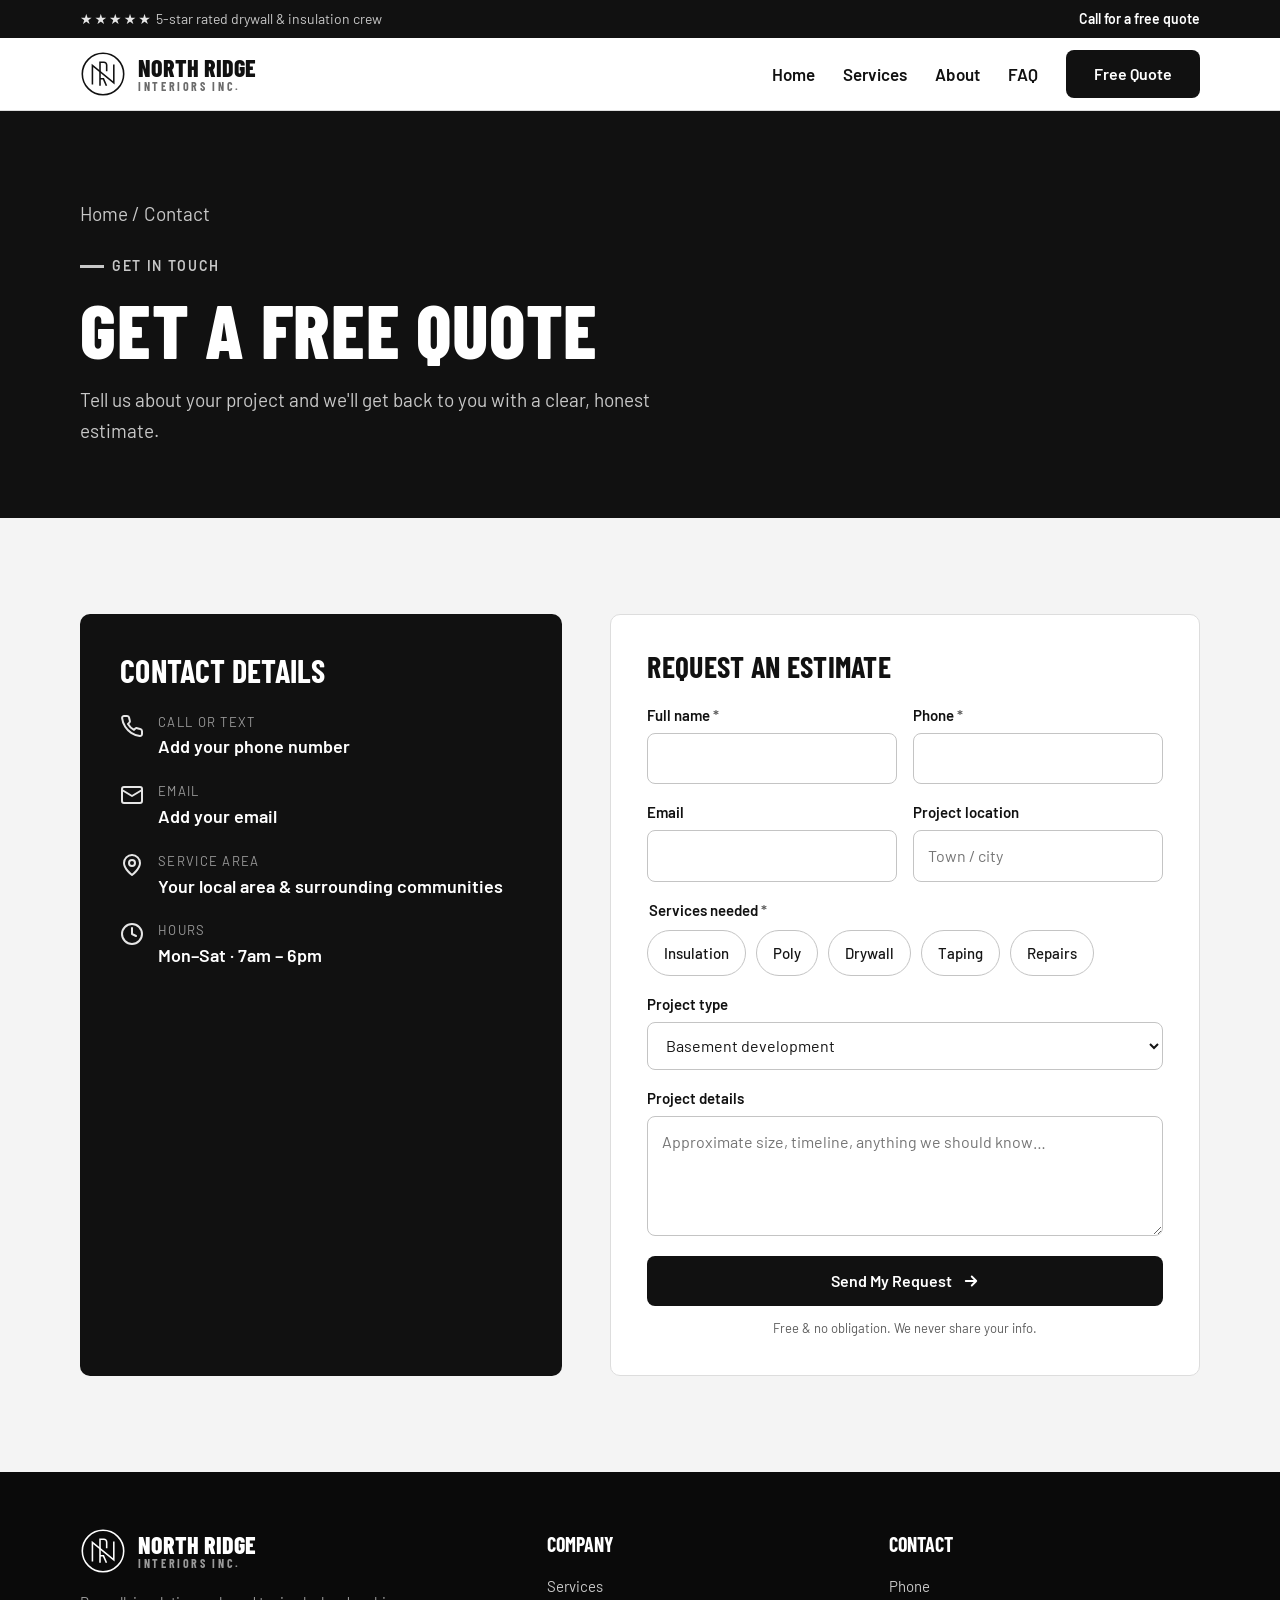
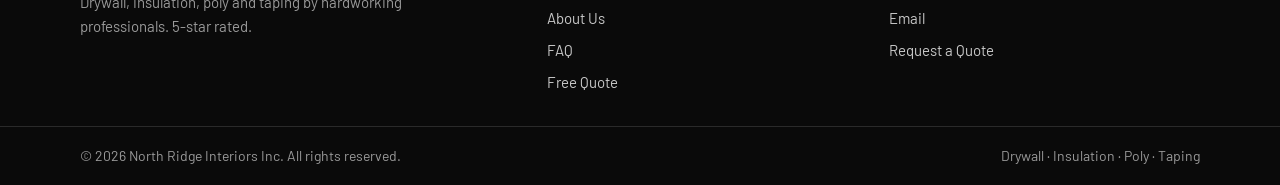
<file: projects/northridge-interiors/contact.html>
<!doctype html>
<html lang="en">
<head>
<meta charset="utf-8">
<meta name="viewport" content="width=device-width, initial-scale=1">
<title>Free Quote | North Ridge Interiors Inc.</title>
<meta name="description" content="Request a free, no-obligation quote from North Ridge Interiors Inc. for drywall, insulation, poly and taping.">
<link rel="preconnect" href="https://fonts.googleapis.com">
<link rel="preconnect" href="https://fonts.gstatic.com" crossorigin>
<link href="https://fonts.googleapis.com/css2?family=Barlow+Condensed:wght@600;700;800&family=Barlow:wght@400;500;600&display=swap" rel="stylesheet">
<link rel="icon" href="data:image/svg+xml,%3Csvg xmlns='http://www.w3.org/2000/svg' viewBox='-50 -50 100 100'%3E%3Ccircle r='50' fill='%23111111'/%3E%3Cg fill='none' stroke='%23FFFFFF' stroke-width='6'%3E%3Ccircle r='42'/%3E%3Cpath d='M-23 21V-18.5L23.5 19.5V-19'/%3E%3Cpath d='M-6.5 25.5V-25.5H2a6 6 0 0 1 6 6V-6'/%3E%3Cpath d='M-6.5 10.5H1L7.5 25.5'/%3E%3C/g%3E%3C/svg%3E">
<link rel="stylesheet" href="styles.css">
</head>
<body>

<svg width="0" height="0" style="position:absolute" aria-hidden="true">
  <defs>
    <symbol id="i-logo" viewBox="-50 -50 100 100"><g fill="none" stroke="currentColor" stroke-width="3.4" stroke-linejoin="miter"><circle cx="0" cy="0" r="45"/><path d="M-23 21V-18.5L23.5 19.5V-19" stroke-linecap="square"/><path d="M-6.5 25.5V-25.5H2a6 6 0 0 1 6 6V-6"/><path d="M-6.5 10.5H1L7.5 25.5"/></g></symbol>
    <symbol id="i-star" viewBox="0 0 24 24"><path d="M12 2.5l2.94 6.1 6.56.9-4.78 4.6 1.17 6.5L12 17.4l-5.89 3.2 1.17-6.5L2.5 9.5l6.56-.9z"/></symbol>
    <symbol id="i-phone" viewBox="0 0 24 24" fill="none" stroke="currentColor" stroke-width="2" stroke-linecap="round" stroke-linejoin="round"><path d="M22 16.9v3a2 2 0 0 1-2.2 2 19.8 19.8 0 0 1-8.6-3.1 19.5 19.5 0 0 1-6-6A19.8 19.8 0 0 1 2.1 4.2 2 2 0 0 1 4.1 2h3a2 2 0 0 1 2 1.7c.1 1 .4 1.9.7 2.8a2 2 0 0 1-.5 2.1L8 9.9a16 16 0 0 0 6 6l1.3-1.3a2 2 0 0 1 2.1-.4c.9.3 1.8.6 2.8.7a2 2 0 0 1 1.7 2z"/></symbol>
    <symbol id="i-mail" viewBox="0 0 24 24" fill="none" stroke="currentColor" stroke-width="2" stroke-linecap="round" stroke-linejoin="round"><rect x="2" y="4" width="20" height="16" rx="2"/><path d="m22 7-10 6L2 7"/></symbol>
    <symbol id="i-pin" viewBox="0 0 24 24" fill="none" stroke="currentColor" stroke-width="2" stroke-linecap="round" stroke-linejoin="round"><path d="M20 10c0 6-8 12-8 12s-8-6-8-12a8 8 0 0 1 16 0z"/><circle cx="12" cy="10" r="3"/></symbol>
    <symbol id="i-clock" viewBox="0 0 24 24" fill="none" stroke="currentColor" stroke-width="2" stroke-linecap="round" stroke-linejoin="round"><circle cx="12" cy="12" r="10"/><path d="M12 6v6l4 2"/></symbol>
    <symbol id="i-check" viewBox="0 0 24 24" fill="none" stroke="currentColor" stroke-width="2.5" stroke-linecap="round" stroke-linejoin="round"><circle cx="12" cy="12" r="10"/><path d="m8 12 3 3 5-6"/></symbol>
    <symbol id="i-arrow" viewBox="0 0 24 24" fill="none" stroke="currentColor" stroke-width="2.5" stroke-linecap="round" stroke-linejoin="round"><path d="M5 12h14M13 6l6 6-6 6"/></symbol>
    <symbol id="i-insulation" viewBox="0 0 24 24" fill="none" stroke="currentColor" stroke-width="2" stroke-linecap="round" stroke-linejoin="round"><rect x="3" y="3" width="18" height="18" rx="1"/><path d="M3 8c3 0 3 3 6 3s3-3 6-3 3 3 6 3M3 14c3 0 3 3 6 3s3-3 6-3 3 3 6 3"/></symbol>
    <symbol id="i-poly" viewBox="0 0 24 24" fill="none" stroke="currentColor" stroke-width="2" stroke-linecap="round" stroke-linejoin="round"><path d="M4 3h16v18H4z"/><path d="M4 3l6 4v14M20 3l-5 5v13"/><path d="M10 12h5"/></symbol>
    <symbol id="i-board" viewBox="0 0 24 24" fill="none" stroke="currentColor" stroke-width="2" stroke-linecap="round" stroke-linejoin="round"><rect x="3" y="3" width="8" height="18"/><rect x="13" y="3" width="8" height="18"/><circle cx="7" cy="7" r=".6" fill="currentColor"/><circle cx="7" cy="12" r=".6" fill="currentColor"/><circle cx="7" cy="17" r=".6" fill="currentColor"/><circle cx="17" cy="7" r=".6" fill="currentColor"/><circle cx="17" cy="12" r=".6" fill="currentColor"/><circle cx="17" cy="17" r=".6" fill="currentColor"/></symbol>
    <symbol id="i-trowel" viewBox="0 0 24 24" fill="none" stroke="currentColor" stroke-width="2" stroke-linecap="round" stroke-linejoin="round"><path d="M3 14h13l3-3V8H6z"/><path d="M12 14v3a2 2 0 0 0 2 2h1"/><path d="M15 19h4v2h-4z"/></symbol>
    <symbol id="i-shield" viewBox="0 0 24 24" fill="none" stroke="currentColor" stroke-width="2" stroke-linecap="round" stroke-linejoin="round"><path d="M12 22s8-4 8-10V5l-8-3-8 3v7c0 6 8 10 8 10z"/><path d="m9 12 2 2 4-4"/></symbol>
    <symbol id="i-calendar" viewBox="0 0 24 24" fill="none" stroke="currentColor" stroke-width="2" stroke-linecap="round" stroke-linejoin="round"><rect x="3" y="4" width="18" height="18" rx="2"/><path d="M16 2v4M8 2v4M3 10h18"/></symbol>
    <symbol id="i-broom" viewBox="0 0 24 24" fill="none" stroke="currentColor" stroke-width="2" stroke-linecap="round" stroke-linejoin="round"><path d="m19 3-7 7"/><path d="M12 10 5 17l2 4 4-1 5-6z"/><path d="m9 15 2 2"/></symbol>
    <symbol id="i-dollar" viewBox="0 0 24 24" fill="none" stroke="currentColor" stroke-width="2" stroke-linecap="round" stroke-linejoin="round"><path d="M12 2v20M17 6H9.5a3.5 3.5 0 0 0 0 7h5a3.5 3.5 0 0 1 0 7H6"/></symbol>
  </defs>
</svg>

<div class="topbar">
  <div class="wrap">
    <span><span class="stars-inline" aria-hidden="true">★★★★★</span> <span class="hide-sm">5-star rated drywall &amp; insulation crew</span><span class="sr-only" style="position:absolute;left:-9999px">Rated 5 out of 5 stars</span></span>
    <span><a href="tel:" data-phone-link><span data-phone>Call for a free quote</span></a></span>
  </div>
</div>

<header class="nav">
  <div class="wrap">
    <a href="index.html" class="logo" aria-label="North Ridge Interiors Inc. home">
      <span class="logo-fallback"><svg class="logo-mark" aria-hidden="true"><use href="#i-logo"/></svg><span class="logo-text">North Ridge<small>Interiors Inc.</small></span></span>
    </a>
    <nav aria-label="Main">
      <button class="menu-btn" aria-label="Open menu" aria-expanded="false" aria-controls="nav-list">
        <svg viewBox="0 0 24 24" fill="none" stroke="currentColor" stroke-width="2.5" stroke-linecap="round"><path d="M3 6h18M3 12h18M3 18h18"/></svg>
      </button>
      <ul id="nav-list">
        <li><a class="link" href="index.html">Home</a></li>
        <li><a class="link" href="services.html">Services</a></li>
        <li><a class="link" href="about.html">About</a></li>
        <li><a class="link" href="faq.html">FAQ</a></li>
        <li><a class="btn btn-primary" href="contact.html" aria-current="page">Free Quote</a></li>
      </ul>
    </nav>
  </div>
</header>

<main id="top">
  <section class="page-hero">
    <div class="wrap">
      <p class="crumbs"><a href="index.html">Home</a> / Contact</p>
      <span class="eyebrow">Get in touch</span>
      <h1>Get a Free Quote</h1>
      <p>Tell us about your project and we'll get back to you with a clear, honest estimate.</p>
    </div>
  </section>

  <section class="block" id="quote">
    <div class="wrap contact-grid">
      <div class="contact-info reveal">
        <h2 style="font-size:32px">Contact Details</h2>
        <ul class="contact-list" style="margin-top:24px">
          <li><svg aria-hidden="true"><use href="#i-phone"/></svg><div><span>Call or text</span><a href="tel:" data-phone-link data-phone>Add your phone number</a></div></li>
          <li><svg aria-hidden="true"><use href="#i-mail"/></svg><div><span>Email</span><a href="mailto:" data-email-link data-email>Add your email</a></div></li>
          <li><svg aria-hidden="true"><use href="#i-pin"/></svg><div><span>Service area</span><strong data-area>Your local area &amp; surrounding communities</strong></div></li>
          <li><svg aria-hidden="true"><use href="#i-clock"/></svg><div><span>Hours</span><strong data-hours>Mon–Sat · 7am – 6pm</strong></div></li>
        </ul>
      </div>

      <form class="quote reveal" id="quote-form" novalidate>
        <div class="form-body">
          <h3>Request an Estimate</h3>
          <div class="row">
            <div class="field"><label for="name">Full name <span class="req">*</span></label><input id="name" name="name" autocomplete="name" required><span class="error">Please enter your name.</span></div>
            <div class="field"><label for="phone">Phone <span class="req">*</span></label><input id="phone" name="phone" type="tel" autocomplete="tel" inputmode="tel" required><span class="error">Please enter a valid phone number.</span></div>
          </div>
          <div class="row">
            <div class="field"><label for="email">Email</label><input id="email" name="email" type="email" autocomplete="email"><span class="error">Please enter a valid email.</span></div>
            <div class="field"><label for="city">Project location</label><input id="city" name="city" autocomplete="address-level2" placeholder="Town / city"></div>
          </div>
          <fieldset>
            <legend>Services needed <span class="req">*</span></legend>
            <div class="chips">
              <label class="chip"><input type="checkbox" name="services" value="Insulation"><span>Insulation</span></label>
              <label class="chip"><input type="checkbox" name="services" value="Poly / vapour barrier"><span>Poly</span></label>
              <label class="chip"><input type="checkbox" name="services" value="Drywall hanging"><span>Drywall</span></label>
              <label class="chip"><input type="checkbox" name="services" value="Taping & finishing"><span>Taping</span></label>
              <label class="chip"><input type="checkbox" name="services" value="Repairs"><span>Repairs</span></label>
            </div>
            <span class="error" id="services-error" style="margin-top:6px">Pick at least one service.</span>
          </fieldset>
          <div class="field">
            <label for="type">Project type</label>
            <select id="type" name="type">
              <option>Basement development</option>
              <option>New build</option>
              <option>Renovation / addition</option>
              <option>Garage / shop</option>
              <option>Commercial</option>
              <option>Repair / patch</option>
              <option>Other</option>
            </select>
          </div>
          <div class="field"><label for="details">Project details</label><textarea id="details" name="details" placeholder="Approximate size, timeline, anything we should know…"></textarea></div>
          <button type="submit" class="btn btn-primary">Send My Request <svg aria-hidden="true"><use href="#i-arrow"/></svg></button>
          <p class="form-note">Free &amp; no obligation. We never share your info.</p>
        </div>
        <div class="success" role="status" aria-live="polite">
          <svg aria-hidden="true"><use href="#i-check"/></svg>
          <h3 style="font-size:32px;color:var(--navy)">Thanks — request received!</h3>
          <p id="success-msg">We'll be in touch shortly to set up your free estimate.</p>
        </div>
      </form>
    </div>
  </section>
</main>

<footer>
  <div class="wrap">
    <div>
      <a href="index.html" class="logo" aria-label="North Ridge Interiors Inc. home">
        <span class="logo-fallback"><svg class="logo-mark" aria-hidden="true"><use href="#i-logo"/></svg><span class="logo-text">North Ridge<small>Interiors Inc.</small></span></span>
      </a>
      <p style="margin-top:16px;max-width:340px">Drywall, insulation, poly and taping by hardworking professionals. 5-star rated.</p>
    </div>
    <div>
      <h4>Company</h4>
      <ul><li><a href="services.html">Services</a></li><li><a href="about.html">About Us</a></li><li><a href="faq.html">FAQ</a></li><li><a href="contact.html">Free Quote</a></li></ul>
    </div>
    <div>
      <h4>Contact</h4>
      <ul><li><a href="tel:" data-phone-link data-phone>Phone</a></li><li><a href="mailto:" data-email-link data-email>Email</a></li><li><a href="contact.html">Request a Quote</a></li></ul>
    </div>
  </div>
  <div class="bottom"><div class="wrap"><span>© <span id="year"></span> North Ridge Interiors Inc. All rights reserved.</span><span>Drywall · Insulation · Poly · Taping</span></div></div>
</footer>

<div class="mobile-call">
  <a href="tel:" data-phone-link class="btn btn-ghost"><svg aria-hidden="true"><use href="#i-phone"/></svg>Call</a>
  <a href="contact.html" class="btn btn-primary">Free Quote</a>
</div>

<script src="site.js"></script>
</body>
</html>
</file>
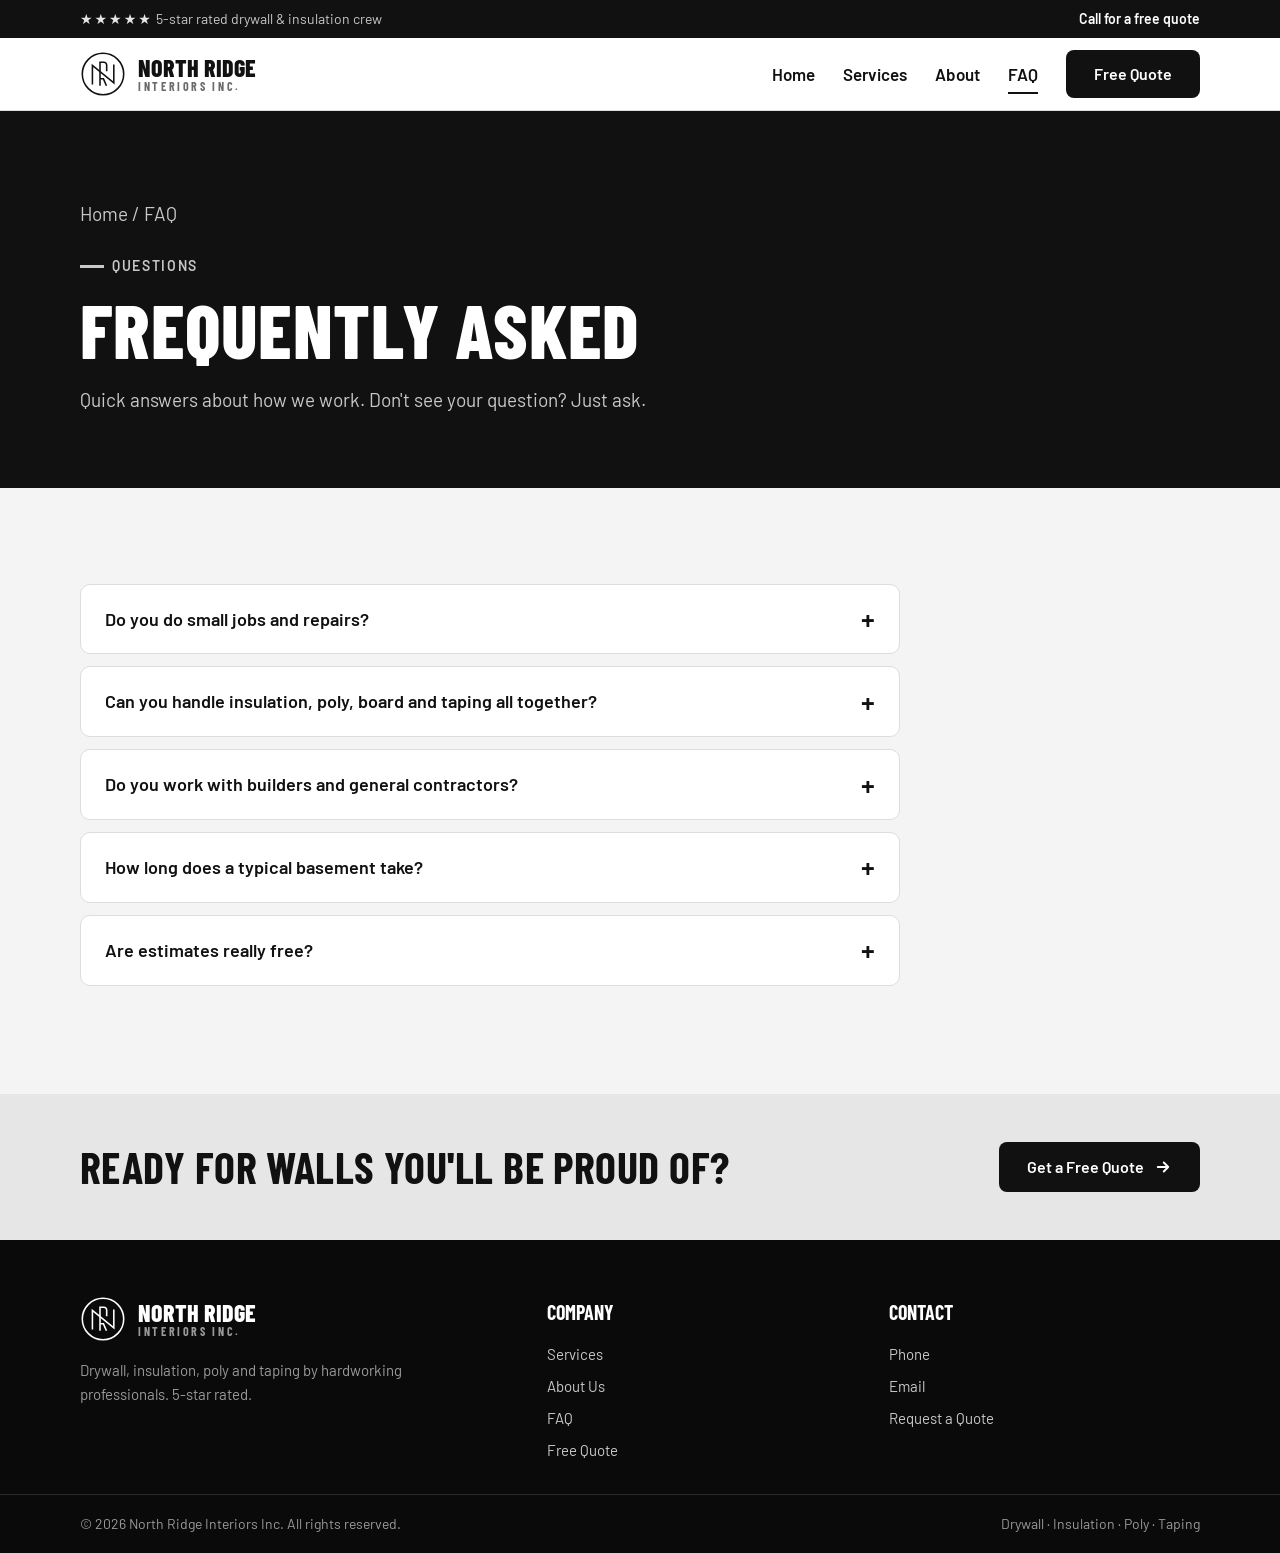
<file: projects/northridge-interiors/faq.html>
<!doctype html>
<html lang="en">
<head>
<meta charset="utf-8">
<meta name="viewport" content="width=device-width, initial-scale=1">
<title>FAQ | North Ridge Interiors Inc.</title>
<meta name="description" content="Answers to common questions about drywall, insulation, poly and taping projects with North Ridge Interiors Inc.">
<link rel="preconnect" href="https://fonts.googleapis.com">
<link rel="preconnect" href="https://fonts.gstatic.com" crossorigin>
<link href="https://fonts.googleapis.com/css2?family=Barlow+Condensed:wght@600;700;800&family=Barlow:wght@400;500;600&display=swap" rel="stylesheet">
<link rel="icon" href="data:image/svg+xml,%3Csvg xmlns='http://www.w3.org/2000/svg' viewBox='-50 -50 100 100'%3E%3Ccircle r='50' fill='%23111111'/%3E%3Cg fill='none' stroke='%23FFFFFF' stroke-width='6'%3E%3Ccircle r='42'/%3E%3Cpath d='M-23 21V-18.5L23.5 19.5V-19'/%3E%3Cpath d='M-6.5 25.5V-25.5H2a6 6 0 0 1 6 6V-6'/%3E%3Cpath d='M-6.5 10.5H1L7.5 25.5'/%3E%3C/g%3E%3C/svg%3E">
<link rel="stylesheet" href="styles.css">
</head>
<body>

<svg width="0" height="0" style="position:absolute" aria-hidden="true">
  <defs>
    <symbol id="i-logo" viewBox="-50 -50 100 100"><g fill="none" stroke="currentColor" stroke-width="3.4" stroke-linejoin="miter"><circle cx="0" cy="0" r="45"/><path d="M-23 21V-18.5L23.5 19.5V-19" stroke-linecap="square"/><path d="M-6.5 25.5V-25.5H2a6 6 0 0 1 6 6V-6"/><path d="M-6.5 10.5H1L7.5 25.5"/></g></symbol>
    <symbol id="i-star" viewBox="0 0 24 24"><path d="M12 2.5l2.94 6.1 6.56.9-4.78 4.6 1.17 6.5L12 17.4l-5.89 3.2 1.17-6.5L2.5 9.5l6.56-.9z"/></symbol>
    <symbol id="i-phone" viewBox="0 0 24 24" fill="none" stroke="currentColor" stroke-width="2" stroke-linecap="round" stroke-linejoin="round"><path d="M22 16.9v3a2 2 0 0 1-2.2 2 19.8 19.8 0 0 1-8.6-3.1 19.5 19.5 0 0 1-6-6A19.8 19.8 0 0 1 2.1 4.2 2 2 0 0 1 4.1 2h3a2 2 0 0 1 2 1.7c.1 1 .4 1.9.7 2.8a2 2 0 0 1-.5 2.1L8 9.9a16 16 0 0 0 6 6l1.3-1.3a2 2 0 0 1 2.1-.4c.9.3 1.8.6 2.8.7a2 2 0 0 1 1.7 2z"/></symbol>
    <symbol id="i-mail" viewBox="0 0 24 24" fill="none" stroke="currentColor" stroke-width="2" stroke-linecap="round" stroke-linejoin="round"><rect x="2" y="4" width="20" height="16" rx="2"/><path d="m22 7-10 6L2 7"/></symbol>
    <symbol id="i-pin" viewBox="0 0 24 24" fill="none" stroke="currentColor" stroke-width="2" stroke-linecap="round" stroke-linejoin="round"><path d="M20 10c0 6-8 12-8 12s-8-6-8-12a8 8 0 0 1 16 0z"/><circle cx="12" cy="10" r="3"/></symbol>
    <symbol id="i-clock" viewBox="0 0 24 24" fill="none" stroke="currentColor" stroke-width="2" stroke-linecap="round" stroke-linejoin="round"><circle cx="12" cy="12" r="10"/><path d="M12 6v6l4 2"/></symbol>
    <symbol id="i-check" viewBox="0 0 24 24" fill="none" stroke="currentColor" stroke-width="2.5" stroke-linecap="round" stroke-linejoin="round"><circle cx="12" cy="12" r="10"/><path d="m8 12 3 3 5-6"/></symbol>
    <symbol id="i-arrow" viewBox="0 0 24 24" fill="none" stroke="currentColor" stroke-width="2.5" stroke-linecap="round" stroke-linejoin="round"><path d="M5 12h14M13 6l6 6-6 6"/></symbol>
    <symbol id="i-insulation" viewBox="0 0 24 24" fill="none" stroke="currentColor" stroke-width="2" stroke-linecap="round" stroke-linejoin="round"><rect x="3" y="3" width="18" height="18" rx="1"/><path d="M3 8c3 0 3 3 6 3s3-3 6-3 3 3 6 3M3 14c3 0 3 3 6 3s3-3 6-3 3 3 6 3"/></symbol>
    <symbol id="i-poly" viewBox="0 0 24 24" fill="none" stroke="currentColor" stroke-width="2" stroke-linecap="round" stroke-linejoin="round"><path d="M4 3h16v18H4z"/><path d="M4 3l6 4v14M20 3l-5 5v13"/><path d="M10 12h5"/></symbol>
    <symbol id="i-board" viewBox="0 0 24 24" fill="none" stroke="currentColor" stroke-width="2" stroke-linecap="round" stroke-linejoin="round"><rect x="3" y="3" width="8" height="18"/><rect x="13" y="3" width="8" height="18"/><circle cx="7" cy="7" r=".6" fill="currentColor"/><circle cx="7" cy="12" r=".6" fill="currentColor"/><circle cx="7" cy="17" r=".6" fill="currentColor"/><circle cx="17" cy="7" r=".6" fill="currentColor"/><circle cx="17" cy="12" r=".6" fill="currentColor"/><circle cx="17" cy="17" r=".6" fill="currentColor"/></symbol>
    <symbol id="i-trowel" viewBox="0 0 24 24" fill="none" stroke="currentColor" stroke-width="2" stroke-linecap="round" stroke-linejoin="round"><path d="M3 14h13l3-3V8H6z"/><path d="M12 14v3a2 2 0 0 0 2 2h1"/><path d="M15 19h4v2h-4z"/></symbol>
    <symbol id="i-shield" viewBox="0 0 24 24" fill="none" stroke="currentColor" stroke-width="2" stroke-linecap="round" stroke-linejoin="round"><path d="M12 22s8-4 8-10V5l-8-3-8 3v7c0 6 8 10 8 10z"/><path d="m9 12 2 2 4-4"/></symbol>
    <symbol id="i-calendar" viewBox="0 0 24 24" fill="none" stroke="currentColor" stroke-width="2" stroke-linecap="round" stroke-linejoin="round"><rect x="3" y="4" width="18" height="18" rx="2"/><path d="M16 2v4M8 2v4M3 10h18"/></symbol>
    <symbol id="i-broom" viewBox="0 0 24 24" fill="none" stroke="currentColor" stroke-width="2" stroke-linecap="round" stroke-linejoin="round"><path d="m19 3-7 7"/><path d="M12 10 5 17l2 4 4-1 5-6z"/><path d="m9 15 2 2"/></symbol>
    <symbol id="i-dollar" viewBox="0 0 24 24" fill="none" stroke="currentColor" stroke-width="2" stroke-linecap="round" stroke-linejoin="round"><path d="M12 2v20M17 6H9.5a3.5 3.5 0 0 0 0 7h5a3.5 3.5 0 0 1 0 7H6"/></symbol>
  </defs>
</svg>

<div class="topbar">
  <div class="wrap">
    <span><span class="stars-inline" aria-hidden="true">★★★★★</span> <span class="hide-sm">5-star rated drywall &amp; insulation crew</span><span class="sr-only" style="position:absolute;left:-9999px">Rated 5 out of 5 stars</span></span>
    <span><a href="tel:" data-phone-link><span data-phone>Call for a free quote</span></a></span>
  </div>
</div>

<header class="nav">
  <div class="wrap">
    <a href="index.html" class="logo" aria-label="North Ridge Interiors Inc. home">
      <span class="logo-fallback"><svg class="logo-mark" aria-hidden="true"><use href="#i-logo"/></svg><span class="logo-text">North Ridge<small>Interiors Inc.</small></span></span>
    </a>
    <nav aria-label="Main">
      <button class="menu-btn" aria-label="Open menu" aria-expanded="false" aria-controls="nav-list">
        <svg viewBox="0 0 24 24" fill="none" stroke="currentColor" stroke-width="2.5" stroke-linecap="round"><path d="M3 6h18M3 12h18M3 18h18"/></svg>
      </button>
      <ul id="nav-list">
        <li><a class="link" href="index.html">Home</a></li>
        <li><a class="link" href="services.html">Services</a></li>
        <li><a class="link" href="about.html">About</a></li>
        <li><a class="link" href="faq.html" aria-current="page">FAQ</a></li>
        <li><a class="btn btn-primary" href="contact.html">Free Quote</a></li>
      </ul>
    </nav>
  </div>
</header>

<main id="top">
  <section class="page-hero">
    <div class="wrap">
      <p class="crumbs"><a href="index.html">Home</a> / FAQ</p>
      <span class="eyebrow">Questions</span>
      <h1>Frequently Asked</h1>
      <p>Quick answers about how we work. Don't see your question? Just ask.</p>
    </div>
  </section>

  <section class="block" id="faq">
    <div class="wrap">
      <div class="faq">
        <details><summary>Do you do small jobs and repairs?</summary><div class="answer">Yes. From a single patch or a basement room to a full house, we're happy to quote it.</div></details>
        <details><summary>Can you handle insulation, poly, board and taping all together?</summary><div class="answer">That's our specialty. One crew handles every stage, so there's no waiting between trades and no finger-pointing.</div></details>
        <details><summary>Do you work with builders and general contractors?</summary><div class="answer">Absolutely. We work directly with homeowners as well as builders, renovators and general contractors.</div></details>
        <details><summary>How long does a typical basement take?</summary><div class="answer">It depends on size and drying time for the mud, but most basements go from insulation to paint-ready in a matter of days to a couple of weeks. We'll give you a clear timeline with your quote.</div></details>
        <details><summary>Are estimates really free?</summary><div class="answer">Yes — free and no obligation. Send us the details below and we'll get back to you quickly.</div></details>
      </div>
    </div>
  </section>

  <section class="cta-band">
    <div class="wrap">
      <h2>Ready for walls you'll be proud of?</h2>
      <a href="contact.html" class="btn">Get a Free Quote <svg aria-hidden="true"><use href="#i-arrow"/></svg></a>
    </div>
  </section>
</main>

<footer>
  <div class="wrap">
    <div>
      <a href="index.html" class="logo" aria-label="North Ridge Interiors Inc. home">
        <span class="logo-fallback"><svg class="logo-mark" aria-hidden="true"><use href="#i-logo"/></svg><span class="logo-text">North Ridge<small>Interiors Inc.</small></span></span>
      </a>
      <p style="margin-top:16px;max-width:340px">Drywall, insulation, poly and taping by hardworking professionals. 5-star rated.</p>
    </div>
    <div>
      <h4>Company</h4>
      <ul><li><a href="services.html">Services</a></li><li><a href="about.html">About Us</a></li><li><a href="faq.html">FAQ</a></li><li><a href="contact.html">Free Quote</a></li></ul>
    </div>
    <div>
      <h4>Contact</h4>
      <ul><li><a href="tel:" data-phone-link data-phone>Phone</a></li><li><a href="mailto:" data-email-link data-email>Email</a></li><li><a href="contact.html">Request a Quote</a></li></ul>
    </div>
  </div>
  <div class="bottom"><div class="wrap"><span>© <span id="year"></span> North Ridge Interiors Inc. All rights reserved.</span><span>Drywall · Insulation · Poly · Taping</span></div></div>
</footer>

<div class="mobile-call">
  <a href="tel:" data-phone-link class="btn btn-ghost"><svg aria-hidden="true"><use href="#i-phone"/></svg>Call</a>
  <a href="contact.html" class="btn btn-primary">Free Quote</a>
</div>

<script src="site.js"></script>
</body>
</html>
</file>
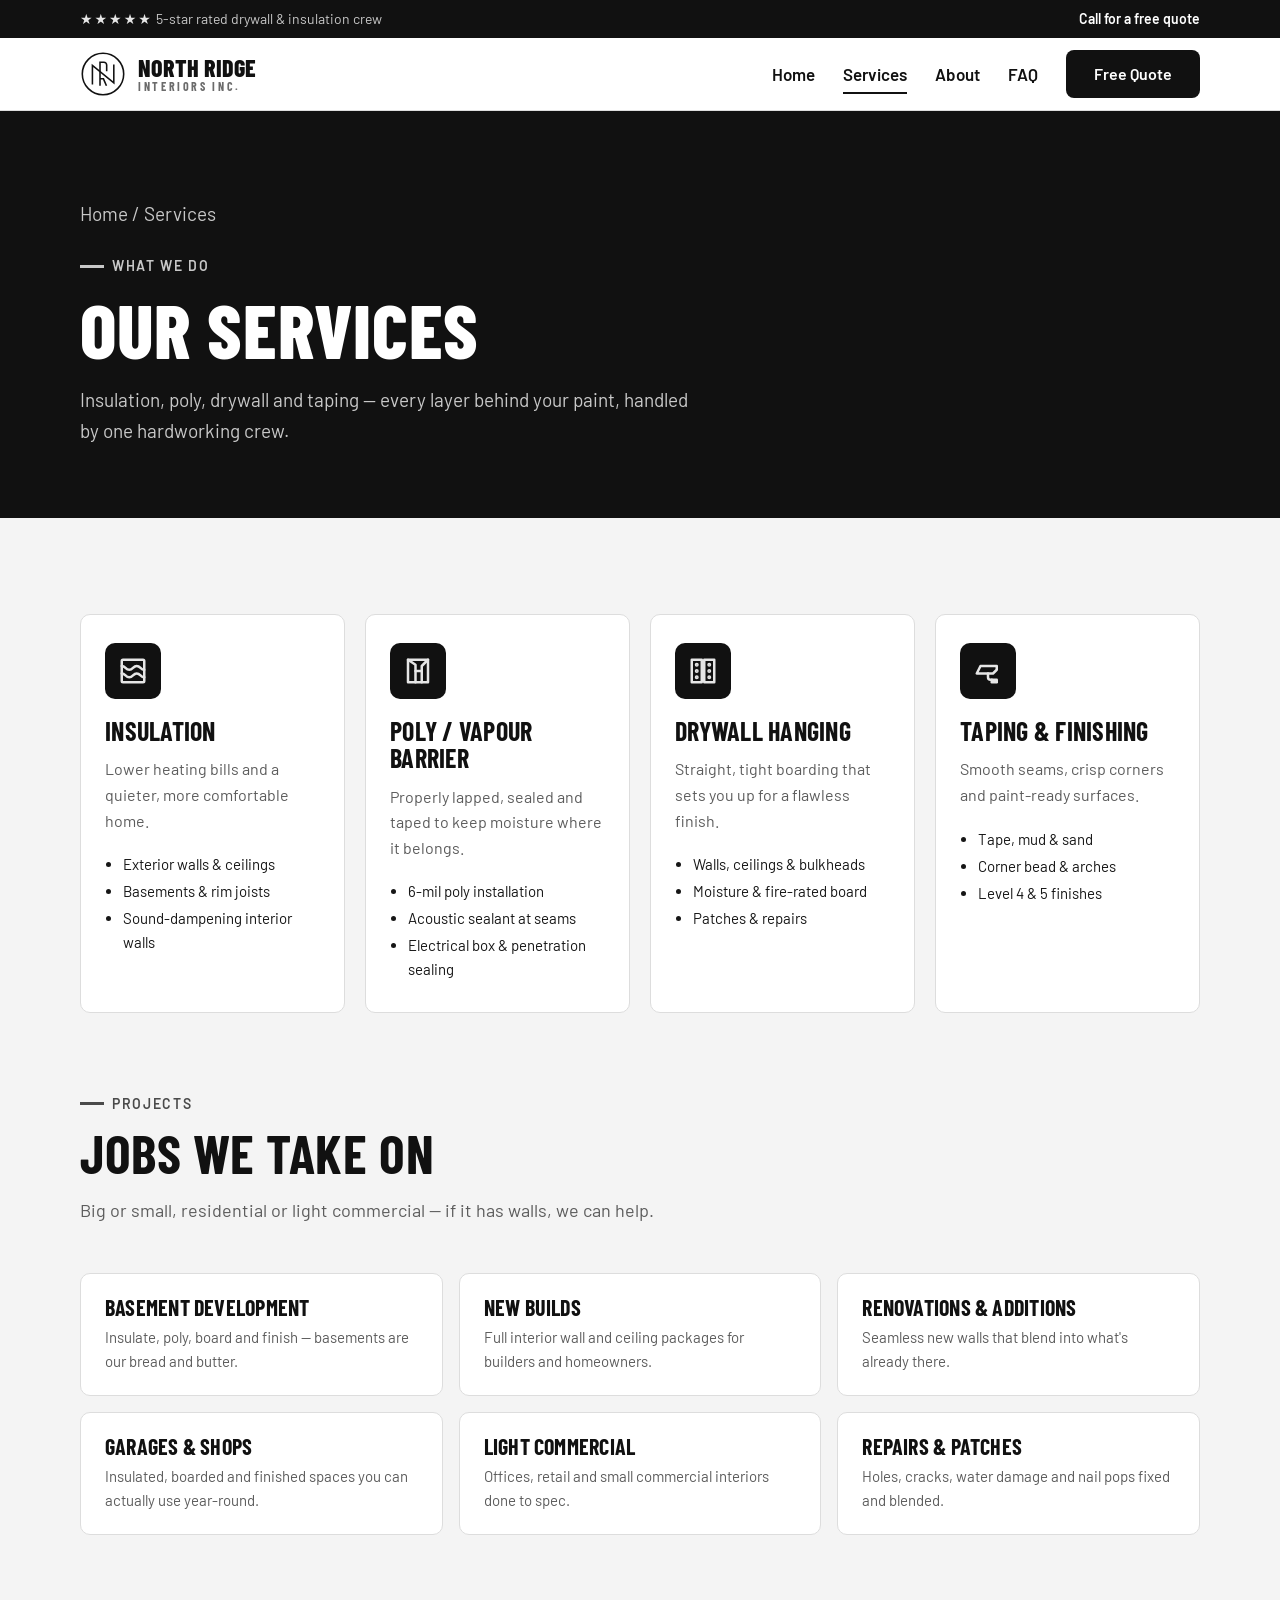
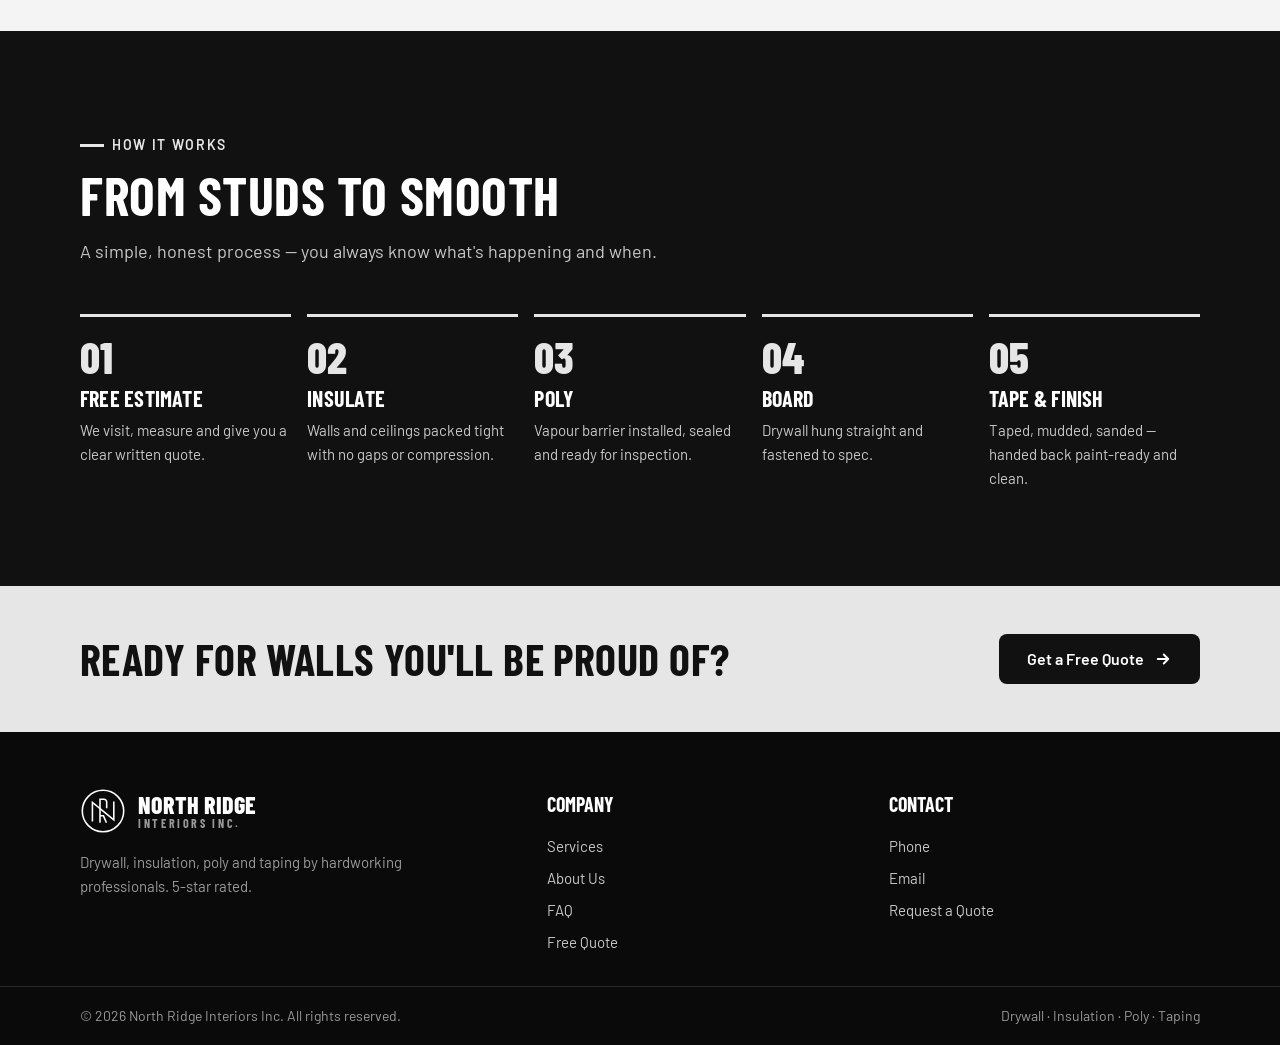
<file: projects/northridge-interiors/services.html>
<!doctype html>
<html lang="en">
<head>
<meta charset="utf-8">
<meta name="viewport" content="width=device-width, initial-scale=1">
<title>Services | North Ridge Interiors Inc.</title>
<meta name="description" content="Insulation, poly vapour barrier, drywall hanging, and taping &amp; finishing for basements, new builds, renovations, garages and light commercial.">
<link rel="preconnect" href="https://fonts.googleapis.com">
<link rel="preconnect" href="https://fonts.gstatic.com" crossorigin>
<link href="https://fonts.googleapis.com/css2?family=Barlow+Condensed:wght@600;700;800&family=Barlow:wght@400;500;600&display=swap" rel="stylesheet">
<link rel="icon" href="data:image/svg+xml,%3Csvg xmlns='http://www.w3.org/2000/svg' viewBox='-50 -50 100 100'%3E%3Ccircle r='50' fill='%23111111'/%3E%3Cg fill='none' stroke='%23FFFFFF' stroke-width='6'%3E%3Ccircle r='42'/%3E%3Cpath d='M-23 21V-18.5L23.5 19.5V-19'/%3E%3Cpath d='M-6.5 25.5V-25.5H2a6 6 0 0 1 6 6V-6'/%3E%3Cpath d='M-6.5 10.5H1L7.5 25.5'/%3E%3C/g%3E%3C/svg%3E">
<link rel="stylesheet" href="styles.css">
</head>
<body>

<svg width="0" height="0" style="position:absolute" aria-hidden="true">
  <defs>
    <symbol id="i-logo" viewBox="-50 -50 100 100"><g fill="none" stroke="currentColor" stroke-width="3.4" stroke-linejoin="miter"><circle cx="0" cy="0" r="45"/><path d="M-23 21V-18.5L23.5 19.5V-19" stroke-linecap="square"/><path d="M-6.5 25.5V-25.5H2a6 6 0 0 1 6 6V-6"/><path d="M-6.5 10.5H1L7.5 25.5"/></g></symbol>
    <symbol id="i-star" viewBox="0 0 24 24"><path d="M12 2.5l2.94 6.1 6.56.9-4.78 4.6 1.17 6.5L12 17.4l-5.89 3.2 1.17-6.5L2.5 9.5l6.56-.9z"/></symbol>
    <symbol id="i-phone" viewBox="0 0 24 24" fill="none" stroke="currentColor" stroke-width="2" stroke-linecap="round" stroke-linejoin="round"><path d="M22 16.9v3a2 2 0 0 1-2.2 2 19.8 19.8 0 0 1-8.6-3.1 19.5 19.5 0 0 1-6-6A19.8 19.8 0 0 1 2.1 4.2 2 2 0 0 1 4.1 2h3a2 2 0 0 1 2 1.7c.1 1 .4 1.9.7 2.8a2 2 0 0 1-.5 2.1L8 9.9a16 16 0 0 0 6 6l1.3-1.3a2 2 0 0 1 2.1-.4c.9.3 1.8.6 2.8.7a2 2 0 0 1 1.7 2z"/></symbol>
    <symbol id="i-mail" viewBox="0 0 24 24" fill="none" stroke="currentColor" stroke-width="2" stroke-linecap="round" stroke-linejoin="round"><rect x="2" y="4" width="20" height="16" rx="2"/><path d="m22 7-10 6L2 7"/></symbol>
    <symbol id="i-pin" viewBox="0 0 24 24" fill="none" stroke="currentColor" stroke-width="2" stroke-linecap="round" stroke-linejoin="round"><path d="M20 10c0 6-8 12-8 12s-8-6-8-12a8 8 0 0 1 16 0z"/><circle cx="12" cy="10" r="3"/></symbol>
    <symbol id="i-clock" viewBox="0 0 24 24" fill="none" stroke="currentColor" stroke-width="2" stroke-linecap="round" stroke-linejoin="round"><circle cx="12" cy="12" r="10"/><path d="M12 6v6l4 2"/></symbol>
    <symbol id="i-check" viewBox="0 0 24 24" fill="none" stroke="currentColor" stroke-width="2.5" stroke-linecap="round" stroke-linejoin="round"><circle cx="12" cy="12" r="10"/><path d="m8 12 3 3 5-6"/></symbol>
    <symbol id="i-arrow" viewBox="0 0 24 24" fill="none" stroke="currentColor" stroke-width="2.5" stroke-linecap="round" stroke-linejoin="round"><path d="M5 12h14M13 6l6 6-6 6"/></symbol>
    <symbol id="i-insulation" viewBox="0 0 24 24" fill="none" stroke="currentColor" stroke-width="2" stroke-linecap="round" stroke-linejoin="round"><rect x="3" y="3" width="18" height="18" rx="1"/><path d="M3 8c3 0 3 3 6 3s3-3 6-3 3 3 6 3M3 14c3 0 3 3 6 3s3-3 6-3 3 3 6 3"/></symbol>
    <symbol id="i-poly" viewBox="0 0 24 24" fill="none" stroke="currentColor" stroke-width="2" stroke-linecap="round" stroke-linejoin="round"><path d="M4 3h16v18H4z"/><path d="M4 3l6 4v14M20 3l-5 5v13"/><path d="M10 12h5"/></symbol>
    <symbol id="i-board" viewBox="0 0 24 24" fill="none" stroke="currentColor" stroke-width="2" stroke-linecap="round" stroke-linejoin="round"><rect x="3" y="3" width="8" height="18"/><rect x="13" y="3" width="8" height="18"/><circle cx="7" cy="7" r=".6" fill="currentColor"/><circle cx="7" cy="12" r=".6" fill="currentColor"/><circle cx="7" cy="17" r=".6" fill="currentColor"/><circle cx="17" cy="7" r=".6" fill="currentColor"/><circle cx="17" cy="12" r=".6" fill="currentColor"/><circle cx="17" cy="17" r=".6" fill="currentColor"/></symbol>
    <symbol id="i-trowel" viewBox="0 0 24 24" fill="none" stroke="currentColor" stroke-width="2" stroke-linecap="round" stroke-linejoin="round"><path d="M3 14h13l3-3V8H6z"/><path d="M12 14v3a2 2 0 0 0 2 2h1"/><path d="M15 19h4v2h-4z"/></symbol>
    <symbol id="i-shield" viewBox="0 0 24 24" fill="none" stroke="currentColor" stroke-width="2" stroke-linecap="round" stroke-linejoin="round"><path d="M12 22s8-4 8-10V5l-8-3-8 3v7c0 6 8 10 8 10z"/><path d="m9 12 2 2 4-4"/></symbol>
    <symbol id="i-calendar" viewBox="0 0 24 24" fill="none" stroke="currentColor" stroke-width="2" stroke-linecap="round" stroke-linejoin="round"><rect x="3" y="4" width="18" height="18" rx="2"/><path d="M16 2v4M8 2v4M3 10h18"/></symbol>
    <symbol id="i-broom" viewBox="0 0 24 24" fill="none" stroke="currentColor" stroke-width="2" stroke-linecap="round" stroke-linejoin="round"><path d="m19 3-7 7"/><path d="M12 10 5 17l2 4 4-1 5-6z"/><path d="m9 15 2 2"/></symbol>
    <symbol id="i-dollar" viewBox="0 0 24 24" fill="none" stroke="currentColor" stroke-width="2" stroke-linecap="round" stroke-linejoin="round"><path d="M12 2v20M17 6H9.5a3.5 3.5 0 0 0 0 7h5a3.5 3.5 0 0 1 0 7H6"/></symbol>
  </defs>
</svg>

<div class="topbar">
  <div class="wrap">
    <span><span class="stars-inline" aria-hidden="true">★★★★★</span> <span class="hide-sm">5-star rated drywall &amp; insulation crew</span><span class="sr-only" style="position:absolute;left:-9999px">Rated 5 out of 5 stars</span></span>
    <span><a href="tel:" data-phone-link><span data-phone>Call for a free quote</span></a></span>
  </div>
</div>

<header class="nav">
  <div class="wrap">
    <a href="index.html" class="logo" aria-label="North Ridge Interiors Inc. home">
      <span class="logo-fallback"><svg class="logo-mark" aria-hidden="true"><use href="#i-logo"/></svg><span class="logo-text">North Ridge<small>Interiors Inc.</small></span></span>
    </a>
    <nav aria-label="Main">
      <button class="menu-btn" aria-label="Open menu" aria-expanded="false" aria-controls="nav-list">
        <svg viewBox="0 0 24 24" fill="none" stroke="currentColor" stroke-width="2.5" stroke-linecap="round"><path d="M3 6h18M3 12h18M3 18h18"/></svg>
      </button>
      <ul id="nav-list">
        <li><a class="link" href="index.html">Home</a></li>
        <li><a class="link" href="services.html" aria-current="page">Services</a></li>
        <li><a class="link" href="about.html">About</a></li>
        <li><a class="link" href="faq.html">FAQ</a></li>
        <li><a class="btn btn-primary" href="contact.html">Free Quote</a></li>
      </ul>
    </nav>
  </div>
</header>

<main id="top">
  <section class="page-hero">
    <div class="wrap">
      <p class="crumbs"><a href="index.html">Home</a> / Services</p>
      <span class="eyebrow">What we do</span>
      <h1>Our Services</h1>
      <p>Insulation, poly, drywall and taping — every layer behind your paint, handled by one hardworking crew.</p>
    </div>
  </section>

  <section class="block" id="services" style="padding-bottom:48px">
    <div class="wrap">
      <div class="services">
        <article class="service reveal">
          <div class="icon"><svg aria-hidden="true"><use href="#i-insulation"/></svg></div>
          <h3>Insulation</h3>
          <p>Lower heating bills and a quieter, more comfortable home.</p>
          <ul><li>Exterior walls &amp; ceilings</li><li>Basements &amp; rim joists</li><li>Sound-dampening interior walls</li></ul>
        </article>
        <article class="service reveal">
          <div class="icon"><svg aria-hidden="true"><use href="#i-poly"/></svg></div>
          <h3>Poly / Vapour Barrier</h3>
          <p>Properly lapped, sealed and taped to keep moisture where it belongs.</p>
          <ul><li>6-mil poly installation</li><li>Acoustic sealant at seams</li><li>Electrical box &amp; penetration sealing</li></ul>
        </article>
        <article class="service reveal">
          <div class="icon"><svg aria-hidden="true"><use href="#i-board"/></svg></div>
          <h3>Drywall Hanging</h3>
          <p>Straight, tight boarding that sets you up for a flawless finish.</p>
          <ul><li>Walls, ceilings &amp; bulkheads</li><li>Moisture &amp; fire-rated board</li><li>Patches &amp; repairs</li></ul>
        </article>
        <article class="service reveal">
          <div class="icon"><svg aria-hidden="true"><use href="#i-trowel"/></svg></div>
          <h3>Taping &amp; Finishing</h3>
          <p>Smooth seams, crisp corners and paint-ready surfaces.</p>
          <ul><li>Tape, mud &amp; sand</li><li>Corner bead &amp; arches</li><li>Level 4 &amp; 5 finishes</li></ul>
        </article>
      </div>
    </div>
  </section>

  <section class="block" style="padding-top:24px">
    <div class="wrap">
      <div class="section-head reveal">
        <span class="eyebrow">Projects</span>
        <h2>Jobs We Take On</h2>
        <p>Big or small, residential or light commercial — if it has walls, we can help.</p>
      </div>
      <div class="types">
        <div class="type reveal"><h3>Basement Development</h3><p>Insulate, poly, board and finish — basements are our bread and butter.</p></div>
        <div class="type reveal"><h3>New Builds</h3><p>Full interior wall and ceiling packages for builders and homeowners.</p></div>
        <div class="type reveal"><h3>Renovations &amp; Additions</h3><p>Seamless new walls that blend into what's already there.</p></div>
        <div class="type reveal"><h3>Garages &amp; Shops</h3><p>Insulated, boarded and finished spaces you can actually use year-round.</p></div>
        <div class="type reveal"><h3>Light Commercial</h3><p>Offices, retail and small commercial interiors done to spec.</p></div>
        <div class="type reveal"><h3>Repairs &amp; Patches</h3><p>Holes, cracks, water damage and nail pops fixed and blended.</p></div>
      </div>
    </div>
  </section>

  <section class="block process-bg" id="process">
    <div class="wrap">
      <div class="section-head reveal">
        <span class="eyebrow">How it works</span>
        <h2>From Studs to Smooth</h2>
        <p>A simple, honest process — you always know what's happening and when.</p>
      </div>
      <ol class="steps" style="list-style:none;padding:0;margin:0">
        <li class="step reveal"><div class="num">01</div><h3>Free Estimate</h3><p>We visit, measure and give you a clear written quote.</p></li>
        <li class="step reveal"><div class="num">02</div><h3>Insulate</h3><p>Walls and ceilings packed tight with no gaps or compression.</p></li>
        <li class="step reveal"><div class="num">03</div><h3>Poly</h3><p>Vapour barrier installed, sealed and ready for inspection.</p></li>
        <li class="step reveal"><div class="num">04</div><h3>Board</h3><p>Drywall hung straight and fastened to spec.</p></li>
        <li class="step reveal"><div class="num">05</div><h3>Tape &amp; Finish</h3><p>Taped, mudded, sanded — handed back paint-ready and clean.</p></li>
      </ol>
    </div>
  </section>

  <section class="cta-band">
    <div class="wrap">
      <h2>Ready for walls you'll be proud of?</h2>
      <a href="contact.html" class="btn">Get a Free Quote <svg aria-hidden="true"><use href="#i-arrow"/></svg></a>
    </div>
  </section>
</main>

<footer>
  <div class="wrap">
    <div>
      <a href="index.html" class="logo" aria-label="North Ridge Interiors Inc. home">
        <span class="logo-fallback"><svg class="logo-mark" aria-hidden="true"><use href="#i-logo"/></svg><span class="logo-text">North Ridge<small>Interiors Inc.</small></span></span>
      </a>
      <p style="margin-top:16px;max-width:340px">Drywall, insulation, poly and taping by hardworking professionals. 5-star rated.</p>
    </div>
    <div>
      <h4>Company</h4>
      <ul><li><a href="services.html">Services</a></li><li><a href="about.html">About Us</a></li><li><a href="faq.html">FAQ</a></li><li><a href="contact.html">Free Quote</a></li></ul>
    </div>
    <div>
      <h4>Contact</h4>
      <ul><li><a href="tel:" data-phone-link data-phone>Phone</a></li><li><a href="mailto:" data-email-link data-email>Email</a></li><li><a href="contact.html">Request a Quote</a></li></ul>
    </div>
  </div>
  <div class="bottom"><div class="wrap"><span>© <span id="year"></span> North Ridge Interiors Inc. All rights reserved.</span><span>Drywall · Insulation · Poly · Taping</span></div></div>
</footer>

<div class="mobile-call">
  <a href="tel:" data-phone-link class="btn btn-ghost"><svg aria-hidden="true"><use href="#i-phone"/></svg>Call</a>
  <a href="contact.html" class="btn btn-primary">Free Quote</a>
</div>

<script src="site.js"></script>
</body>
</html>
</file>
<file: projects/cortez-salon/assets/css/styles.css>
/* Cortez Hair Salon — editorial luxury theme */
:root {
  --bone: #f5efe6;
  --paper: #fbf8f3;
  --ink: #1e1915;
  --ink-2: #4d443c;
  --ink-3: #6f645a;
  --line: #e0d5c7;
  --line-strong: #cbbba7;
  --bronze: #a67c52;
  --bronze-ink: #7a5532;
  --wine: #5b2333;
  --noir: #15110e;
  --noir-2: #221b16;
  --on-noir: #f1e8dc;
  --on-noir-2: #bfb2a3;
  --ok: #2f6b4a;
  --err: #a12d2d;

  --serif: "Cormorant Garamond", "Cormorant", Georgia, "Times New Roman", serif;
  --sans: "Jost", "Helvetica Neue", Arial, sans-serif;

  --wrap: 1240px;
  --gutter: clamp(16px, 4vw, 48px);
  --sec: clamp(72px, 11vw, 150px);
  --radius: 2px;
  --ease: cubic-bezier(.2, .7, .1, 1);
  --shadow: 0 30px 60px -30px rgba(30, 25, 21, .35);
}

*, *::before, *::after { box-sizing: border-box; }
html { -webkit-text-size-adjust: 100%; scroll-behavior: smooth; }
body {
  margin: 0;
  background: var(--bone);
  color: var(--ink);
  font-family: var(--sans);
  font-weight: 300;
  font-size: 17px;
  line-height: 1.7;
  -webkit-font-smoothing: antialiased;
  text-rendering: optimizeLegibility;
  overflow-x: hidden;
}
body::before { /* paper grain */
  content: "";
  position: fixed; inset: 0;
  pointer-events: none; z-index: 100;
  opacity: .06;
  background-image: url("data:image/svg+xml,%3Csvg xmlns='http://www.w3.org/2000/svg' width='160' height='160'%3E%3Cfilter id='n'%3E%3CfeTurbulence type='fractalNoise' baseFrequency='.85' numOctaves='3' stitchTiles='stitch'/%3E%3C/filter%3E%3Crect width='100%25' height='100%25' filter='url(%23n)'/%3E%3C/svg%3E");
}
img, svg { display: block; max-width: 100%; }
a { color: inherit; text-decoration: none; }
button, input, select, textarea { font: inherit; color: inherit; }
::selection { background: var(--ink); color: var(--bone); }
:focus-visible { outline: 1.5px solid var(--bronze-ink); outline-offset: 4px; }

.wrap { width: 100%; max-width: var(--wrap); margin: 0 auto; padding: 0 var(--gutter); }
.sr-only { position: absolute; width: 1px; height: 1px; overflow: hidden; clip: rect(0 0 0 0); white-space: nowrap; }
.skip { position: absolute; left: 16px; top: -60px; z-index: 200; background: var(--ink); color: var(--bone); padding: 10px 16px; }
.skip:focus { top: 12px; }

/* ---------- Type ---------- */
h1, h2, h3, h4 { font-family: var(--serif); font-weight: 400; line-height: 1.02; margin: 0; letter-spacing: -.01em; }
.display { font-size: clamp(3.2rem, 9vw, 8.4rem); line-height: .92; letter-spacing: -.025em; }
.h1 { font-size: clamp(2.8rem, 7vw, 6rem); line-height: .95; letter-spacing: -.02em; }
.h2 { font-size: clamp(2.2rem, 4.6vw, 4rem); }
.h3 { font-size: clamp(1.6rem, 2.4vw, 2.1rem); }
em, .it { font-style: italic; font-weight: 300; }
.display em, .h1 em, .h2 em { color: var(--bronze-ink); }
p { margin: 0 0 1em; }
.lede { font-size: clamp(1.1rem, 1.6vw, 1.3rem); color: var(--ink-2); max-width: 36em; }
.eyebrow {
  font-family: var(--sans); font-size: .72rem; font-weight: 500;
  letter-spacing: .32em; text-transform: uppercase; color: var(--bronze-ink);
  display: inline-flex; align-items: center; gap: 14px; margin-bottom: 26px;
}
.eyebrow::before { content: ""; width: 34px; height: 1px; background: currentColor; }
.muted { color: var(--ink-3); }
.num { font-family: var(--serif); font-style: italic; color: var(--bronze-ink); font-size: 1.1rem; }

/* ---------- Buttons ---------- */
.btn {
  --bg: var(--ink); --fg: var(--bone);
  position: relative; display: inline-flex; align-items: center; justify-content: center; gap: 12px;
  min-height: 52px; padding: 0 30px;
  background: var(--bg); color: var(--fg); border: 1px solid var(--bg);
  font-size: .75rem; font-weight: 500; letter-spacing: .24em; text-transform: uppercase;
  cursor: pointer; overflow: hidden; isolation: isolate;
  transition: color .45s var(--ease), border-color .45s var(--ease);
}
.btn::after {
  content: ""; position: absolute; inset: 0; z-index: -1; background: var(--bronze-ink);
  transform: scaleY(0); transform-origin: bottom; transition: transform .45s var(--ease);
}
.btn:hover::after { transform: scaleY(1); }
.btn:hover { border-color: var(--bronze-ink); }
.btn--ghost { --bg: transparent; --fg: var(--ink); border-color: var(--ink); }
.btn--ghost:hover { color: var(--bone); }
.btn--light { --bg: var(--on-noir); --fg: var(--noir); }
.btn--light:hover { color: var(--on-noir); }
.btn--sm { min-height: 42px; padding: 0 20px; font-size: .68rem; }
.btn[disabled] { opacity: .4; cursor: not-allowed; }
.btn[disabled]::after { display: none; }
.btn .arr { transition: transform .45s var(--ease); }
.btn:hover .arr { transform: translateX(4px); }
.link {
  display: inline-flex; gap: 10px; align-items: center;
  font-size: .75rem; font-weight: 500; letter-spacing: .24em; text-transform: uppercase;
  padding-bottom: 6px; background: linear-gradient(currentColor, currentColor) left bottom / 100% 1px no-repeat;
  transition: background-size .45s var(--ease), color .3s;
}
.link:hover { background-size: 30% 1px; color: var(--bronze-ink); }

/* ---------- Header ---------- */
.hdr {
  position: sticky; top: 0; z-index: 50;
  background: color-mix(in srgb, var(--bone) 86%, transparent);
  backdrop-filter: blur(14px) saturate(1.2); -webkit-backdrop-filter: blur(14px) saturate(1.2);
  border-bottom: 1px solid transparent; transition: border-color .4s, background .4s;
}
.hdr.is-scrolled { border-color: var(--line); }
.hdr__in { display: grid; grid-template-columns: 1fr auto 1fr; align-items: center; height: 84px; }
.brand { display: flex; flex-direction: column; align-items: center; line-height: 1; justify-self: center; }
.brand__name { font-family: var(--serif); font-size: 2rem; letter-spacing: .32em; padding-left: .32em; font-weight: 400; }
.brand__sub { font-size: .56rem; letter-spacing: .42em; padding-left: .42em; text-transform: uppercase; color: var(--ink-3); margin-top: 6px; }
.nav { display: flex; gap: clamp(18px, 2.4vw, 36px); }
.nav a {
  font-size: .72rem; font-weight: 400; letter-spacing: .2em; text-transform: uppercase; padding: 8px 0; position: relative;
}
.nav a::after { content: ""; position: absolute; left: 0; right: 0; bottom: 2px; height: 1px; background: currentColor; transform: scaleX(0); transform-origin: right; transition: transform .45s var(--ease); }
.nav a:hover::after, .nav a[aria-current="page"]::after { transform: scaleX(1); transform-origin: left; }
.nav a[aria-current="page"] { color: var(--bronze-ink); }
.hdr__right { justify-self: end; display: flex; align-items: center; gap: 20px; }
.hdr__phone { font-size: .78rem; letter-spacing: .08em; color: var(--ink-2); }
.burger { display: none; width: 44px; height: 44px; background: none; border: 0; cursor: pointer; position: relative; }
.burger span { position: absolute; left: 10px; right: 10px; height: 1px; background: var(--ink); transition: transform .4s var(--ease), top .4s var(--ease); }
.burger span:nth-child(1) { top: 18px; } .burger span:nth-child(2) { top: 26px; }
.menu-open .burger span:nth-child(1) { top: 22px; transform: rotate(45deg); }
.menu-open .burger span:nth-child(2) { top: 22px; transform: rotate(-45deg); }

.drawer {
  position: fixed; inset: 0; z-index: 40; background: var(--noir); color: var(--on-noir);
  padding: 120px var(--gutter) 40px; display: flex; flex-direction: column; justify-content: space-between;
  clip-path: inset(0 0 100% 0); transition: clip-path .7s var(--ease); visibility: hidden;
}
.menu-open .drawer { clip-path: inset(0 0 0 0); visibility: visible; }
.menu-open .hdr { background: transparent; border-color: transparent; color: var(--on-noir); }
.menu-open .hdr .burger span { background: var(--on-noir); }
.menu-open .hdr .brand__sub { color: var(--on-noir-2); }
.drawer nav { display: flex; flex-direction: column; }
.drawer nav a { font-family: var(--serif); font-size: clamp(2.6rem, 11vw, 4rem); line-height: 1.15; display: flex; gap: 18px; align-items: baseline; }
.drawer nav a small { font-family: var(--sans); font-size: .7rem; letter-spacing: .2em; color: var(--on-noir-2); }
.drawer__foot { display: flex; flex-direction: column; gap: 8px; color: var(--on-noir-2); font-size: .9rem; }

/* ---------- Sections ---------- */
.sec { padding: var(--sec) 0; position: relative; }
.sec--tight { padding: calc(var(--sec) * .6) 0; }
.sec--paper { background: var(--paper); }
.sec--noir { background: var(--noir); color: var(--on-noir); }
.sec--noir .lede, .sec--noir .muted { color: var(--on-noir-2); }
.sec--noir .eyebrow, .sec--noir .num, .sec--noir .h2 em, .sec--noir .h1 em { color: #d2a77b; }
.rule { height: 1px; background: var(--line); border: 0; margin: 0; }
.sec-head { display: grid; grid-template-columns: 1fr 1fr; gap: 40px; align-items: end; margin-bottom: clamp(48px, 7vw, 90px); }
.sec-head .lede { justify-self: end; margin: 0; }

/* ---------- Page hero (inner pages) ---------- */
.phero { padding: clamp(60px, 9vw, 120px) 0 clamp(50px, 7vw, 90px); border-bottom: 1px solid var(--line); position: relative; overflow: hidden; }
.phero__grid { display: grid; grid-template-columns: 1.3fr 1fr; gap: 40px; align-items: end; }
.phero .lede { margin: 0; }
.phero__idx { position: absolute; right: var(--gutter); top: 30px; font-family: var(--serif); font-style: italic; font-size: clamp(6rem, 18vw, 16rem); line-height: 1; color: transparent; -webkit-text-stroke: 1px var(--line-strong); pointer-events: none; opacity: .7; }

/* ---------- Home hero ---------- */
.hero { padding: clamp(36px, 6vw, 70px) 0 clamp(60px, 8vw, 110px); position: relative; }
.hero__grid { display: grid; grid-template-columns: 1.15fr .85fr; gap: clamp(32px, 6vw, 90px); align-items: center; }
.hero h1 { margin-bottom: 36px; }
.hero h1 .ln { display: block; overflow: hidden; }
.hero h1 .ln > span { display: inline-block; transform: translateY(105%); animation: rise 1.2s var(--ease) forwards; }
.hero h1 .ln:nth-child(2) > span { animation-delay: .12s; }
.hero h1 .ln:nth-child(3) > span { animation-delay: .24s; }
@keyframes rise { to { transform: none; } }
.hero__cta { display: flex; flex-wrap: wrap; gap: 18px 30px; align-items: center; margin-top: 40px; }
.hero__meta { display: flex; gap: clamp(24px, 4vw, 56px); margin-top: clamp(48px, 7vw, 80px); padding-top: 28px; border-top: 1px solid var(--line); }
.hero__meta div { display: flex; flex-direction: column; }
.hero__meta strong { font-family: var(--serif); font-weight: 400; font-size: 2.2rem; line-height: 1; }
.hero__meta span { font-size: .7rem; letter-spacing: .2em; text-transform: uppercase; color: var(--ink-3); margin-top: 8px; }
.hero__art { position: relative; }
.hero__badge {
  position: absolute; left: -46px; bottom: 60px; width: 132px; height: 132px; border-radius: 50%;
  background: var(--bone); display: grid; place-items: center; box-shadow: var(--shadow);
}
.hero__badge svg { position: absolute; inset: 8px; width: calc(100% - 16px); height: calc(100% - 16px); animation: spin 26s linear infinite; }
.hero__badge b { font-family: var(--serif); font-style: italic; font-weight: 400; font-size: 1.8rem; color: var(--bronze-ink); }
@keyframes spin { to { transform: rotate(360deg); } }

/* ---------- Arch art (generated strands) ---------- */
.arch { position: relative; border-radius: 999px 999px var(--radius) var(--radius); overflow: hidden; aspect-ratio: 3 / 4.3; background: var(--noir); box-shadow: var(--shadow); }
.arch--sq { border-radius: var(--radius); aspect-ratio: 4 / 5; }
.arch--wide { border-radius: var(--radius); aspect-ratio: 16 / 10; }
.arch .art, .art { position: absolute; inset: 0; width: 100%; height: 100%; }
.arch__frame { position: absolute; inset: 12px; border: 1px solid rgba(241, 232, 220, .28); border-radius: inherit; pointer-events: none; }
.arch__cap {
  position: absolute; left: 0; right: 0; bottom: 0; padding: 22px 24px; color: var(--on-noir);
  background: linear-gradient(transparent, rgba(10, 8, 6, .65)); display: flex; justify-content: space-between; align-items: end; gap: 12px;
}
.arch__cap b { font-family: var(--serif); font-weight: 400; font-size: 1.5rem; line-height: 1.1; }
.arch__cap small { font-size: .62rem; letter-spacing: .24em; text-transform: uppercase; color: var(--on-noir-2); white-space: nowrap; }
.strands g.sway { transform-origin: 50% 0; animation: sway 9s ease-in-out infinite alternate; }
.strands g.sway:nth-of-type(2n) { animation-duration: 12s; animation-delay: -3s; }
@keyframes sway { from { transform: skewX(-2.5deg) translateX(-1.5%); } to { transform: skewX(2.5deg) translateX(1.5%); } }

/* ---------- Marquee ---------- */
.marquee { border-block: 1px solid var(--line); overflow: hidden; padding: 26px 0; background: var(--paper); }
.marquee__track { display: flex; width: max-content; animation: marq 46s linear infinite; }
.marquee:hover .marquee__track { animation-play-state: paused; }
.marquee__track span { font-family: var(--serif); font-size: clamp(1.8rem, 3.6vw, 3rem); font-style: italic; font-weight: 300; padding: 0 28px; white-space: nowrap; display: flex; align-items: center; gap: 56px; }
.marquee__track span::after { content: "✦"; font-style: normal; font-size: .5em; color: var(--bronze); }
@keyframes marq { to { transform: translateX(-50%); } }

/* ---------- Intro / editorial ---------- */
.split { display: grid; grid-template-columns: 1fr 1fr; gap: clamp(40px, 8vw, 120px); align-items: center; }
.split--rev > :first-child { order: 2; }
.stack-art { position: relative; padding: 0 0 18% 14%; }
.stack-art .arch:last-child { position: absolute; width: 48%; left: 0; bottom: 0; border: 10px solid var(--bone); }
.pull { font-family: var(--serif); font-size: clamp(1.6rem, 2.6vw, 2.3rem); line-height: 1.25; font-weight: 300; margin: 0 0 32px; }
.sig { font-family: var(--serif); font-style: italic; font-size: 1.6rem; color: var(--bronze-ink); }

/* ---------- Service cards (home) ---------- */
.cards3 { display: grid; grid-template-columns: repeat(3, 1fr); gap: clamp(20px, 3vw, 40px); }
.scard { display: flex; flex-direction: column; gap: 22px; }
.scard .arch { transition: transform .8s var(--ease); }
.scard:hover .arch { transform: translateY(-8px); }
.scard__top { display: flex; justify-content: space-between; align-items: baseline; border-bottom: 1px solid var(--line); padding-bottom: 14px; }
.scard__top h3 { font-size: 1.9rem; }
.scard p { color: var(--ink-2); margin: 0; }

/* ---------- Ritual steps ---------- */
.steps { display: grid; grid-template-columns: repeat(4, 1fr); border-top: 1px solid rgba(241, 232, 220, .18); }
.step { padding: 40px 28px 10px 0; border-right: 1px solid rgba(241, 232, 220, .12); }
.step:not(:first-child) { padding-left: 28px; }
.step:last-child { border-right: 0; }
.step .num { font-size: 3.4rem; display: block; line-height: 1; margin-bottom: 26px; }
.step h3 { font-size: 1.7rem; margin-bottom: 12px; }
.step p { color: var(--on-noir-2); font-size: .98rem; }

/* ---------- Team ---------- */
.team { display: grid; grid-template-columns: repeat(3, 1fr); gap: clamp(28px, 4vw, 56px) clamp(20px, 3vw, 40px); }
.member { display: flex; flex-direction: column; gap: 18px; }
.member .arch { aspect-ratio: 3 / 4; }
.member__mono { position: absolute; inset: 0; display: grid; place-items: center; font-family: var(--serif); font-style: italic; font-size: clamp(4rem, 8vw, 6.4rem); color: rgba(241, 232, 220, .9); mix-blend-mode: soft-light; pointer-events: none; }
.member h3 { font-size: 2rem; }
.member__role { font-size: .72rem; letter-spacing: .22em; text-transform: uppercase; color: var(--bronze-ink); }
.member p { color: var(--ink-2); margin: 0; }
.member__foot { display: flex; justify-content: space-between; align-items: center; gap: 12px; padding-top: 14px; border-top: 1px solid var(--line); flex-wrap: wrap; }
.days { display: flex; gap: 6px; }
.days i { font-style: normal; font-size: .62rem; letter-spacing: .06em; width: 26px; height: 26px; border-radius: 50%; display: grid; place-items: center; border: 1px solid var(--line); color: var(--ink-3); }
.days i.on { background: var(--ink); color: var(--bone); border-color: var(--ink); }

/* ---------- Filters / chips ---------- */
.chips { display: flex; flex-wrap: wrap; gap: 10px; margin-bottom: 44px; }
.chip {
  min-height: 42px; padding: 0 20px; border: 1px solid var(--line-strong); background: transparent; cursor: pointer;
  font-size: .7rem; letter-spacing: .2em; text-transform: uppercase; border-radius: 999px; transition: all .3s var(--ease);
}
.chip:hover { border-color: var(--ink); }
.chip[aria-pressed="true"] { background: var(--ink); color: var(--bone); border-color: var(--ink); }

/* ---------- Service menu ---------- */
.menu-sec { display: grid; grid-template-columns: 300px 1fr; gap: clamp(30px, 6vw, 90px); padding: clamp(50px, 6vw, 80px) 0; border-top: 1px solid var(--line); }
.menu-sec:first-of-type { border-top: 0; }
.menu-sec__head { position: sticky; top: 120px; align-self: start; }
.menu-sec__head h2 { font-size: clamp(2.2rem, 3.4vw, 3rem); margin-bottom: 18px; }
.menu-sec__head .arch { margin-top: 28px; max-width: 220px; }
.svc { display: grid; grid-template-columns: 1fr auto; gap: 6px 30px; padding: 26px 0; border-bottom: 1px solid var(--line); align-items: baseline; }
.svc h3 { font-size: 1.75rem; display: flex; align-items: baseline; gap: 14px; flex-wrap: wrap; }
.svc h3 small { font-family: var(--sans); font-size: .66rem; letter-spacing: .2em; text-transform: uppercase; color: var(--ink-3); font-weight: 400; }
.svc__price { font-family: var(--serif); font-size: 1.7rem; white-space: nowrap; }
.svc__price small { font-family: var(--sans); font-size: .62rem; letter-spacing: .2em; text-transform: uppercase; color: var(--ink-3); margin-right: 6px; }
.svc p { grid-column: 1; color: var(--ink-2); margin: 0; max-width: 40em; }
.svc .link { grid-column: 2; justify-self: end; align-self: end; }

/* ---------- Gallery ---------- */
.masonry { columns: 3 300px; column-gap: clamp(16px, 2vw, 28px); }
.gitem { break-inside: avoid; margin-bottom: clamp(16px, 2vw, 28px); display: block; width: 100%; padding: 0; border: 0; background: none; cursor: zoom-in; text-align: left; }
.gitem .arch { transition: transform .8s var(--ease), filter .8s; }
.gitem:hover .arch { transform: scale(.985); }
.gitem.is-hidden { display: none; }
.lightbox { border: 0; padding: 0; max-width: min(1100px, 94vw); width: 100%; background: transparent; color: var(--on-noir); }
.lightbox::backdrop { background: rgba(12, 10, 8, .92); backdrop-filter: blur(6px); }
.lightbox__in { display: grid; grid-template-columns: 1.3fr 1fr; background: var(--noir); }
.lightbox__art { position: relative; aspect-ratio: 4 / 5; }
.lightbox__txt { padding: clamp(28px, 4vw, 56px); display: flex; flex-direction: column; justify-content: center; gap: 18px; }
.lightbox__txt h2 { font-size: clamp(2.2rem, 4vw, 3.4rem); }
.lightbox__txt p { color: var(--on-noir-2); }
.lightbox__nav { display: flex; gap: 10px; margin-top: 18px; }
.icon-btn { width: 48px; height: 48px; display: grid; place-items: center; border: 1px solid rgba(241, 232, 220, .3); background: none; color: inherit; cursor: pointer; border-radius: 50%; transition: background .3s, color .3s; }
.icon-btn:hover { background: var(--on-noir); color: var(--noir); }
.lightbox__close { position: absolute; top: 14px; right: 14px; z-index: 2; background: rgba(21, 17, 14, .6); }

/* ---------- Hours / visit ---------- */
.visit { display: grid; grid-template-columns: 1fr 1fr; gap: clamp(40px, 7vw, 100px); }
.hours { width: 100%; border-collapse: collapse; }
.hours th, .hours td { text-align: left; padding: 14px 0; border-bottom: 1px solid var(--line); font-weight: 300; }
.hours td { text-align: right; font-family: var(--serif); font-size: 1.2rem; }
.hours tr.today th, .hours tr.today td { color: var(--bronze-ink); font-weight: 500; }
.sec--noir .hours th, .sec--noir .hours td { border-color: rgba(241, 232, 220, .14); }
.sec--noir .hours tr.today th, .sec--noir .hours tr.today td { color: #d2a77b; }
.status { display: inline-flex; align-items: center; gap: 10px; font-size: .72rem; letter-spacing: .2em; text-transform: uppercase; margin-bottom: 18px; }
.status::before { content: ""; width: 8px; height: 8px; border-radius: 50%; background: var(--ink-3); }
.status.open::before { background: #4caf7a; box-shadow: 0 0 0 0 rgba(76, 175, 122, .6); animation: pulse 2s infinite; }
@keyframes pulse { 70% { box-shadow: 0 0 0 10px rgba(76, 175, 122, 0); } 100% { box-shadow: 0 0 0 0 rgba(76, 175, 122, 0); } }
.map { aspect-ratio: 4 / 3; width: 100%; border: 0; filter: grayscale(1) sepia(.25) contrast(1.05); }

/* ---------- CTA band ---------- */
.cta { text-align: center; position: relative; overflow: hidden; }
.cta .art { opacity: .55; }
.cta__in { position: relative; z-index: 1; display: flex; flex-direction: column; align-items: center; gap: 30px; }
.cta h2 { font-size: clamp(3rem, 8vw, 7rem); line-height: .95; }

/* ---------- Footer ---------- */
.ftr { background: var(--noir); color: var(--on-noir-2); padding: clamp(70px, 9vw, 110px) 0 36px; font-size: .95rem; }
.ftr__big { font-family: var(--serif); color: var(--on-noir); font-size: clamp(4rem, 15vw, 13rem); line-height: .8; letter-spacing: .12em; text-align: center; margin: 0 0 clamp(50px, 7vw, 90px); }
.ftr__grid { display: grid; grid-template-columns: 1.4fr 1fr 1fr 1fr; gap: 40px; padding-bottom: 50px; border-bottom: 1px solid rgba(241, 232, 220, .12); }
.ftr h4 { font-family: var(--sans); font-size: .68rem; letter-spacing: .26em; text-transform: uppercase; color: var(--on-noir); margin-bottom: 18px; font-weight: 500; }
.ftr ul { list-style: none; padding: 0; margin: 0; display: grid; gap: 8px; }
.ftr a:hover { color: var(--on-noir); }
.ftr__bottom { display: flex; justify-content: space-between; gap: 20px; flex-wrap: wrap; padding-top: 28px; font-size: .78rem; letter-spacing: .06em; }

/* ---------- Forms ---------- */
.field { display: flex; flex-direction: column; gap: 8px; }
.field label, .flabel { font-size: .68rem; letter-spacing: .22em; text-transform: uppercase; color: var(--ink-2); font-weight: 500; }
.input {
  width: 100%; min-height: 54px; padding: 14px 0; background: transparent; border: 0; border-bottom: 1px solid var(--line-strong);
  border-radius: 0; font-size: 1.05rem; transition: border-color .3s;
}
textarea.input { min-height: 130px; resize: vertical; }
.input:focus { outline: none; border-color: var(--ink); }
.input::placeholder { color: #a99d90; }
.field.has-error .input { border-color: var(--err); }
.err { color: var(--err); font-size: .82rem; min-height: 1.2em; }
.grid2 { display: grid; grid-template-columns: 1fr 1fr; gap: 28px 32px; }
.form-ok { padding: 28px; border: 1px solid var(--line-strong); background: var(--paper); }

/* ---------- Booking ---------- */
.book { display: grid; grid-template-columns: 1fr 360px; gap: clamp(30px, 5vw, 70px); align-items: start; }
.book > * { min-width: 0; }
.progress { display: flex; gap: 0; margin-bottom: 50px; border-bottom: 1px solid var(--line); counter-reset: s; overflow-x: auto; }
.progress li { list-style: none; flex: 1; min-width: 110px; padding: 0 0 16px; font-size: .66rem; letter-spacing: .2em; text-transform: uppercase; color: var(--ink-3); position: relative; counter-increment: s; }
.progress li::before { content: "0" counter(s); display: block; font-family: var(--serif); font-style: italic; font-size: 1.5rem; letter-spacing: 0; text-transform: none; margin-bottom: 4px; }
.progress li::after { content: ""; position: absolute; left: 0; right: 0; bottom: -1px; height: 2px; background: var(--ink); transform: scaleX(0); transform-origin: left; transition: transform .6s var(--ease); }
.progress li.done, .progress li.cur { color: var(--ink); }
.progress li.done::after, .progress li.cur::after { transform: scaleX(1); }
.progress { padding-left: 0; margin-top: 0; }
.bstep { display: none; animation: fadeUp .6s var(--ease); }
.bstep.cur { display: block; }
@keyframes fadeUp { from { opacity: 0; transform: translateY(14px); } }
.bstep h2 { font-size: clamp(2rem, 3.6vw, 3rem); margin-bottom: 10px; }
.bstep > p { color: var(--ink-2); margin-bottom: 34px; }
.opts { display: grid; gap: 0; }
.opt-group { margin-bottom: 34px; }
.opt-group > .flabel { display: block; margin-bottom: 6px; }
.opt { display: grid; grid-template-columns: 26px 1fr auto; gap: 18px; align-items: center; padding: 18px 4px; border-bottom: 1px solid var(--line); cursor: pointer; transition: background .3s; }
.opt:hover { background: rgba(255, 255, 255, .45); }
.opt input { appearance: none; -webkit-appearance: none; width: 22px; height: 22px; border: 1px solid var(--line-strong); border-radius: 50%; margin: 0; display: grid; place-items: center; cursor: pointer; }
.opt input[type="checkbox"] { border-radius: 3px; }
.opt input::after { content: ""; width: 10px; height: 10px; border-radius: inherit; background: var(--ink); transform: scale(0); transition: transform .25s var(--ease); }
.opt input:checked { border-color: var(--ink); }
.opt input:checked::after { transform: scale(1); }
.opt__t b { font-family: var(--serif); font-weight: 400; font-size: 1.4rem; display: block; line-height: 1.2; }
.opt__t small { color: var(--ink-3); font-size: .85rem; }
.opt__p { font-family: var(--serif); font-size: 1.3rem; text-align: right; }
.opt__p small { display: block; font-family: var(--sans); font-size: .62rem; letter-spacing: .18em; color: var(--ink-3); text-transform: uppercase; }
.opt.is-disabled { opacity: .4; pointer-events: none; }

.cal { border: 1px solid var(--line); background: var(--paper); padding: 22px; }
.cal__head { display: flex; justify-content: space-between; align-items: center; margin-bottom: 14px; }
.cal__head b { font-family: var(--serif); font-weight: 400; font-size: 1.6rem; }
.cal__head .icon-btn { border-color: var(--line-strong); width: 40px; height: 40px; }
.cal__head .icon-btn:hover { background: var(--ink); color: var(--bone); }
.cal__grid { display: grid; grid-template-columns: repeat(7, 1fr); gap: 4px; text-align: center; }
.cal__dow { font-size: .62rem; letter-spacing: .14em; text-transform: uppercase; color: var(--ink-3); padding: 6px 0; }
.cal__day { width: 100%; max-width: 54px; aspect-ratio: 1; justify-self: center; border: 1px solid transparent; background: none; cursor: pointer; font-family: var(--serif); font-size: 1.15rem; border-radius: 50%; transition: all .25s; }
.cal__day:hover:not([disabled]) { border-color: var(--ink); }
.cal__day[disabled] { color: #c3b8ab; cursor: default; text-decoration: line-through; text-decoration-color: rgba(0,0,0,.15); }
.cal__day.today { border-color: var(--line-strong); }
.cal__day[aria-pressed="true"] { background: var(--ink); color: var(--bone); }
.slots { display: grid; grid-template-columns: repeat(auto-fill, minmax(96px, 1fr)); gap: 8px; margin-top: 26px; }
.slot { min-height: 46px; border: 1px solid var(--line-strong); background: transparent; cursor: pointer; font-size: .9rem; letter-spacing: .04em; transition: all .25s; }
.slot:hover { border-color: var(--ink); }
.slot[aria-pressed="true"] { background: var(--ink); color: var(--bone); border-color: var(--ink); }
.slot[disabled] { opacity: .35; text-decoration: line-through; cursor: not-allowed; }
.bnav { display: flex; justify-content: space-between; gap: 16px; margin-top: 44px; flex-wrap: wrap; }

.summary { position: sticky; top: 110px; background: var(--noir); color: var(--on-noir); padding: 34px 30px; overflow: hidden; }
.summary .art { opacity: .35; }
.summary__in { position: relative; z-index: 1; }
.summary h3 { font-size: 1.9rem; margin-bottom: 22px; }
.summary dl { margin: 0; display: grid; gap: 0; }
.summary dt { font-size: .62rem; letter-spacing: .22em; text-transform: uppercase; color: var(--on-noir-2); padding-top: 14px; }
.summary dd { margin: 4px 0 0; padding-bottom: 14px; border-bottom: 1px solid rgba(241, 232, 220, .14); font-family: var(--serif); font-size: 1.25rem; line-height: 1.3; }
.summary__total { display: flex; justify-content: space-between; align-items: baseline; padding-top: 18px; }
.summary__total b { font-family: var(--serif); font-weight: 400; font-size: 2.2rem; }
.summary__note { font-size: .78rem; color: var(--on-noir-2); margin-top: 10px; }

.confirm { text-align: center; padding: clamp(30px, 5vw, 60px) 0; }
.confirm__seal { width: 110px; height: 110px; margin: 0 auto 30px; border-radius: 50%; border: 1px solid var(--bronze); display: grid; place-items: center; color: var(--bronze-ink); }
.confirm__seal svg { width: 42px; stroke-dasharray: 60; stroke-dashoffset: 60; animation: draw 1s .3s var(--ease) forwards; }
@keyframes draw { to { stroke-dashoffset: 0; } }
.confirm__ref { font-family: var(--serif); font-size: 1.5rem; letter-spacing: .14em; color: var(--bronze-ink); }
.confirm .bnav { justify-content: center; }

.mybook { margin-top: 70px; }
.mybook__item { display: grid; grid-template-columns: 1fr auto; gap: 12px; padding: 20px 0; border-bottom: 1px solid var(--line); align-items: center; }
.mybook__item b { font-family: var(--serif); font-weight: 400; font-size: 1.35rem; display: block; }
.mybook__item small { color: var(--ink-3); }

/* ---------- FAQ ---------- */
.faq details { border-bottom: 1px solid var(--line); }
.faq summary { list-style: none; cursor: pointer; display: flex; justify-content: space-between; gap: 20px; align-items: center; padding: 26px 0; font-family: var(--serif); font-size: clamp(1.35rem, 2vw, 1.7rem); }
.faq summary::-webkit-details-marker { display: none; }
.faq summary i { width: 16px; height: 16px; position: relative; flex: none; }
.faq summary i::before, .faq summary i::after { content: ""; position: absolute; left: 0; right: 0; top: 50%; height: 1px; background: currentColor; transition: transform .4s var(--ease); }
.faq summary i::after { transform: rotate(90deg); }
.faq details[open] summary i::after { transform: rotate(0); }
.faq details p { color: var(--ink-2); padding: 0 0 26px; max-width: 46em; margin: 0; }

/* ---------- Toast ---------- */
.toast { position: fixed; left: 50%; bottom: 28px; transform: translate(-50%, 140%); background: var(--ink); color: var(--bone); padding: 16px 26px; z-index: 120; font-size: .9rem; transition: transform .5s var(--ease); max-width: calc(100vw - 32px); }
.toast.show { transform: translate(-50%, 0); }

/* ---------- Reveal ---------- */
.js .rv { opacity: 0; transform: translateY(30px); transition: opacity 1.1s var(--ease), transform 1.1s var(--ease); }
.js .rv.in { opacity: 1; transform: none; }
.js .rv-d1 { transition-delay: .1s; } .js .rv-d2 { transition-delay: .2s; } .js .rv-d3 { transition-delay: .3s; }
.js .rv-img { clip-path: inset(100% 0 0 0); transition: clip-path 1.4s var(--ease); }
.js .rv-img.in { clip-path: inset(0 0 0 0); }

/* ---------- Responsive ---------- */
@media (max-width: 1080px) {
  .nav, .hdr__phone { display: none; }
  .burger { display: block; }
  .hdr__in { grid-template-columns: 44px 1fr auto; }
  .hdr__in > .burger { grid-column: 1; grid-row: 1; }
  .brand { grid-column: 2; }
  .book { grid-template-columns: 1fr; }
  .summary { position: relative; top: 0; order: -1; }
  .ftr__grid { grid-template-columns: 1fr 1fr; }
  .steps { grid-template-columns: 1fr 1fr; }
  .step:nth-child(2) { border-right: 0; }
  .step:nth-child(3) { padding-left: 0; }
}
@media (max-width: 820px) {
  body { font-size: 16px; }
  .hero__grid, .split, .visit, .phero__grid, .sec-head, .menu-sec { grid-template-columns: 1fr; }
  .split--rev > :first-child { order: 0; }
  .sec-head .lede { justify-self: start; }
  .hero__art { max-width: 440px; margin: 0 auto; width: 88%; }
  .hero__badge { left: -24px; width: 104px; height: 104px; }
  .cards3, .team { grid-template-columns: 1fr; }
  .team { grid-template-columns: 1fr 1fr; }
  .menu-sec__head { position: static; }
  .menu-sec__head .arch { display: none; }
  .lightbox__in { grid-template-columns: 1fr; }
  .lightbox__art { aspect-ratio: 4 / 3.4; }
  .grid2 { grid-template-columns: 1fr; }
  .hdr__right .btn { padding: 0 16px; min-height: 40px; font-size: .62rem; letter-spacing: .18em; }
}
@media (max-width: 560px) {
  .team { grid-template-columns: 1fr; }
  .steps { grid-template-columns: 1fr; }
  .step, .step:not(:first-child) { padding: 30px 0 4px; border-right: 0; border-bottom: 1px solid rgba(241, 232, 220, .12); }
  .ftr__grid { grid-template-columns: 1fr; }
  .hero__meta { gap: 20px; }
  .hero__meta strong { font-size: 1.7rem; }
  .brand__name { font-size: 1.6rem; }
  .brand__sub { font-size: .5rem; letter-spacing: .3em; }
  .svc { grid-template-columns: 1fr; }
  .svc__price, .svc .link { grid-column: 1; justify-self: start; }
  .stack-art { padding: 0 0 22% 10%; }
  .hdr__right .btn .lbl-long { display: none; }
}
@media (prefers-reduced-motion: reduce) {
  *, *::before, *::after { animation-duration: .01ms !important; animation-iteration-count: 1 !important; transition-duration: .01ms !important; scroll-behavior: auto !important; }
  .js .rv, .js .rv-img { opacity: 1; transform: none; clip-path: none; }
  .marquee__track { animation: none; }
}
</file>
<file: projects/northridge-interiors/styles.css>
:root {
  --navy: #111111;
  --navy-2: #1E1E1E;
  --orange: #E6E6E6;
  --orange-dark: #4A4A4A;
  --bg: #F4F4F4;
  --card: #FFFFFF;
  --text: #161616;
  --muted: #5C5C5C;
  --border: #DDDDDD;
  --white: #FFFFFF;
  --radius: 10px;
  --max: 1160px;
}
*, *::before, *::after { box-sizing: border-box; }
html { scroll-behavior: smooth; scroll-padding-top: 80px; }
body {
  margin: 0; background: var(--bg); color: var(--text);
  font-family: "Barlow", system-ui, -apple-system, Segoe UI, sans-serif;
  font-size: 17px; line-height: 1.6;
}
h1, h2, h3, .display {
  font-family: "Barlow Condensed", "Barlow", sans-serif;
  line-height: 1.05; margin: 0; letter-spacing: .01em; text-transform: uppercase;
}
p { margin: 0; }
a { color: inherit; }
img, svg { display: block; }
[hidden] { display: none !important; }
.wrap { max-width: var(--max); margin: 0 auto; padding: 0 20px; }
.eyebrow {
  display: inline-flex; align-items: center; gap: 8px;
  font-weight: 600; font-size: 14px; letter-spacing: .12em; text-transform: uppercase;
  color: var(--orange-dark);
}
.eyebrow::before { content: ""; width: 24px; height: 3px; background: currentColor; }
:focus-visible { outline: 3px solid #8A8A8A; outline-offset: 3px; border-radius: 4px; }

/* Buttons */
.btn {
  display: inline-flex; align-items: center; justify-content: center; gap: 10px;
  padding: 14px 26px; border-radius: 8px; border: 2px solid transparent;
  font: 600 16px/1 "Barlow", sans-serif; text-decoration: none; cursor: pointer;
  transition: background .18s ease, color .18s ease, border-color .18s ease, transform .18s ease;
  min-height: 48px;
}
.btn-primary { background: var(--orange); color: var(--navy); }
.btn-primary:hover { background: var(--white); color: var(--navy); }
.btn-ghost { border-color: rgba(255,255,255,.5); color: var(--white); }
.btn-ghost:hover { border-color: var(--white); background: rgba(255,255,255,.08); }
.btn svg { width: 18px; height: 18px; }

/* Top bar + Nav */
.topbar { background: var(--navy); color: #C8C8C8; font-size: 14px; }
.topbar .wrap { display: flex; justify-content: space-between; gap: 16px; padding-top: 8px; padding-bottom: 8px; flex-wrap: wrap; }
.topbar a { text-decoration: none; color: var(--white); font-weight: 600; }
.stars-inline { color: var(--orange); letter-spacing: 2px; }

header.nav {
  position: sticky; top: 0; z-index: 50; background: var(--white);
  border-bottom: 1px solid var(--border);
}
header.nav .wrap { display: flex; align-items: center; justify-content: space-between; height: 72px; }
.logo { display: flex; align-items: center; gap: 12px; text-decoration: none; }
.logo-mark { width: 46px; height: 46px; flex: none; }
.logo-fallback { display: flex; align-items: center; gap: 12px; color: var(--navy); }
footer .logo-fallback { color: var(--white); }
.logo-text { font-family: "Barlow Condensed", sans-serif; font-weight: 800; font-size: 24px; text-transform: uppercase; line-height: 1; color: var(--navy); }
.logo-text small { display: block; font-size: 12px; letter-spacing: .22em; color: #6B6B6B; font-weight: 700; }
nav ul { list-style: none; display: flex; gap: 28px; margin: 0; padding: 0; align-items: center; }
nav a.link { text-decoration: none; font-weight: 600; color: var(--navy); padding: 8px 0; border-bottom: 2px solid transparent; transition: border-color .18s; }
nav a.link:hover { border-color: var(--navy); }
.menu-btn { display: none; background: none; border: 0; padding: 10px; cursor: pointer; color: var(--navy); }
.menu-btn svg { width: 28px; height: 28px; }

/* Hero */
.hero {
  position: relative; color: var(--white); overflow: hidden;
  background:
    linear-gradient(100deg, rgba(17,17,17,.97) 0%, rgba(17,17,17,.9) 45%, rgba(17,17,17,.6) 100%),
    repeating-linear-gradient(90deg, #2A2A2A 0 2px, transparent 2px 120px),
    repeating-linear-gradient(0deg, #2A2A2A 0 2px, transparent 2px 80px),
    var(--navy-2);
}
.hero .wrap { display: grid; grid-template-columns: 1.15fr .85fr; gap: 48px; align-items: center; padding-top: 88px; padding-bottom: 96px; }
.hero h1 { font-size: clamp(44px, 7vw, 84px); font-weight: 800; }
.hero h1 span { color: var(--orange); }
.hero p.lead { font-size: 20px; color: #D6D6D6; margin-top: 20px; max-width: 560px; }
.hero .ctas { display: flex; gap: 14px; flex-wrap: wrap; margin-top: 32px; }
.rating { display: flex; align-items: center; gap: 14px; margin-top: 36px; }
.rating .stars { display: flex; gap: 3px; }
.rating .stars svg { width: 22px; height: 22px; fill: var(--orange); }
.rating p { font-size: 15px; color: #C8C8C8; }
.rating strong { color: var(--white); }

.hero-card {
  background: var(--white); color: var(--text); border-radius: var(--radius);
  padding: 28px; border-top: 6px solid #8A8A8A;
}
.hero-card h2 { font-size: 30px; color: var(--navy); }
.hero-card p { color: var(--muted); margin: 6px 0 18px; font-size: 15px; }
.checklist { list-style: none; padding: 0; margin: 0; display: grid; gap: 12px; }
.checklist li { display: flex; gap: 12px; align-items: flex-start; font-weight: 500; }
.checklist svg { flex: none; width: 22px; height: 22px; color: var(--orange-dark); margin-top: 2px; }
.hero-card .btn { width: 100%; margin-top: 22px; background: var(--navy); color: var(--white); }
.hero-card .btn:hover, form.quote .btn-primary:hover, header.nav .btn-primary:hover { background: #333; color: var(--white); }
form.quote .btn-primary, header.nav .btn-primary { background: var(--navy); color: var(--white); }

/* Stats strip */
.stats { background: var(--orange); color: var(--navy); }
.stats .wrap { display: grid; grid-template-columns: repeat(4, 1fr); gap: 16px; padding-top: 28px; padding-bottom: 28px; }
.stat { text-align: center; }
.stat .display { font-size: 38px; font-weight: 800; }
.stat p { font-weight: 600; font-size: 15px; }

/* Sections */
section.block { padding: 96px 0; }
.section-head { max-width: 680px; margin-bottom: 48px; }
.section-head h2 { font-size: clamp(36px, 5vw, 54px); color: var(--navy); margin-top: 10px; }
.section-head p { color: var(--muted); margin-top: 14px; font-size: 18px; }

.services { display: grid; grid-template-columns: repeat(4, 1fr); gap: 20px; }
.service {
  background: var(--card); border: 1px solid var(--border); border-radius: var(--radius);
  padding: 28px 24px; display: flex; flex-direction: column; gap: 12px;
  transition: border-color .18s ease, transform .18s ease;
}
.service:hover { border-color: var(--navy); transform: translateY(-3px); }
.service .icon { width: 56px; height: 56px; border-radius: 10px; background: var(--navy); display: grid; place-items: center; }
.service .icon svg { width: 30px; height: 30px; color: var(--orange); }
.service h3 { font-size: 26px; color: var(--navy); margin-top: 6px; }
.service p { color: var(--muted); font-size: 16px; }
.service ul { margin: 4px 0 0; padding-left: 18px; color: var(--text); font-size: 15px; }
.service ul li { margin: 3px 0; }

/* Process */
.process-bg { background: var(--navy); color: var(--white); }
.process-bg .section-head h2 { color: var(--white); }
.process-bg .section-head p { color: #C8C8C8; }
.process-bg .eyebrow { color: var(--orange); }
.steps { display: grid; grid-template-columns: repeat(5, 1fr); gap: 16px; counter-reset: step; }
.step { border-top: 3px solid var(--orange); padding-top: 18px; }
.step .num { font-family: "Barlow Condensed", sans-serif; font-weight: 800; font-size: 44px; color: var(--orange); line-height: 1; }
.step h3 { font-size: 22px; margin: 8px 0 8px; }
.step p { color: #C8C8C8; font-size: 15px; }

/* Why */
.why { display: grid; grid-template-columns: 1fr 1fr; gap: 56px; align-items: center; }
.why-visual {
  aspect-ratio: 4/3.4; border-radius: var(--radius); background: var(--navy);
  position: relative; overflow: hidden;
}
.why-visual svg { width: 100%; height: 100%; }
.badge-5 {
  position: absolute; right: 20px; bottom: 20px; background: var(--white); border-radius: var(--radius);
  padding: 16px 20px; text-align: center; border-bottom: 5px solid var(--navy);
}
.badge-5 .display { font-size: 44px; color: var(--navy); font-weight: 800; }
.badge-5 .stars svg { width: 16px; height: 16px; fill: var(--navy); }
.badge-5 .stars { display: flex; gap: 2px; justify-content: center; margin: 4px 0; }
.badge-5 p { font-size: 13px; font-weight: 600; color: var(--muted); }
.values { display: grid; gap: 22px; margin-top: 28px; }
.value { display: flex; gap: 16px; }
.value .icon { flex: none; width: 46px; height: 46px; border-radius: 50%; background: #E8E8E8; display: grid; place-items: center; }
.value .icon svg { width: 22px; height: 22px; color: var(--orange-dark); }
.value h3 { font-size: 22px; color: var(--navy); }
.value p { color: var(--muted); font-size: 16px; margin-top: 2px; }

/* FAQ */
.faq { max-width: 820px; }
details {
  background: var(--card); border: 1px solid var(--border); border-radius: var(--radius);
  margin-bottom: 12px; overflow: hidden;
}
summary {
  cursor: pointer; padding: 20px 24px; font-weight: 600; font-size: 18px; color: var(--navy);
  list-style: none; display: flex; justify-content: space-between; align-items: center; gap: 16px;
}
summary::-webkit-details-marker { display: none; }
summary::after { content: "+"; font-size: 28px; color: var(--navy); line-height: 1; transition: transform .18s; }
details[open] summary::after { transform: rotate(45deg); }
details .answer { padding: 0 24px 22px; color: var(--muted); }

/* Quote / Contact */
.contact-grid { display: grid; grid-template-columns: .9fr 1.1fr; gap: 48px; }
.contact-info { background: var(--navy); color: var(--white); border-radius: var(--radius); padding: 40px; }
.contact-info h2 { font-size: 44px; }
.contact-info > p { color: #C8C8C8; margin-top: 14px; }
.contact-list { list-style: none; padding: 0; margin: 32px 0 0; display: grid; gap: 20px; }
.contact-list li { display: flex; gap: 14px; align-items: flex-start; }
.contact-list svg { width: 24px; height: 24px; color: var(--orange); flex: none; margin-top: 2px; }
.contact-list span { display: block; font-size: 13px; letter-spacing: .1em; text-transform: uppercase; color: #9A9A9A; }
.contact-list a, .contact-list strong { color: var(--white); text-decoration: none; font-weight: 600; font-size: 18px; }
.contact-list a:hover { text-decoration: underline; }

form.quote { background: var(--card); border: 1px solid var(--border); border-radius: var(--radius); padding: 36px; }
form.quote h3 { font-size: 30px; color: var(--navy); margin-bottom: 20px; }
.row { display: grid; grid-template-columns: 1fr 1fr; gap: 16px; }
.field { display: flex; flex-direction: column; gap: 6px; margin-bottom: 16px; }
.field label, fieldset legend { font-weight: 600; font-size: 15px; color: var(--navy); }
.req { color: #5C5C5C; }
input, select, textarea {
  font: inherit; font-size: 16px; padding: 12px 14px; border: 1.5px solid #C4C4C4; border-radius: 8px;
  background: var(--white); color: var(--text); min-height: 48px; width: 100%;
  transition: border-color .15s;
}
input:focus, select:focus, textarea:focus { outline: none; border-color: var(--navy); box-shadow: 0 0 0 3px rgba(17,17,17,.18); }
textarea { min-height: 120px; resize: vertical; }
.field.invalid input, .field.invalid select, .field.invalid textarea { border-color: #C2410C; }
.error { color: #B91C1C; font-size: 14px; min-height: 0; display: none; }
.field.invalid .error { display: block; }
fieldset { border: 0; padding: 0; margin: 0 0 16px; }
.chips { display: flex; flex-wrap: wrap; gap: 10px; margin-top: 8px; }
.chip input { position: absolute; opacity: 0; width: 1px; height: 1px; }
.chip span {
  display: inline-flex; align-items: center; padding: 10px 16px; border-radius: 999px; border: 1.5px solid #C4C4C4;
  cursor: pointer; font-weight: 500; font-size: 15px; transition: all .15s; min-height: 44px; user-select: none;
}
.chip input:checked + span { background: var(--navy); color: var(--white); border-color: var(--navy); }
.chip input:focus-visible + span { outline: 3px solid #8A8A8A; outline-offset: 2px; }
form.quote .btn { width: 100%; margin-top: 4px; }
.form-note { font-size: 13px; color: var(--muted); margin-top: 12px; text-align: center; }
.success {
  display: none; text-align: center; padding: 40px 10px;
}
.success svg { width: 64px; height: 64px; color: #15803D; margin: 0 auto 16px; }
.success h3 { margin-bottom: 10px; }
.success p { color: var(--muted); }
form.quote.sent .form-body { display: none; }
form.quote.sent .success { display: block; }

/* CTA band */
.cta-band { background: var(--orange); }
.cta-band .wrap { display: flex; align-items: center; justify-content: space-between; gap: 24px; padding-top: 48px; padding-bottom: 48px; flex-wrap: wrap; }
.cta-band h2 { font-size: clamp(30px, 4vw, 44px); color: var(--navy); }
.cta-band .btn { background: var(--navy); color: var(--white); }
.cta-band .btn:hover { background: #000000; }

footer { background: #0A0A0A; color: #9A9A9A; font-size: 15px; }
footer .wrap { display: grid; grid-template-columns: 1.4fr 1fr 1fr; gap: 32px; padding-top: 56px; padding-bottom: 32px; }
footer h4 { color: var(--white); font-family: "Barlow Condensed", sans-serif; text-transform: uppercase; font-size: 20px; margin: 0 0 14px; }
footer ul { list-style: none; margin: 0; padding: 0; display: grid; gap: 8px; }
footer a { text-decoration: none; color: #C8C8C8; }
footer a:hover { color: var(--white); text-decoration: underline; }
footer .logo-text { color: var(--white); }
footer .logo-text small { color: #9A9A9A; }
footer .bottom { border-top: 1px solid #2A2A2A; }
footer .bottom .wrap { display: flex; justify-content: space-between; padding-top: 18px; padding-bottom: 18px; grid-template-columns: none; flex-wrap: wrap; gap: 8px; font-size: 14px; }

/* Mobile call bar */
.mobile-call { display: none; }

/* Reveal */
.reveal { opacity: 0; transform: translateY(18px); transition: opacity .6s ease, transform .6s ease; }
.reveal.in { opacity: 1; transform: none; }

@media (prefers-reduced-motion: reduce) {
  html { scroll-behavior: auto; }
  .reveal { opacity: 1; transform: none; transition: none; }
  .service, .btn { transition: none; }
}

@media (max-width: 1024px) {
  .services { grid-template-columns: repeat(2, 1fr); }
  .steps { grid-template-columns: repeat(3, 1fr); row-gap: 32px; }
}
@media (max-width: 860px) {
  .hero .wrap, .why, .contact-grid { grid-template-columns: 1fr; }
  .hero .wrap { padding-top: 56px; padding-bottom: 64px; gap: 36px; }
  .stats .wrap { grid-template-columns: repeat(2, 1fr); }
  footer .wrap { grid-template-columns: 1fr; }
  .menu-btn { display: block; }
  nav ul {
    position: absolute; top: 72px; left: 0; right: 0; background: var(--white);
    flex-direction: column; align-items: stretch; gap: 0; padding: 8px 16px 20px;
    border-bottom: 1px solid var(--border); display: none;
  }
  nav ul.open { display: flex; }
  nav a.link { display: block; padding: 14px 4px; border-bottom: 1px solid var(--border); }
  nav li .btn { width: 100%; margin-top: 14px; }
  section.block { padding: 72px 0; }
}
@media (max-width: 600px) {
  .wrap { padding: 0 16px; }
  .services, .steps, .row { grid-template-columns: 1fr; }
  .topbar .hide-sm { display: none; }
  .contact-info, form.quote { padding: 26px 20px; }
  .mobile-call {
    display: flex; position: fixed; left: 0; right: 0; bottom: 0; z-index: 60;
    background: var(--navy); padding: 10px 16px calc(10px + env(safe-area-inset-bottom)); gap: 10px;
  }
  .mobile-call .btn { flex: 1; padding: 12px; }
  body { padding-bottom: 70px; }
}

/* Multi-page additions */
nav a.link[aria-current="page"] { border-color: var(--navy); }
.page-hero { background: var(--navy); color: var(--white); }
.page-hero .wrap { padding-top: 72px; padding-bottom: 72px; }
.page-hero .eyebrow { color: #C8C8C8; }
.page-hero h1 { font-size: clamp(44px, 7vw, 76px); font-weight: 800; margin-top: 12px; }
.page-hero p { color: #C8C8C8; font-size: 19px; max-width: 620px; margin-top: 16px; }
.crumbs { font-size: 14px; color: #9A9A9A; margin-bottom: 18px; }
.crumbs a { color: #C8C8C8; text-decoration: none; }
.crumbs a:hover { color: var(--white); text-decoration: underline; }
.more-link { display: inline-flex; align-items: center; gap: 8px; margin-top: 36px; font-weight: 600; color: var(--navy); text-decoration: none; border-bottom: 2px solid var(--navy); padding-bottom: 2px; }
.more-link svg { width: 18px; height: 18px; }
.more-link:hover { gap: 12px; }
.types { display: grid; grid-template-columns: repeat(3, 1fr); gap: 16px; }
.type { background: var(--card); border: 1px solid var(--border); border-radius: var(--radius); padding: 22px 24px; }
.type h3 { font-size: 22px; color: var(--navy); }
.type p { color: var(--muted); font-size: 15px; margin-top: 6px; }
.prose { max-width: 760px; display: grid; gap: 18px; font-size: 18px; color: #333; }
@media (max-width: 860px) { .types { grid-template-columns: 1fr 1fr; } }
@media (max-width: 600px) { .types { grid-template-columns: 1fr; } .page-hero .wrap { padding-top: 52px; padding-bottom: 52px; } }
</file>
